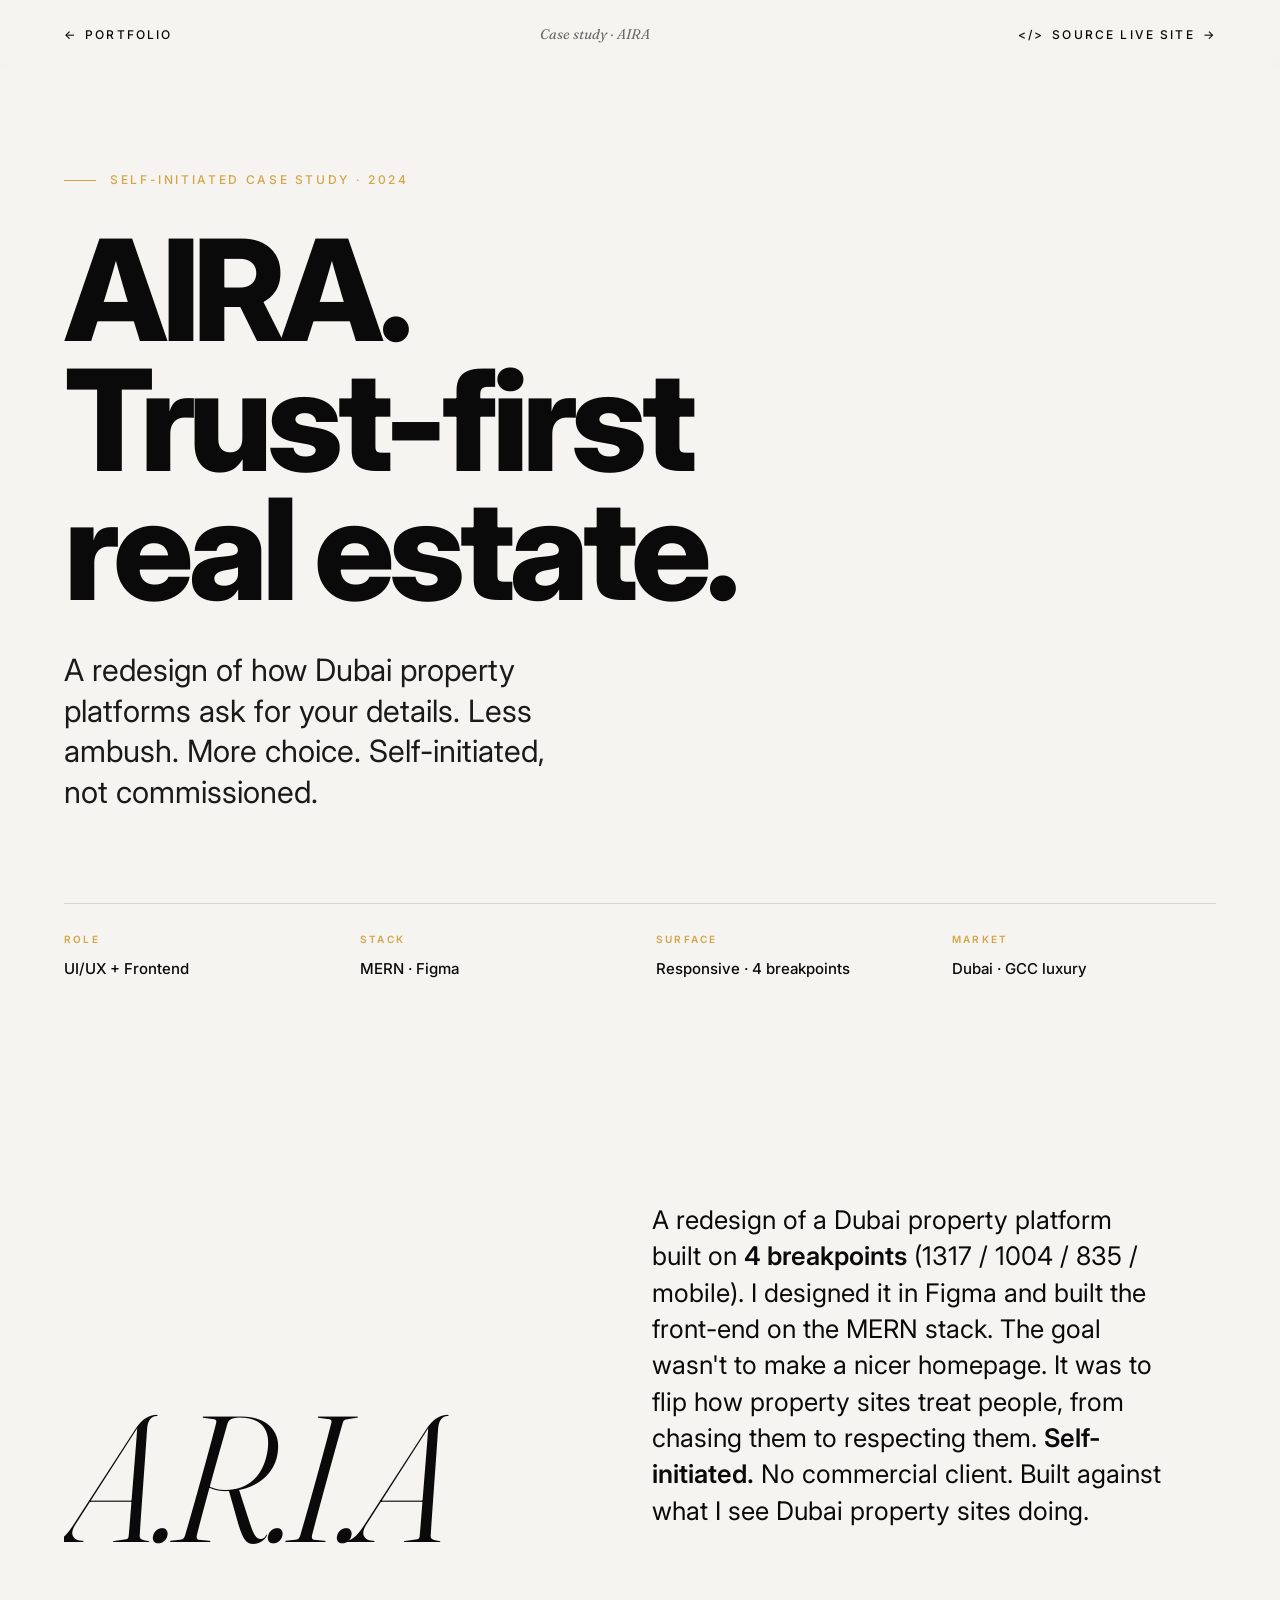
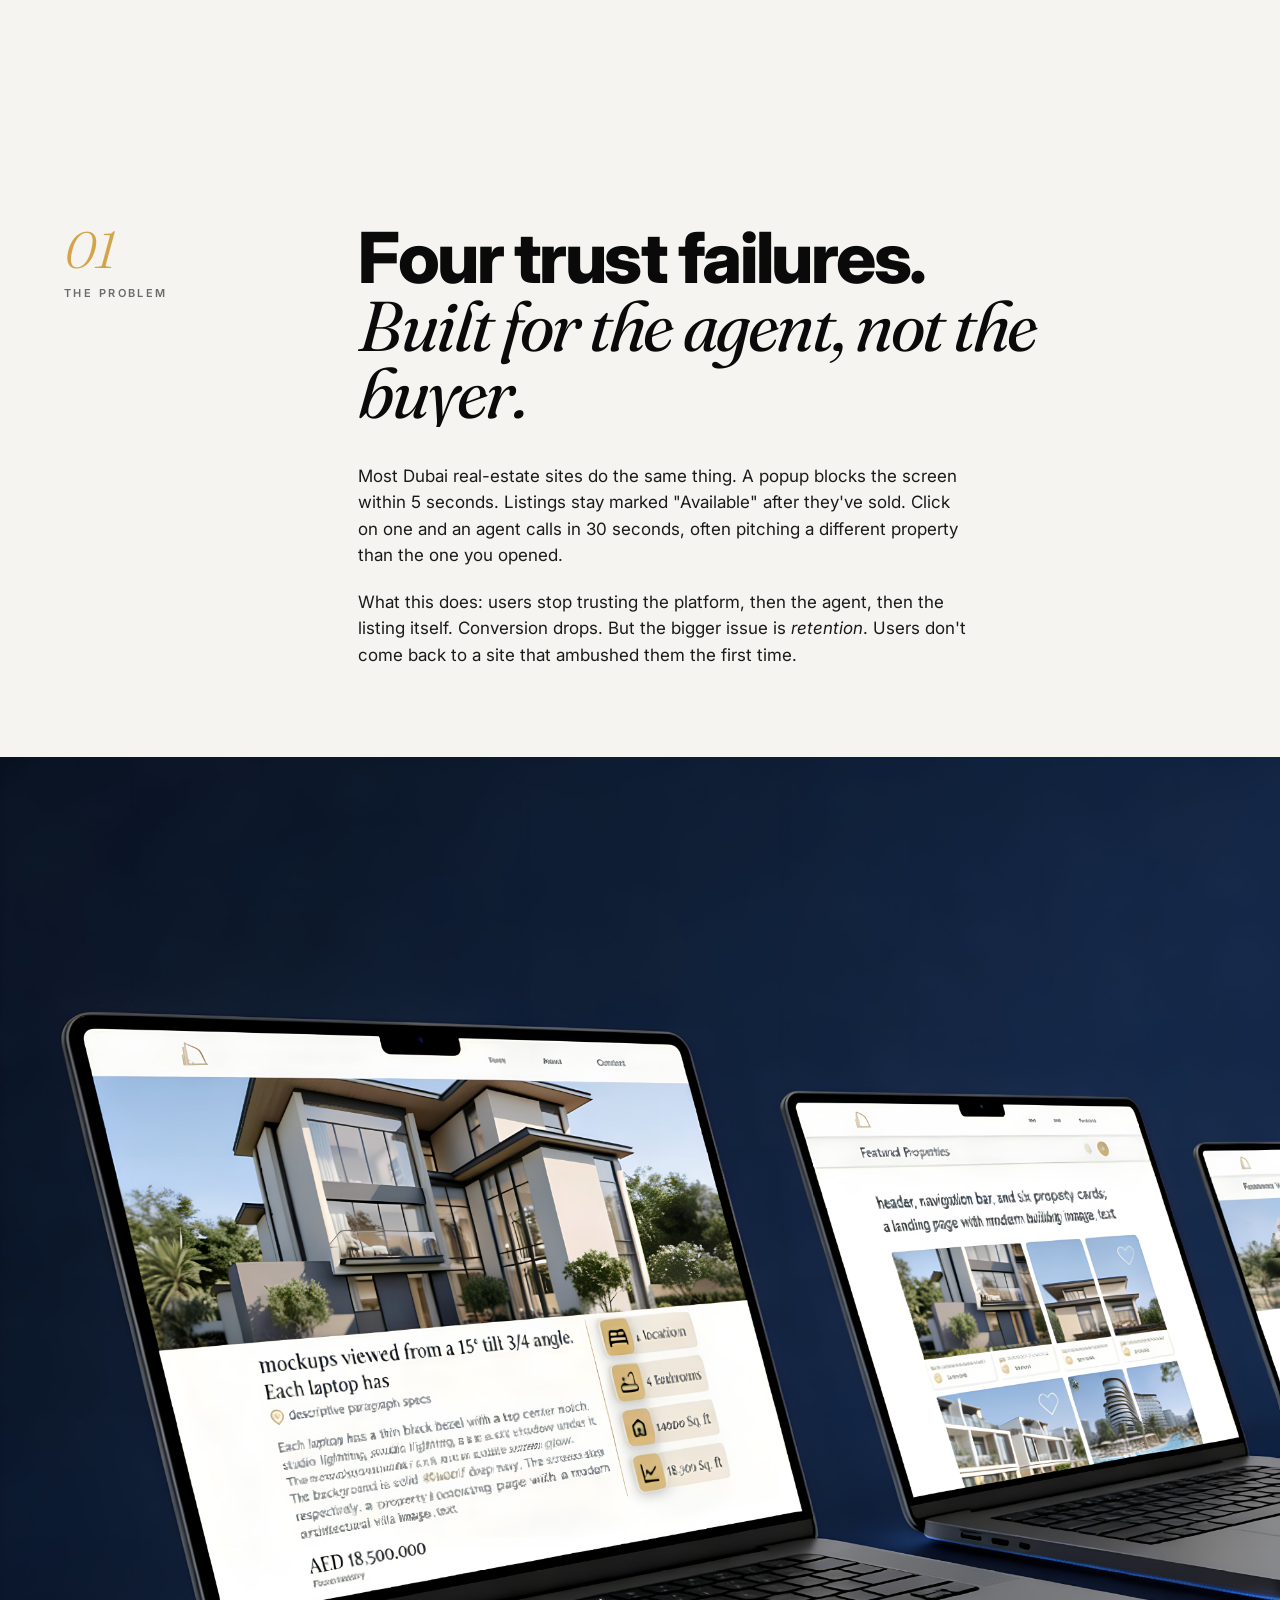
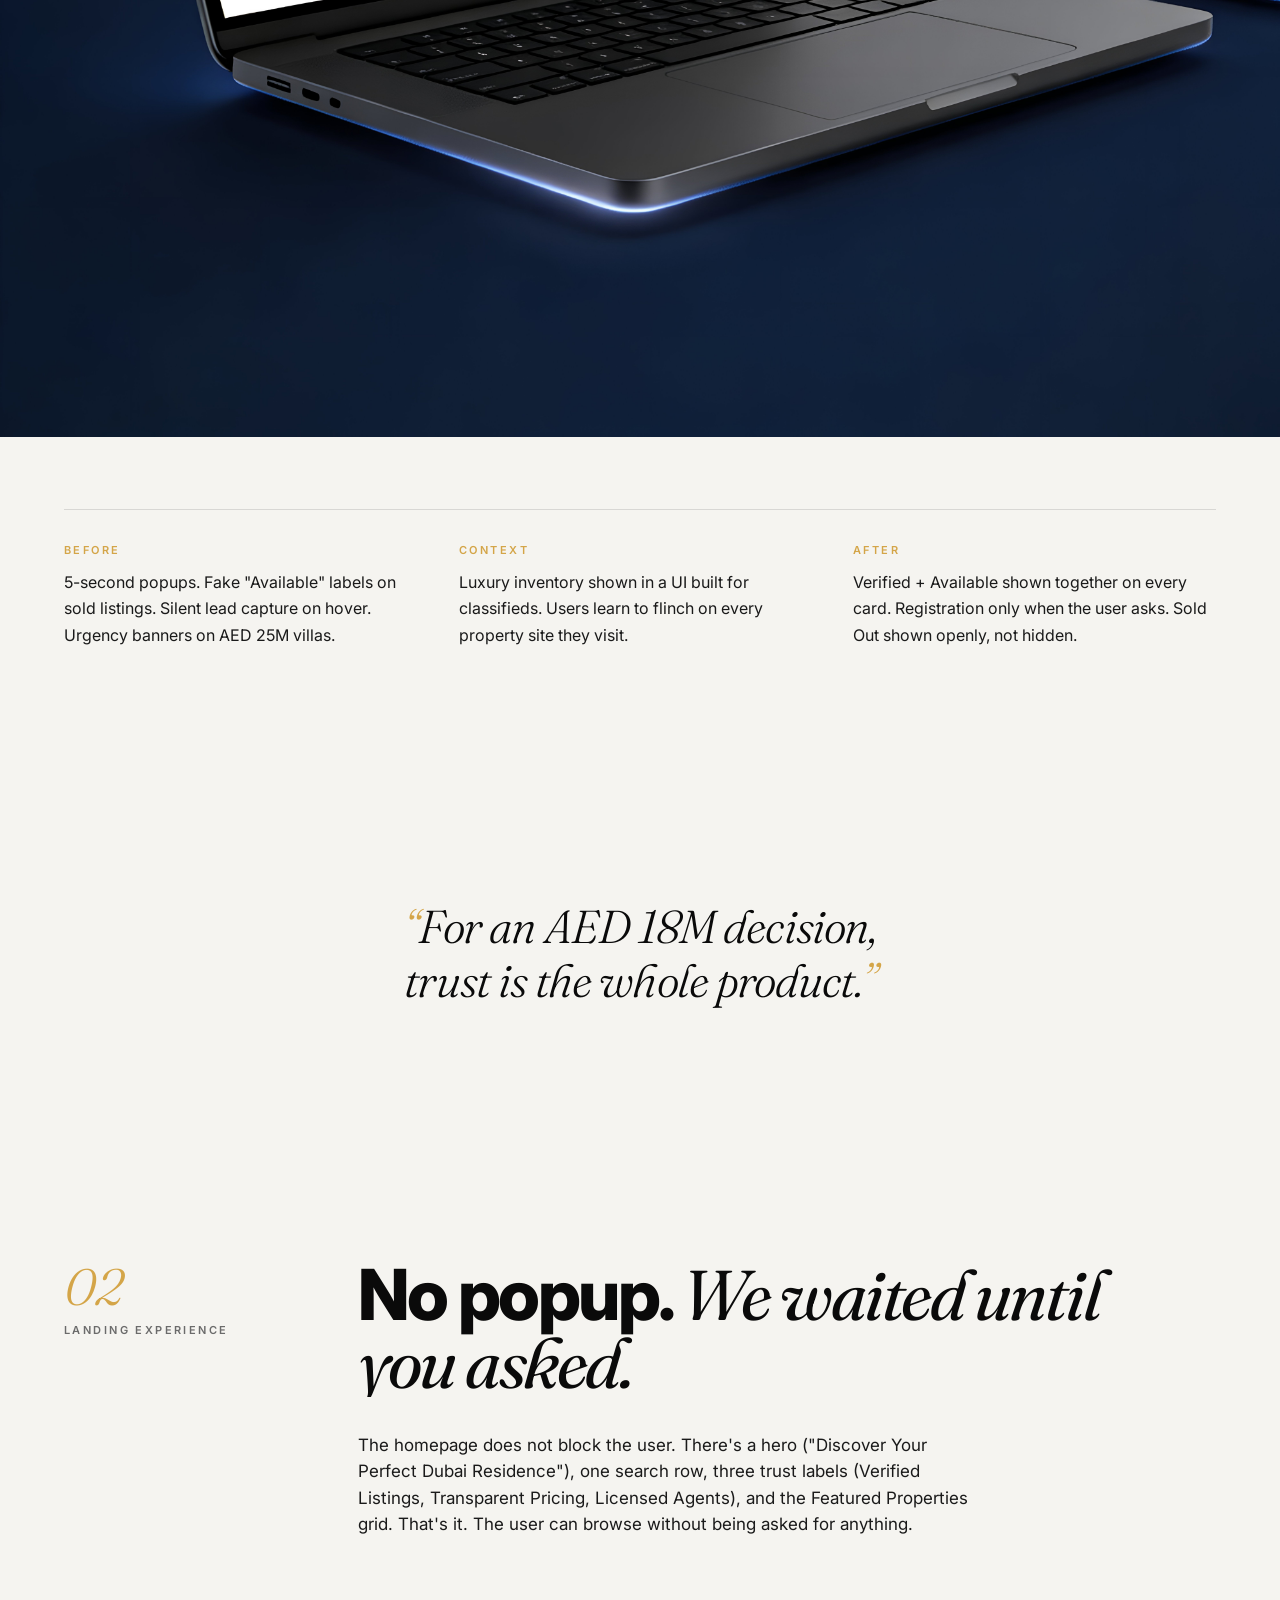
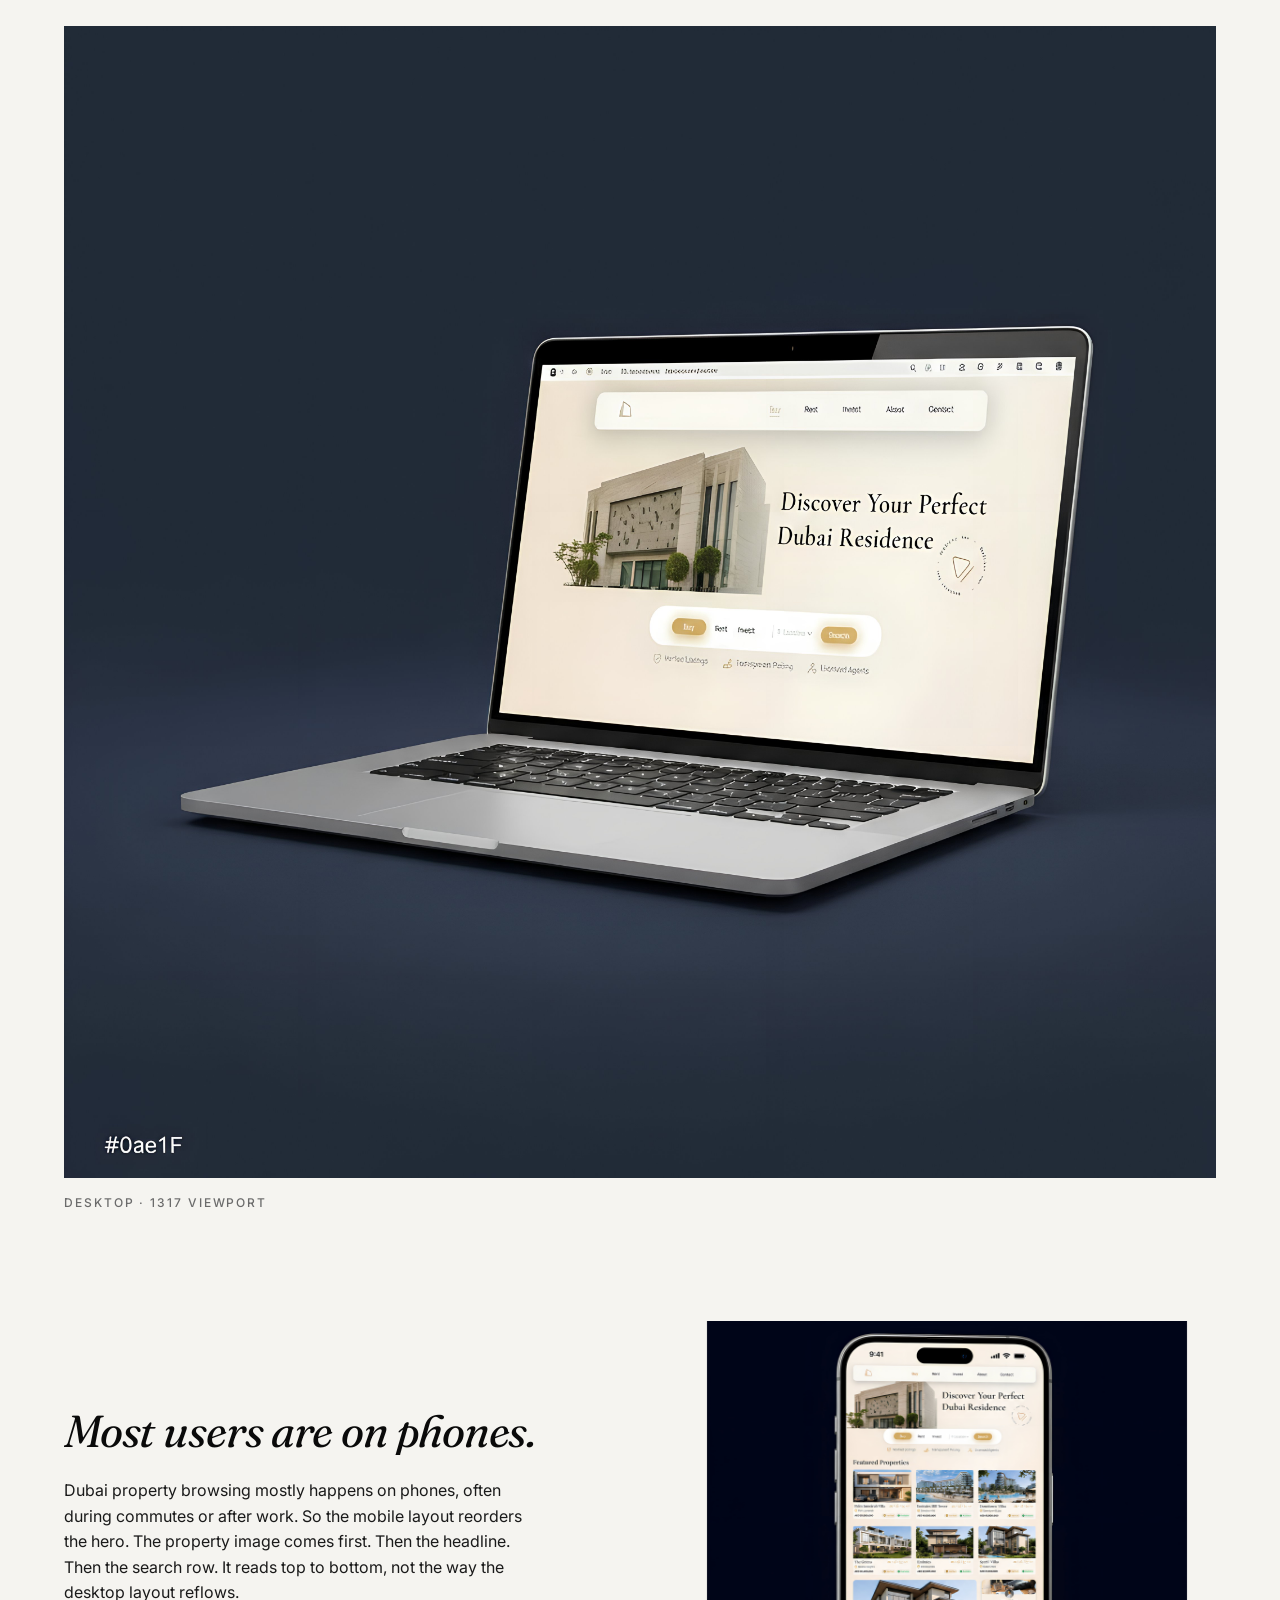
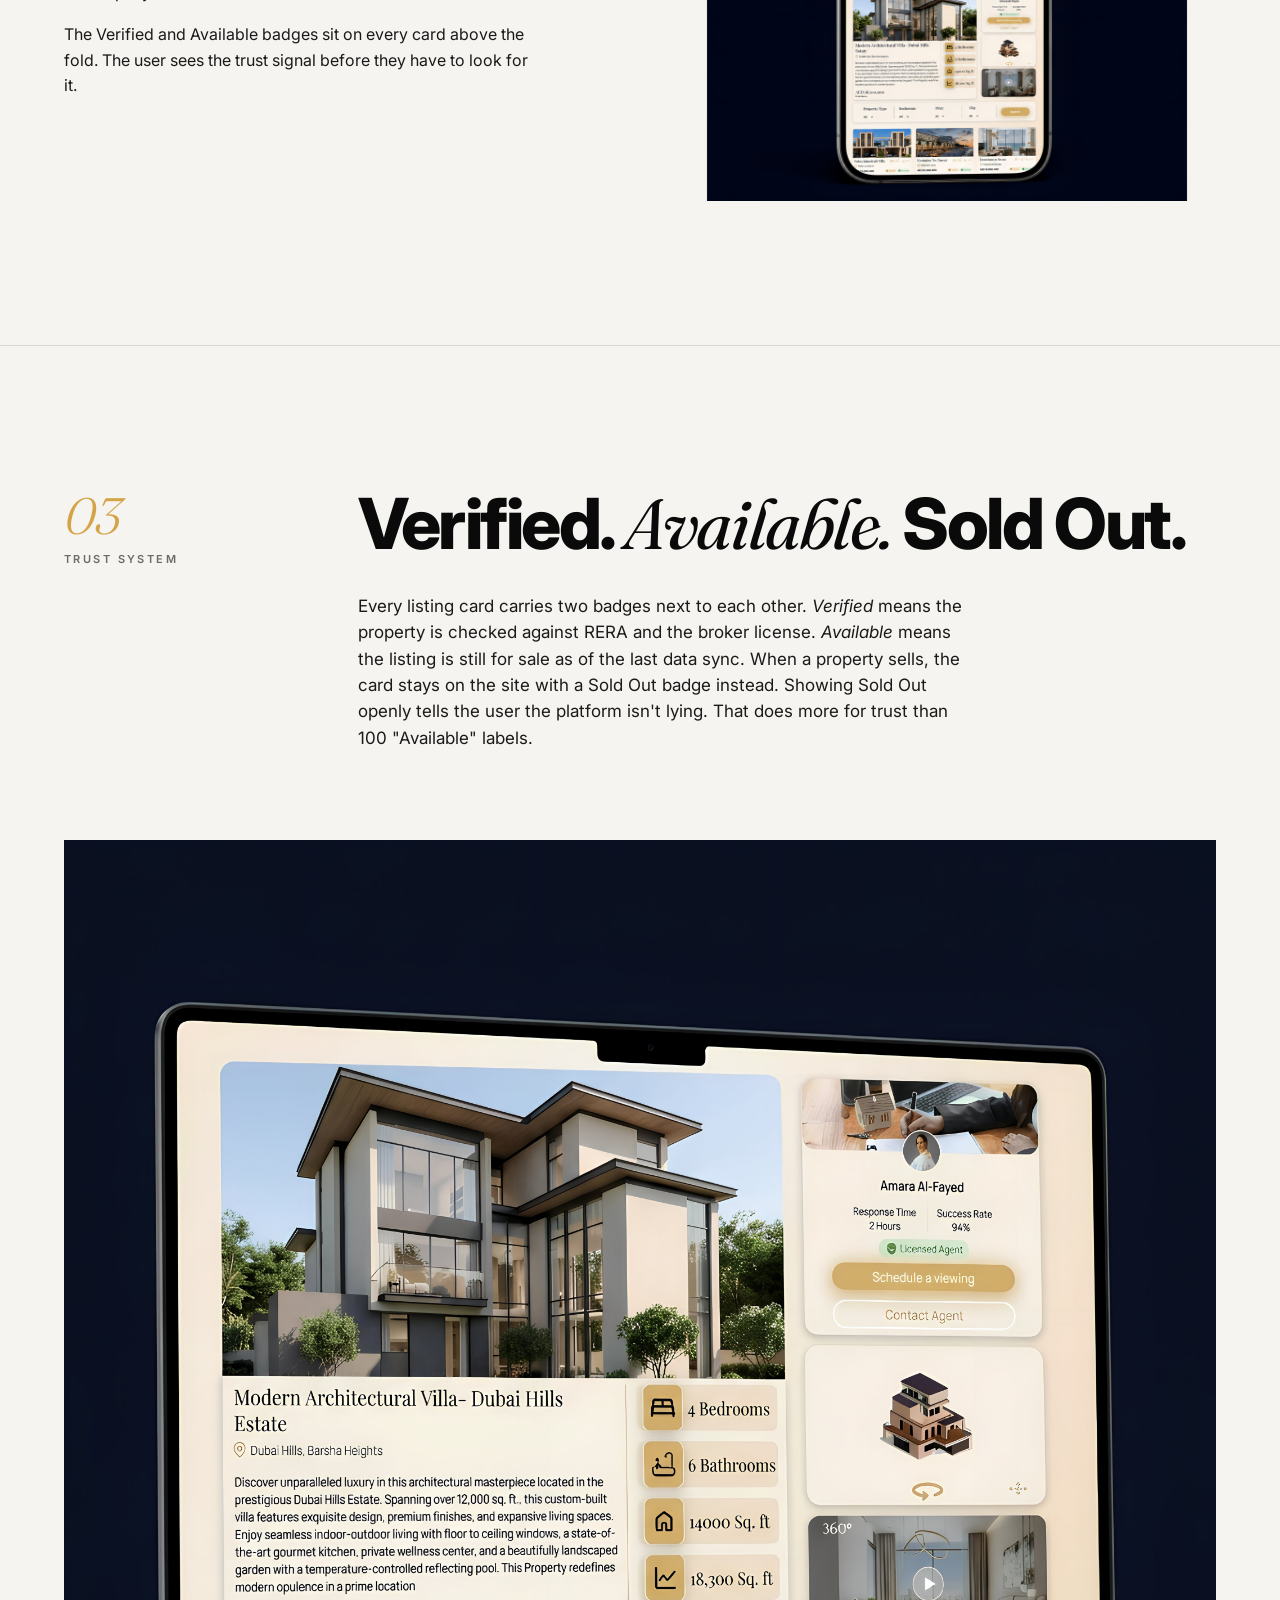
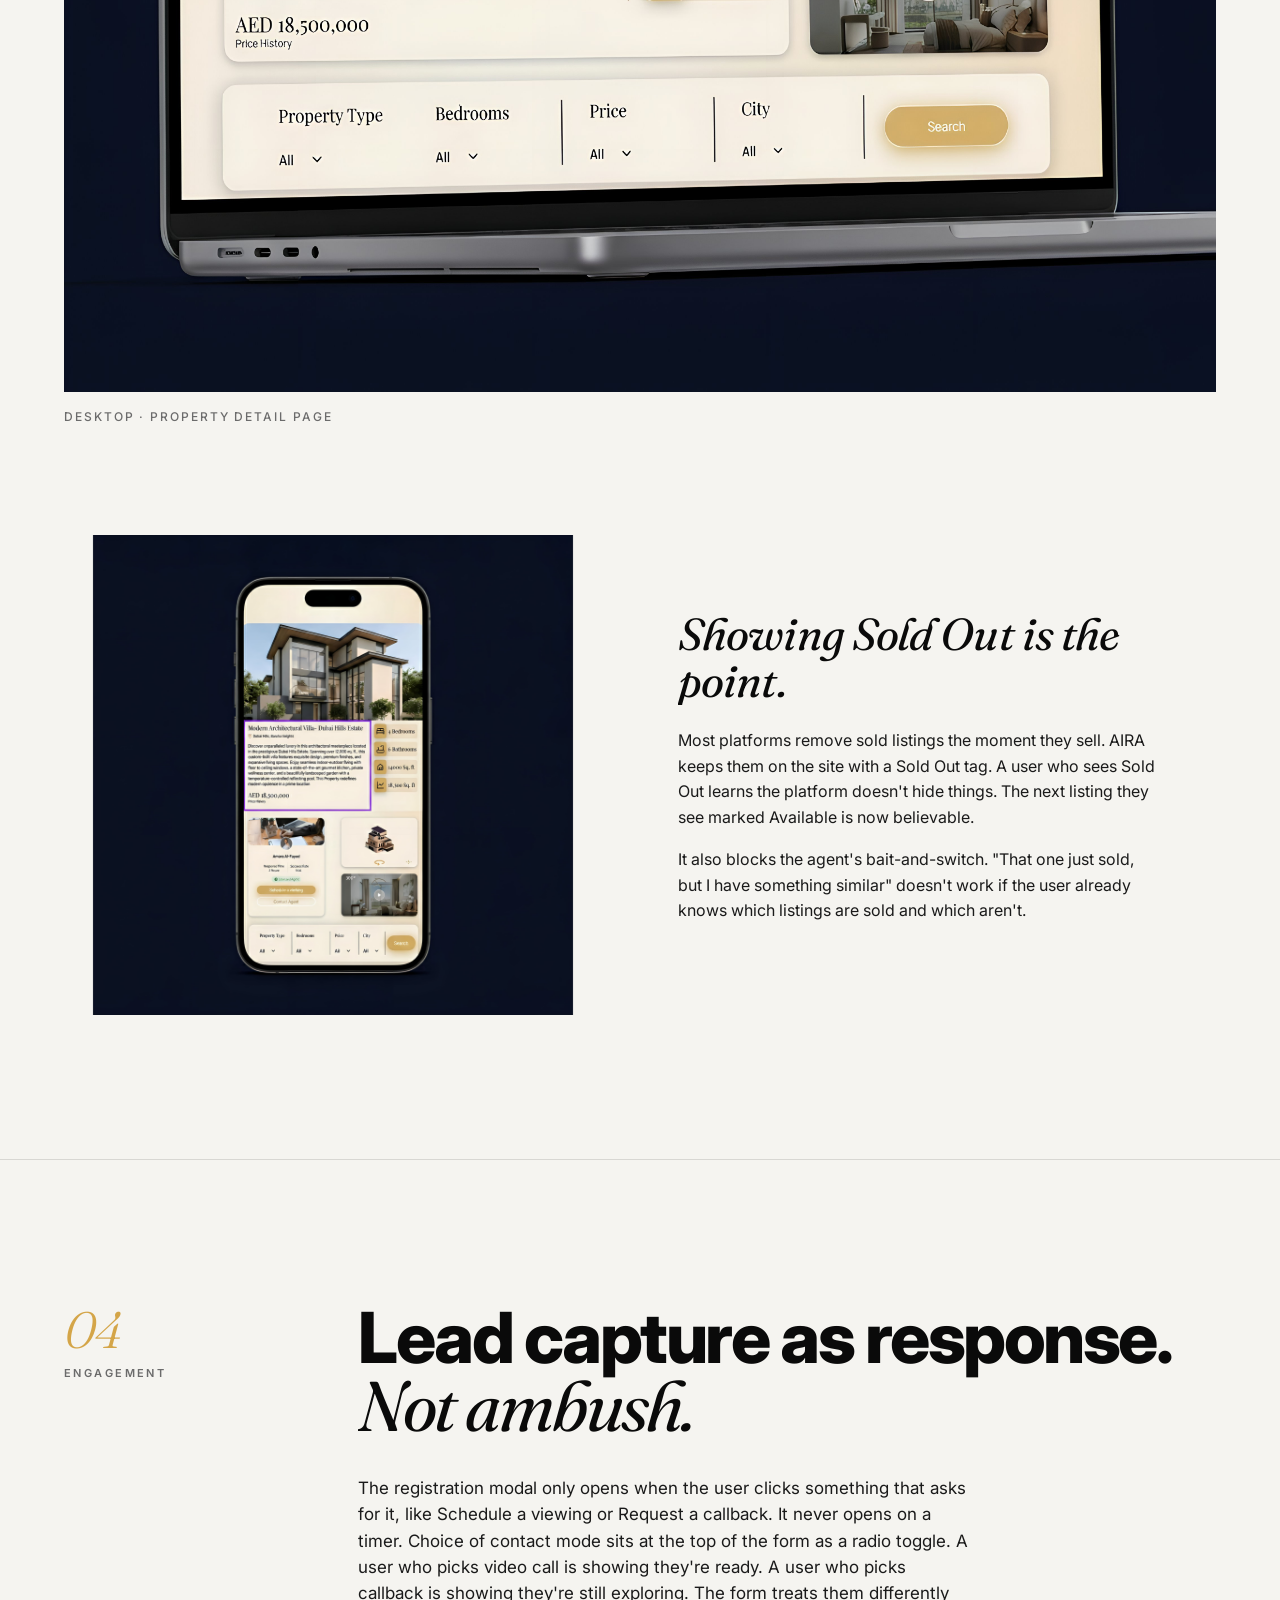
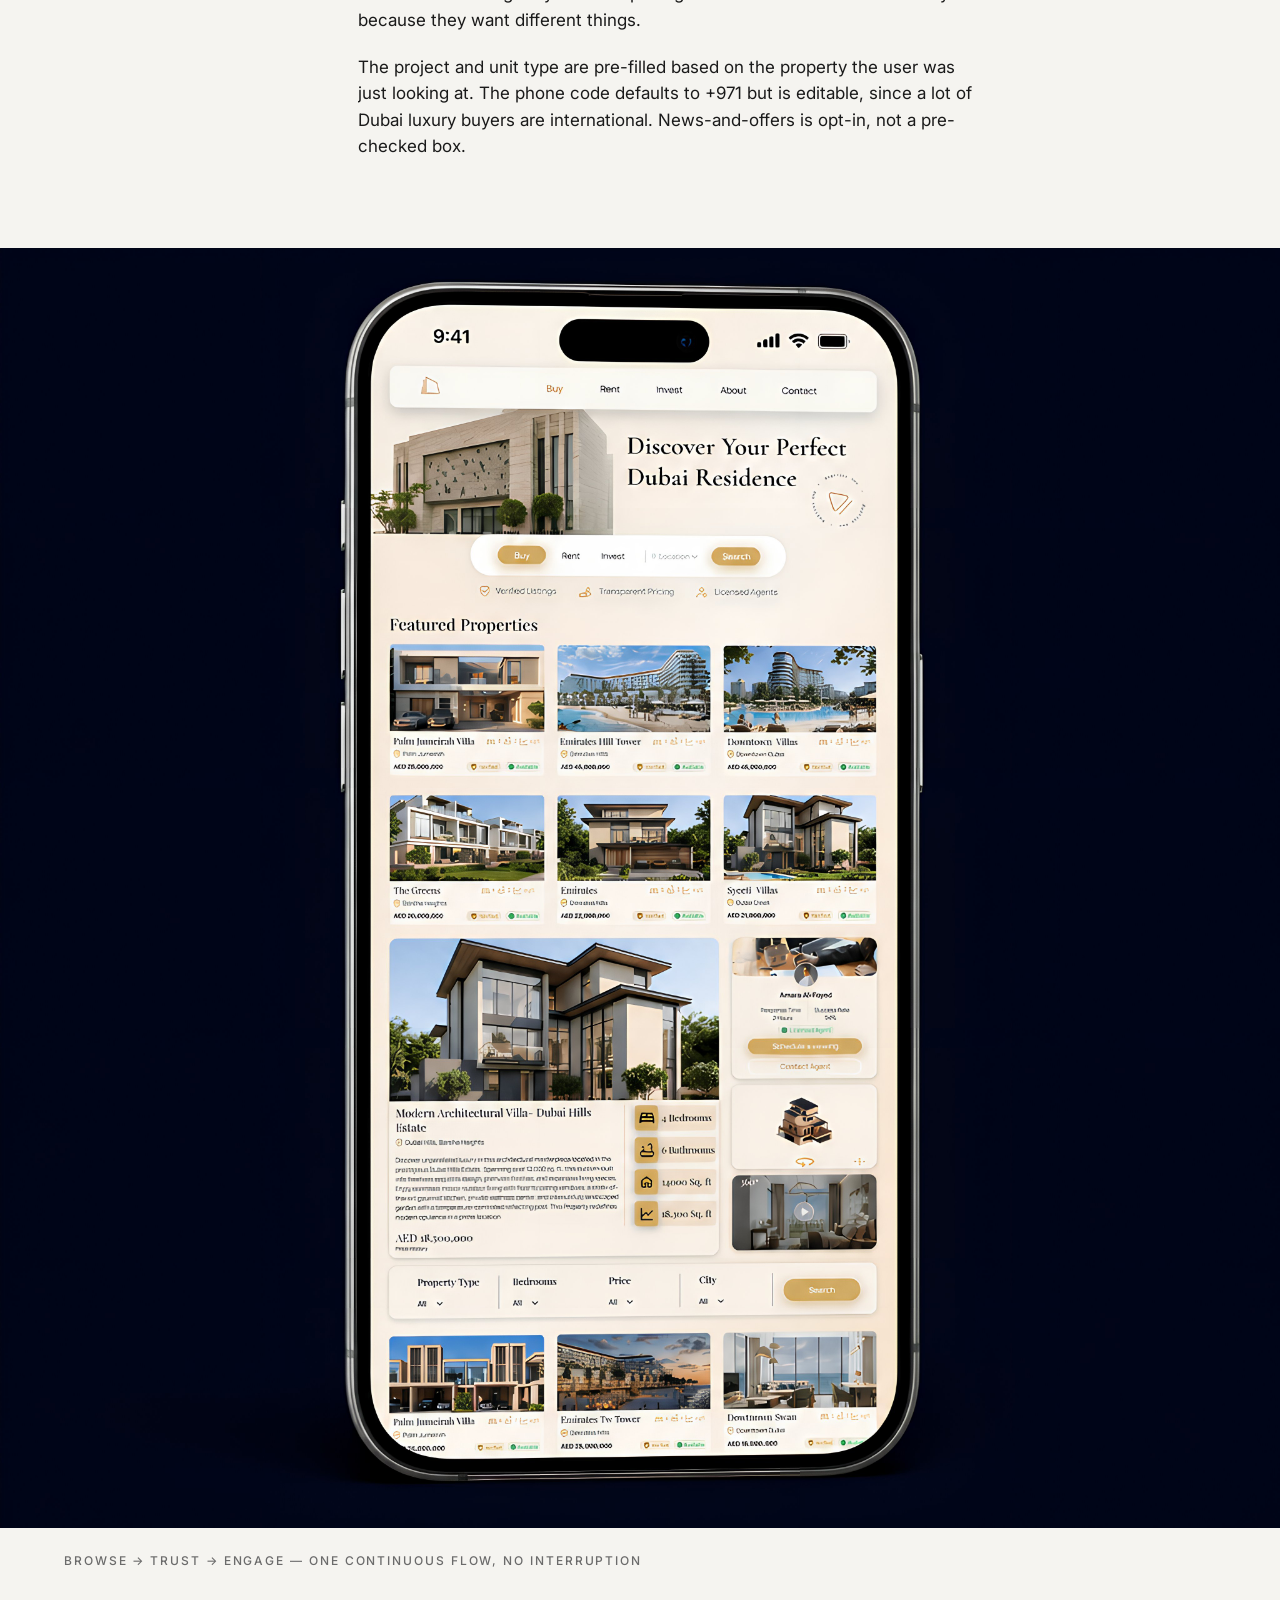
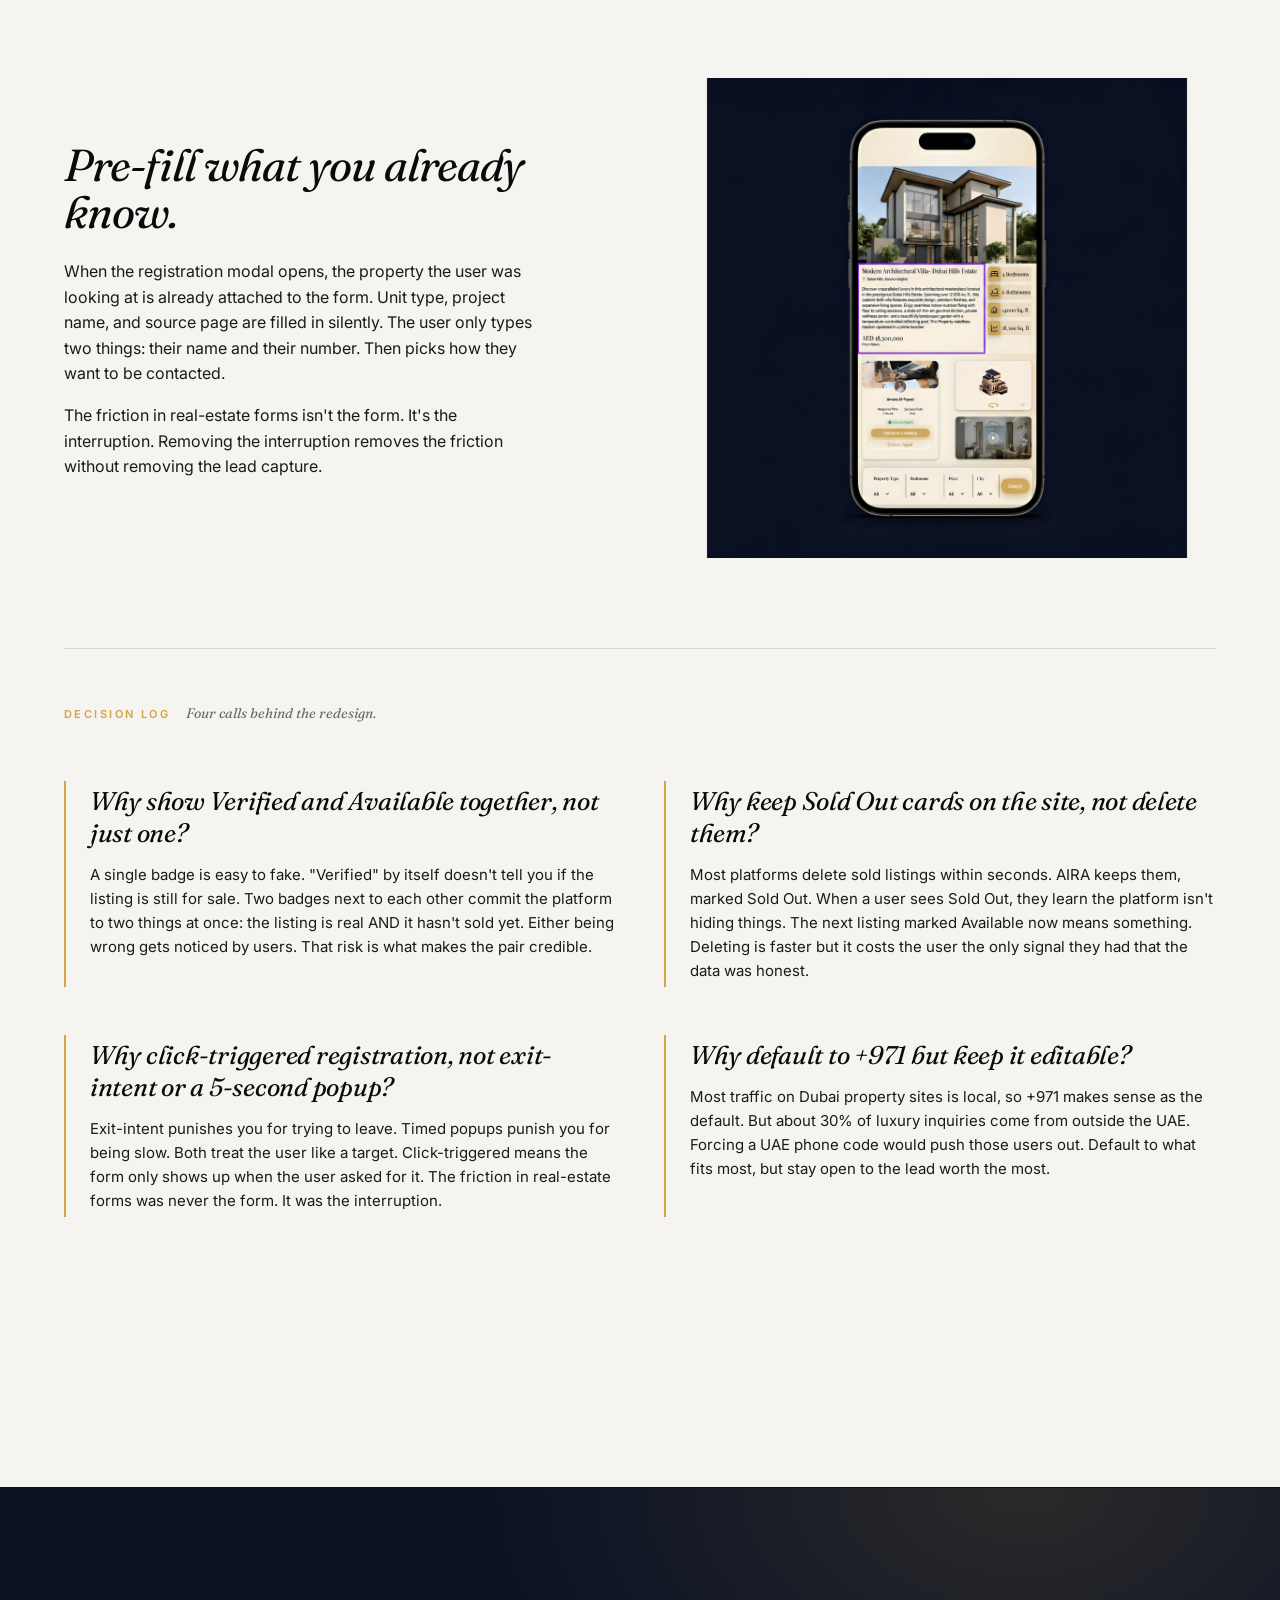
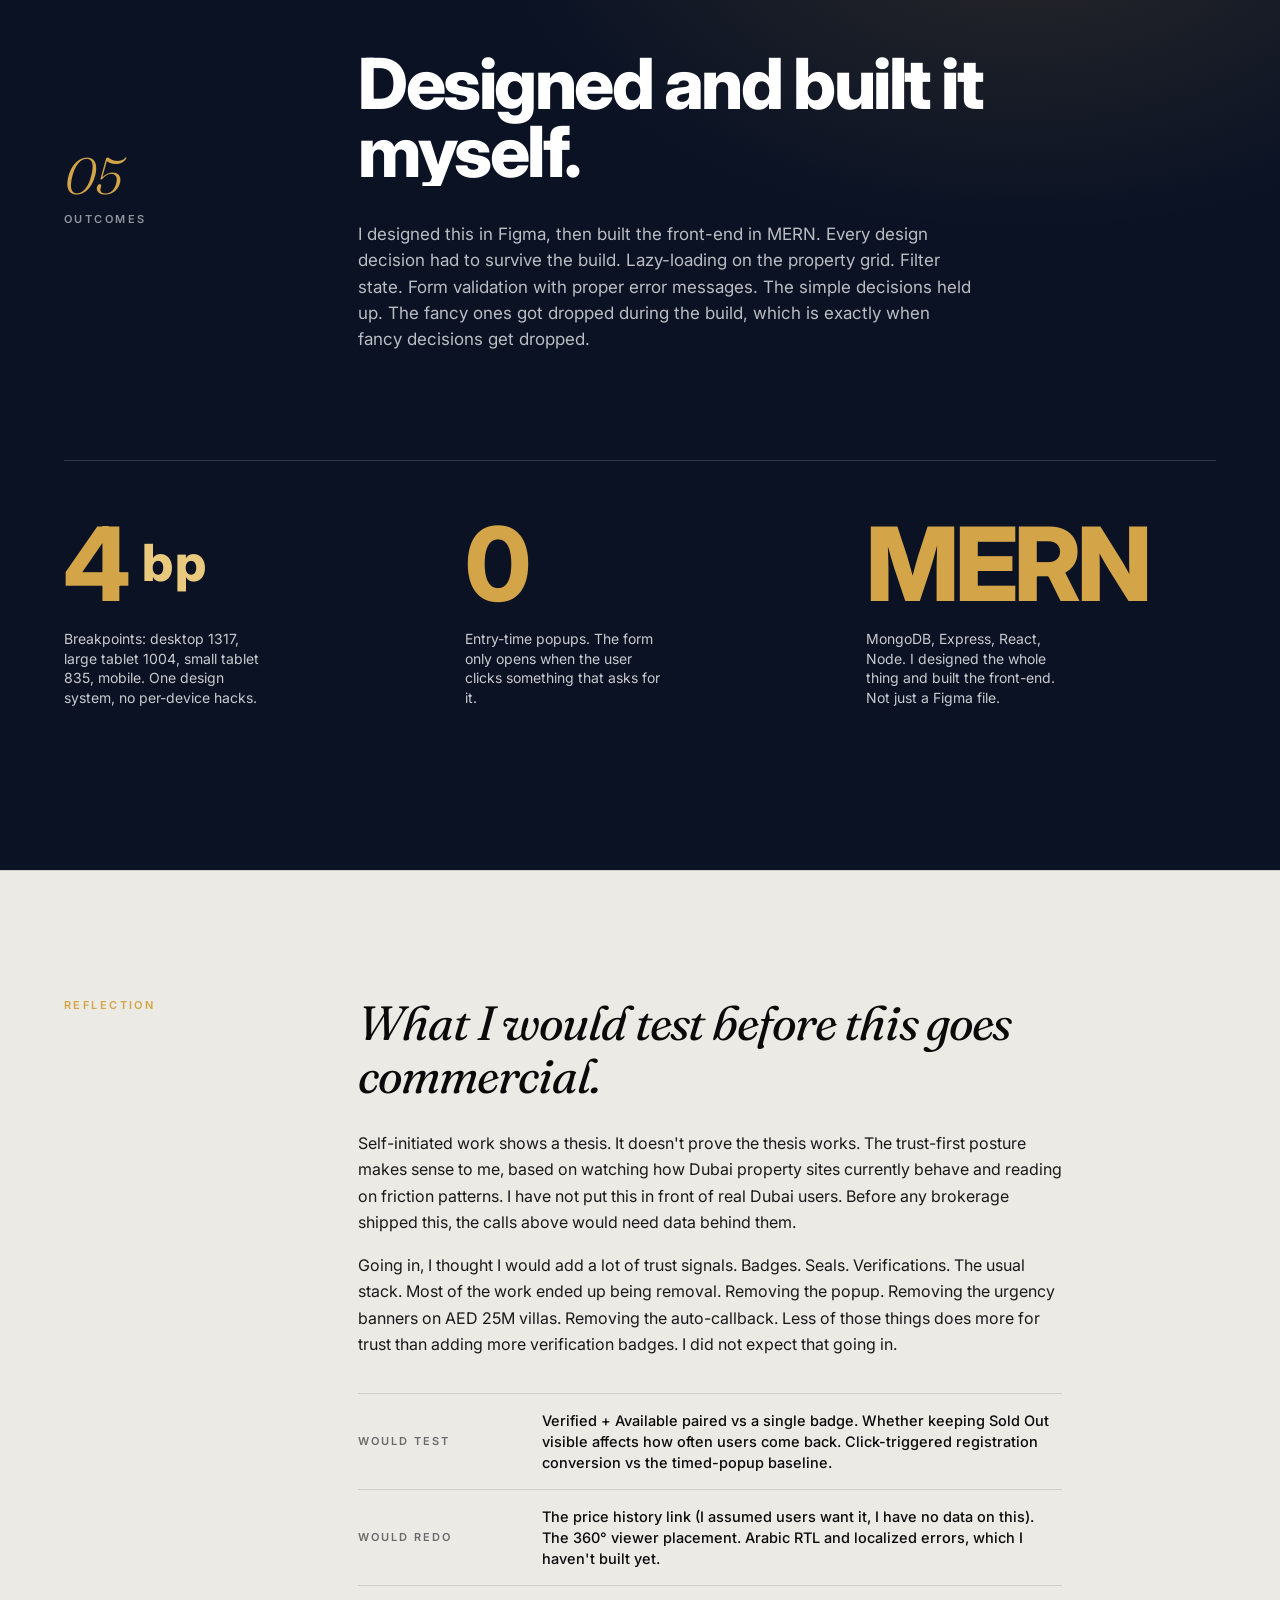
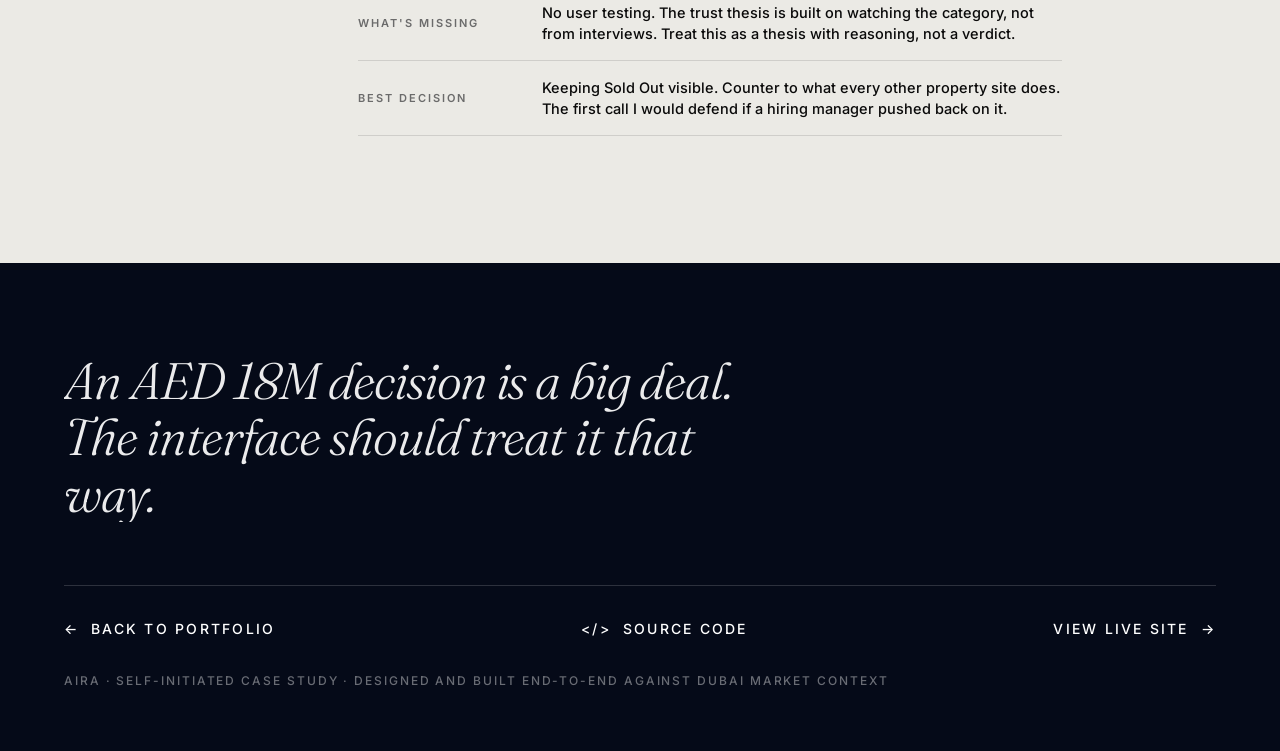
<file: portfolio-fe/project-aira.html>
<!DOCTYPE html>
<html lang="en">
<head>
<meta charset="UTF-8">
<meta name="viewport" content="width=device-width, initial-scale=1, viewport-fit=cover">
<meta name="description" content="Case study: AIRA — a trust-first real estate platform for Dubai, replacing aggressive lead capture with user-controlled engagement.">
<title>AIRA · Case Study — Jenish Karki</title>

<link rel="preconnect" href="https://fonts.googleapis.com">
<link rel="preconnect" href="https://fonts.gstatic.com" crossorigin>
<link href="https://fonts.googleapis.com/css2?family=Inter:wght@300;400;500;600;700;800;900&family=Fraunces:opsz,wght@9..144,300;9..144,400;9..144,500;9..144,700;9..144,800&display=swap" rel="stylesheet">

<style>
/* ============================================================
   AIRA CASE STUDY — scoped under .bkvm-page
   Typography: editorial magazine. Layout: Porsche-style stagger.
   (Shares the BKVM case-study chassis for visual consistency.)
   ============================================================ */

.bkvm-page,
.bkvm-page * {
  box-sizing: border-box;
}

.bkvm-page {
  --bg: #f5f4f0;
  --bg-2: #ebeae5;
  --bg-dark: #0a1224;
  --bg-dark-2: #050a18;
  --ink: #0a0a0a;
  --ink-2: #1a1a1a;
  --ink-mute: #6b6b6b;
  --ink-faint: #9a9a9a;
  --rule: rgba(10, 10, 10, 0.12);
  --rule-strong: rgba(10, 10, 10, 0.32);
  --gold: #d4a548;
  --gold-soft: #e8c97e;
  --navy: #1a3050;
  --red: #c2362b;
  --green: #1f7a3d;
  --serif: 'Fraunces', 'Times New Roman', serif;
  --sans: 'Inter', -apple-system, BlinkMacSystemFont, 'Segoe UI', sans-serif;
  --ease: cubic-bezier(0.4, 0, 0.2, 1);
  --ease-out: cubic-bezier(0.22, 1, 0.36, 1);

  margin: 0;
  background: var(--bg);
  color: var(--ink);
  font-family: var(--sans);
  font-size: 17px;
  line-height: 1.55;
  -webkit-font-smoothing: antialiased;
  -moz-osx-font-smoothing: grayscale;
  text-rendering: optimizeLegibility;
  overflow-x: hidden;
}

html { scroll-behavior: smooth; }

/* Selection */
.bkvm-page ::selection { background: var(--gold); color: var(--ink); }

/* ===== Top nav (fixed) ===== */
.bkvm-nav {
  position: fixed;
  inset: 0 0 auto 0;
  z-index: 100;
  display: flex;
  justify-content: space-between;
  align-items: center;
  padding: 24px max(5vw, 32px);
  background: linear-gradient(180deg, rgba(245, 244, 240, 0.96), rgba(245, 244, 240, 0));
  backdrop-filter: saturate(140%) blur(8px);
  -webkit-backdrop-filter: saturate(140%) blur(8px);
  font-size: 12px;
  letter-spacing: 0.18em;
  text-transform: uppercase;
  font-weight: 500;
  transition: padding 0.4s var(--ease);
}
.bkvm-nav a {
  color: var(--ink);
  text-decoration: none;
  position: relative;
  display: inline-flex;
  align-items: center;
  gap: 8px;
  transition: opacity 0.2s var(--ease);
}
.bkvm-nav a:hover { opacity: 0.5; }
.bkvm-nav .center {
  font-family: var(--serif);
  font-style: italic;
  font-weight: 400;
  text-transform: none;
  letter-spacing: 0;
  font-size: 14px;
  color: var(--ink-mute);
}
@media (max-width: 720px) {
  .bkvm-nav { padding: 16px 20px; font-size: 10px; }
  .bkvm-nav .center { display: none; }
}

/* ===== HERO ===== */
.hero {
  min-height: 100svh;
  padding: clamp(120px, 18vh, 200px) max(5vw, 32px) clamp(48px, 8vh, 96px);
  display: flex;
  flex-direction: column;
  justify-content: space-between;
  position: relative;
}

.hero .eyebrow {
  font-size: 12px;
  letter-spacing: 0.22em;
  text-transform: uppercase;
  font-weight: 500;
  color: var(--gold);
  margin-bottom: clamp(28px, 4vh, 56px);
  display: inline-flex;
  align-items: center;
  gap: 14px;
}
.hero .eyebrow::before {
  content: '';
  width: 32px;
  height: 1px;
  background: var(--gold);
  display: inline-block;
}

.hero h1 {
  font-size: clamp(56px, 11vw, 168px);
  line-height: 0.92;
  letter-spacing: -0.045em;
  font-weight: 800;
  margin: 0 0 clamp(28px, 4vh, 48px);
  max-width: 14ch;
  font-feature-settings: 'ss01';
}

.hero .lede {
  font-size: clamp(20px, 2.4vw, 32px);
  line-height: 1.32;
  font-weight: 400;
  color: var(--ink-2);
  max-width: 28ch;
  margin: 0;
}
.hero .lede em {
  font-family: var(--serif);
  font-style: italic;
  font-weight: 400;
  color: var(--ink);
}

.hero-meta {
  display: grid;
  grid-template-columns: repeat(4, 1fr);
  gap: 32px;
  border-top: 1px solid var(--rule);
  padding-top: 28px;
  margin-top: clamp(64px, 10vh, 120px);
}
.hero-meta .cell .label {
  display: block;
  font-size: 10px;
  letter-spacing: 0.22em;
  text-transform: uppercase;
  color: var(--gold);
  font-weight: 600;
  margin-bottom: 10px;
}
.hero-meta .cell .value {
  display: block;
  font-size: 15px;
  font-weight: 500;
  color: var(--ink);
  line-height: 1.4;
}
@media (max-width: 720px) {
  .hero-meta { grid-template-columns: repeat(2, 1fr); gap: 20px; }
}

/* ===== Intro lede block (post-hero, like Porsche f03) ===== */
.intro-block {
  padding: clamp(80px, 14vh, 180px) max(5vw, 32px) clamp(80px, 14vh, 180px);
  display: grid;
  grid-template-columns: repeat(12, 1fr);
  gap: 24px;
}
.intro-block .body {
  grid-column: 7 / -1;
  font-size: clamp(20px, 2vw, 28px);
  line-height: 1.42;
  font-weight: 400;
  color: var(--ink);
  max-width: 32ch;
}
.intro-block .body strong {
  font-weight: 600;
}
.intro-block .marker {
  grid-column: 1 / 7;
  align-self: end;
  font-family: var(--serif);
  font-weight: 300;
  font-size: clamp(80px, 14vw, 220px);
  line-height: 0.85;
  color: var(--ink);
  letter-spacing: -0.04em;
  font-style: italic;
}
@media (max-width: 900px) {
  .intro-block .body { grid-column: 1 / -1; font-size: 22px; }
  .intro-block .marker { display: none; }
}

/* ===== Section base ===== */
.section {
  padding: clamp(96px, 16vh, 200px) max(5vw, 32px);
  position: relative;
}
.section + .section {
  border-top: 1px solid var(--rule);
}

.section-head {
  display: grid;
  grid-template-columns: repeat(12, 1fr);
  gap: 24px;
  margin-bottom: clamp(56px, 8vh, 112px);
}
.section-meta {
  grid-column: 1 / 4;
  display: flex;
  flex-direction: column;
  gap: 10px;
  position: sticky;
  top: 100px;
  align-self: start;
}
.section-meta .num {
  font-family: var(--serif);
  font-style: italic;
  font-weight: 300;
  font-size: clamp(36px, 4vw, 64px);
  line-height: 1;
  color: var(--gold);
  letter-spacing: -0.02em;
}
.section-meta .label {
  font-size: 11px;
  letter-spacing: 0.22em;
  text-transform: uppercase;
  font-weight: 600;
  color: var(--ink-mute);
}

.section-title {
  grid-column: 4 / -1;
}
.section-title h2 {
  font-size: clamp(36px, 5.5vw, 84px);
  line-height: 0.96;
  letter-spacing: -0.035em;
  font-weight: 800;
  margin: 0 0 clamp(28px, 4vh, 40px);
  max-width: 18ch;
}
.section-title h2 em {
  font-family: var(--serif);
  font-style: italic;
  font-weight: 400;
}
.section-title .body {
  font-size: clamp(17px, 1.3vw, 20px);
  line-height: 1.55;
  color: var(--ink-2);
  max-width: 56ch;
}
.section-title .body + .body { margin-top: 1.2em; }

@media (max-width: 900px) {
  .section-head { gap: 16px; }
  .section-meta { grid-column: 1 / -1; flex-direction: row; align-items: baseline; gap: 16px; position: static; margin-bottom: 12px; }
  .section-meta .num { font-size: 28px; }
  .section-title { grid-column: 1 / -1; }
}

/* ===== Image figures ===== */
.figure {
  margin: 0;
  position: relative;
}
.figure img {
  display: block;
  width: 100%;
  height: auto;
}
.figure figcaption {
  margin-top: 16px;
  font-size: 12px;
  letter-spacing: 0.16em;
  text-transform: uppercase;
  color: var(--ink-mute);
  font-weight: 500;
}

/* Full-bleed (page-wide) image */
.figure.full {
  margin-left: calc(-1 * max(5vw, 32px));
  margin-right: calc(-1 * max(5vw, 32px));
}

/* Wide hero image (slightly inset) */
.figure.wide {
  max-width: 1400px;
  margin-left: auto;
  margin-right: auto;
}

/* Card image (offset / inset) */
.figure.card img {
  border-radius: 4px;
  box-shadow: 0 24px 64px -32px rgba(0, 0, 0, 0.18);
}

/* ===== Two-column "split" — text + phone mockup ===== */
.split {
  display: grid;
  grid-template-columns: repeat(12, 1fr);
  gap: clamp(40px, 6vw, 96px);
  align-items: center;
  margin-top: clamp(80px, 12vh, 160px);
}
.split.--reverse > .split-text { grid-column: 7 / -1; order: 2; }
.split.--reverse > .split-image { grid-column: 1 / 7; order: 1; }
.split-text { grid-column: 1 / 7; }
.split-text h3 {
  font-family: var(--serif);
  font-weight: 400;
  font-style: italic;
  font-size: clamp(28px, 3.5vw, 52px);
  line-height: 1.05;
  letter-spacing: -0.02em;
  margin: 0 0 24px;
  max-width: 18ch;
}
.split-text .body {
  font-size: clamp(16px, 1.2vw, 19px);
  line-height: 1.6;
  color: var(--ink-2);
  max-width: 48ch;
}
.split-text .body + .body { margin-top: 1em; }
.split-image { grid-column: 7 / -1; }
.split-image img {
  display: block;
  width: 100%;
  max-width: 480px;
  margin: 0 auto;
  height: auto;
}

@media (max-width: 900px) {
  .split { grid-template-columns: 1fr; gap: 48px; }
  .split-text, .split-image,
  .split.--reverse > .split-text, .split.--reverse > .split-image { grid-column: 1 / -1; order: unset; }
  .split-image img { max-width: 360px; }
}

/* ===== Pull-quote / accent ===== */
.pull {
  font-family: var(--serif);
  font-weight: 300;
  font-style: italic;
  font-size: clamp(28px, 3.6vw, 56px);
  line-height: 1.18;
  letter-spacing: -0.02em;
  color: var(--ink);
  max-width: 22ch;
  margin: clamp(80px, 12vh, 160px) auto;
  text-align: center;
  padding: 0 max(5vw, 24px);
}
.pull::before, .pull::after { color: var(--gold); }
.pull::before { content: '“'; }
.pull::after  { content: '”'; }

/* ===== Outcomes / stats ===== */
.outcomes {
  background: var(--bg-dark);
  color: #fff;
  padding: clamp(120px, 18vh, 220px) max(5vw, 32px);
  margin-top: clamp(96px, 14vh, 160px);
  position: relative;
  overflow: hidden;
}
.outcomes::before {
  content: '';
  position: absolute;
  inset: 0;
  background: radial-gradient(60% 50% at 80% 0%, rgba(212, 165, 72, 0.16), transparent 70%);
  pointer-events: none;
}
.outcomes .section-head { margin-bottom: clamp(64px, 10vh, 128px); }
.outcomes .section-meta .num { color: var(--gold); }
.outcomes .section-meta .label { color: rgba(255, 255, 255, 0.55); }
.outcomes .section-title h2 { color: #fff; }
.outcomes .section-title .body { color: rgba(255, 255, 255, 0.72); }

.stats {
  display: grid;
  grid-template-columns: repeat(3, 1fr);
  gap: clamp(32px, 4vw, 80px);
  border-top: 1px solid rgba(255, 255, 255, 0.16);
  padding-top: clamp(48px, 6vh, 80px);
  position: relative;
  z-index: 1;
}
.stat .num {
  display: block;
  font-size: clamp(56px, 8vw, 128px);
  line-height: 0.96;
  letter-spacing: -0.04em;
  font-weight: 800;
  color: var(--gold);
  margin-bottom: 16px;
  font-feature-settings: 'tnum' on, 'lnum' on;
}
.stat .label {
  display: block;
  font-size: 14px;
  line-height: 1.4;
  color: rgba(255, 255, 255, 0.78);
  max-width: 22ch;
}
@media (max-width: 720px) {
  .stats { grid-template-columns: 1fr; gap: 40px; }
}

/* ===== Footer / next ===== */
.bkvm-footer {
  background: var(--bg-dark-2);
  color: #fff;
  padding: clamp(64px, 10vh, 120px) max(5vw, 32px) 48px;
}
.bkvm-footer .row {
  display: flex;
  justify-content: space-between;
  align-items: center;
  gap: 32px;
  flex-wrap: wrap;
  border-top: 1px solid rgba(255, 255, 255, 0.16);
  padding-top: 32px;
}
.bkvm-footer a {
  color: #fff;
  text-decoration: none;
  font-size: 14px;
  letter-spacing: 0.16em;
  text-transform: uppercase;
  font-weight: 500;
  display: inline-flex;
  align-items: center;
  gap: 12px;
  transition: opacity 0.2s var(--ease);
}
.bkvm-footer a:hover { opacity: 0.6; }
.bkvm-footer .lede {
  font-family: var(--serif);
  font-weight: 300;
  font-style: italic;
  font-size: clamp(28px, 4vw, 56px);
  line-height: 1.1;
  letter-spacing: -0.02em;
  margin: 0 0 64px;
  max-width: 22ch;
  color: rgba(255, 255, 255, 0.92);
}
.bkvm-footer .credit {
  font-size: 12px;
  letter-spacing: 0.16em;
  text-transform: uppercase;
  color: rgba(255, 255, 255, 0.4);
  font-weight: 500;
}

/* ===== Scroll reveal animations =====
   Hidden state ONLY applies when JS adds .js-anim to <html>.
   If JS fails for any reason, all content stays visible. */
.js-anim [data-anim] {
  opacity: 0;
  transition: opacity 1s var(--ease-out), transform 1s var(--ease-out);
  will-change: opacity, transform;
}
.js-anim [data-anim="up"]     { transform: translate3d(0, 48px, 0); }
.js-anim [data-anim="left"]   { transform: translate3d(40px, 0, 0); }
.js-anim [data-anim="fade"]   { transform: none; }
.js-anim [data-anim="reveal"] {
  opacity: 0;
  transform: translate3d(0, 40px, 0);
  transition: opacity 1.2s var(--ease-out), transform 1.2s var(--ease-out);
}
.js-anim [data-anim].in {
  opacity: 1;
  transform: none;
  clip-path: inset(0 0 0 0);
}
.js-anim [data-anim][data-delay="1"].in { transition-delay: 0.12s; }
.js-anim [data-anim][data-delay="2"].in { transition-delay: 0.24s; }
.js-anim [data-anim][data-delay="3"].in { transition-delay: 0.36s; }

@media (prefers-reduced-motion: reduce) {
  .js-anim [data-anim] {
    opacity: 1 !important;
    transform: none !important;
    clip-path: none !important;
    transition: none !important;
  }
  html { scroll-behavior: auto; }
}

/* ===== Numbered list (used in problem section) ===== */
.facts {
  display: grid;
  grid-template-columns: repeat(3, 1fr);
  gap: 32px;
  margin-top: clamp(56px, 8vh, 96px);
  padding-top: 32px;
  border-top: 1px solid var(--rule);
}
.fact .key {
  display: block;
  font-size: 11px;
  letter-spacing: 0.22em;
  text-transform: uppercase;
  font-weight: 600;
  color: var(--gold);
  margin-bottom: 10px;
}
.fact .val {
  font-size: 16px;
  line-height: 1.5;
  color: var(--ink-2);
}
@media (max-width: 900px) { .facts { grid-template-columns: 1fr; gap: 24px; } }

/* ===== Decision log — annotated UX rationale callouts =====
   Research-driven: makes design thinking VISIBLE to recruiters
   who scan portfolios for evidence of reasoning, not just craft. */
.decisions {
  display: grid;
  grid-template-columns: repeat(2, 1fr);
  gap: clamp(28px, 4vw, 48px);
  margin-top: clamp(64px, 10vh, 120px);
  padding-top: clamp(40px, 6vh, 64px);
  border-top: 1px solid var(--rule);
}
.decisions-head {
  grid-column: 1 / -1;
  display: flex;
  align-items: baseline;
  gap: 16px;
  margin-bottom: 8px;
}
.decisions-head .key {
  font-size: 11px;
  letter-spacing: 0.22em;
  text-transform: uppercase;
  font-weight: 600;
  color: var(--gold);
}
.decisions-head .lede {
  font-size: 14px;
  color: var(--ink-mute);
  font-style: italic;
  font-family: var(--serif);
}
.decision {
  border-left: 2px solid var(--gold);
  padding: 4px 0 4px 24px;
}
.decision .q {
  font-family: var(--serif);
  font-style: italic;
  font-weight: 400;
  font-size: clamp(20px, 2vw, 26px);
  line-height: 1.25;
  color: var(--ink);
  margin: 0 0 14px;
  letter-spacing: -0.01em;
}
.decision .a {
  font-size: 15px;
  line-height: 1.6;
  color: var(--ink-2);
  margin: 0;
}
.decision .a strong { color: var(--ink); font-weight: 600; }
.decision .a em { font-family: var(--serif); font-style: italic; font-weight: 400; color: var(--ink); }
@media (max-width: 720px) {
  .decisions { grid-template-columns: 1fr; gap: 28px; }
  .decision { padding-left: 18px; }
  .decisions-head { flex-direction: column; gap: 4px; }
}

/* ===== Reflection — what I learned / what I'd test next =====
   Research-driven: junior portfolios that include reflection
   sections (per Aakriti Chugh model) signal growth mindset
   and honest self-assessment. Recruiters value this strongly. */
.reflection {
  padding: clamp(96px, 14vh, 180px) max(5vw, 32px);
  background: var(--bg-2);
  border-top: 1px solid var(--rule);
  display: grid;
  grid-template-columns: repeat(12, 1fr);
  gap: 24px;
}
.reflection .meta {
  grid-column: 1 / 4;
  font-size: 11px;
  letter-spacing: 0.22em;
  text-transform: uppercase;
  font-weight: 600;
  color: var(--gold);
  position: sticky;
  top: 100px;
  align-self: start;
}
.reflection .body {
  grid-column: 4 / -1;
  max-width: 64ch;
}
.reflection h3 {
  font-family: var(--serif);
  font-weight: 400;
  font-style: italic;
  font-size: clamp(28px, 4vw, 48px);
  line-height: 1.1;
  letter-spacing: -0.02em;
  margin: 0 0 28px;
  max-width: 22ch;
  color: var(--ink);
}
.reflection p {
  font-size: clamp(16px, 1.2vw, 19px);
  line-height: 1.65;
  color: var(--ink-2);
  margin: 0 0 1em;
}
.reflection p em { font-family: var(--serif); font-style: italic; }
.reflection p strong { color: var(--ink); font-weight: 600; }
.reflection ul {
  list-style: none;
  padding: 0;
  margin: 36px 0 0;
}
.reflection ul li {
  display: grid;
  grid-template-columns: 160px 1fr;
  gap: 24px;
  padding: 16px 0;
  border-top: 1px solid var(--rule);
  font-size: 14.5px;
}
.reflection ul li:last-child { border-bottom: 1px solid var(--rule); }
.reflection ul li .k {
  font-size: 11px;
  letter-spacing: 0.18em;
  text-transform: uppercase;
  font-weight: 600;
  color: var(--ink-mute);
  align-self: center;
}
.reflection ul li .v {
  color: var(--ink);
  font-weight: 500;
  line-height: 1.45;
}
@media (max-width: 900px) {
  .reflection { grid-template-columns: 1fr; }
  .reflection .meta { grid-column: 1; position: static; margin-bottom: 16px; }
  .reflection .body { grid-column: 1; }
  .reflection ul li { grid-template-columns: 1fr; gap: 4px; }
  .reflection ul li .k { font-size: 10px; }
}
</style>
</head>

<body class="bkvm-page">

<!-- ===== TOP NAV ===== -->
<nav class="bkvm-nav" aria-label="Case study navigation">
  <a href="index.html#projects" aria-label="Back to portfolio">
    <span aria-hidden="true">←</span> Portfolio
  </a>
  <span class="center">Case study · AIRA</span>
  <span class="nav-right">
    <a href="https://github.com/Jenish0000/aira-real-estate" target="_blank" rel="noopener noreferrer" aria-label="View source code on GitHub">
      <span aria-hidden="true">&lt;/&gt;</span> Source
    </a>
    <a href="https://aira-real-estate.vercel.app/" target="_blank" rel="noopener noreferrer" aria-label="Open live site in new tab">
      Live site <span aria-hidden="true">→</span>
    </a>
  </span>
</nav>

<main>

  <!-- ===== HERO ===== -->
  <section class="hero" aria-labelledby="hero-title">
    <div>
      <span class="eyebrow" data-anim="up">Self-initiated case study · 2024</span>
      <h1 id="hero-title" data-anim="up" data-delay="1">AIRA.<br>Trust-first<br>real estate.</h1>
      <p class="lede" data-anim="up" data-delay="2">A redesign of how Dubai property platforms ask for your details. Less ambush. More choice. Self-initiated, not commissioned.</p>
    </div>

    <div class="hero-meta" data-anim="fade" data-delay="3">
      <div class="cell"><span class="label">Role</span><span class="value">UI/UX + Frontend</span></div>
      <div class="cell"><span class="label">Stack</span><span class="value">MERN · Figma</span></div>
      <div class="cell"><span class="label">Surface</span><span class="value">Responsive · 4 breakpoints</span></div>
      <div class="cell"><span class="label">Market</span><span class="value">Dubai · GCC luxury</span></div>
    </div>
  </section>

  <!-- ===== INTRO LEDE ===== -->
  <section class="intro-block" aria-label="Project overview">
    <div class="marker" data-anim="up" aria-hidden="true">A.R.I.A</div>
    <p class="body" data-anim="up" data-delay="1">
      A redesign of a Dubai property platform built on <strong>4 breakpoints</strong> (1317 / 1004 / 835 / mobile). I designed it in Figma and built the front-end on the MERN stack. The goal wasn't to make a nicer homepage. It was to flip how property sites treat people, from chasing them to respecting them. <strong>Self-initiated.</strong> No commercial client. Built against what I see Dubai property sites doing.
    </p>
  </section>

  <!-- ===== 01 · THE PROBLEM ===== -->
  <section class="section" aria-labelledby="sec-01">
    <header class="section-head">
      <div class="section-meta">
        <span class="num" data-anim="up">01</span>
        <span class="label" data-anim="up" data-delay="1">The Problem</span>
      </div>
      <div class="section-title">
        <h2 id="sec-01" data-anim="up">Four trust failures.<br><em>Built for the agent, not the buyer.</em></h2>
        <p class="body" data-anim="up" data-delay="1">
          Most Dubai real-estate sites do the same thing. A popup blocks the screen within 5 seconds. Listings stay marked "Available" after they've sold. Click on one and an agent calls in 30 seconds, often pitching a different property than the one you opened.
        </p>
        <p class="body" data-anim="up" data-delay="2">
          What this does: users stop trusting the platform, then the agent, then the listing itself. Conversion drops. But the bigger issue is <em>retention</em>. Users don't come back to a site that ambushed them the first time.
        </p>
      </div>
    </header>

    <figure class="figure full" data-anim="reveal">
      <img src="./assets/aira/01-system-stacked.png" alt="Responsive system shown across two laptop breakpoints — the property platform engineered as one design system, not patched per device." loading="lazy">
    </figure>

    <div class="facts">
      <div class="fact" data-anim="up"><span class="key">Before</span><span class="val">5-second popups. Fake "Available" labels on sold listings. Silent lead capture on hover. Urgency banners on AED 25M villas.</span></div>
      <div class="fact" data-anim="up" data-delay="1"><span class="key">Context</span><span class="val">Luxury inventory shown in a UI built for classifieds. Users learn to flinch on every property site they visit.</span></div>
      <div class="fact" data-anim="up" data-delay="2"><span class="key">After</span><span class="val">Verified + Available shown together on every card. Registration only when the user asks. Sold Out shown openly, not hidden.</span></div>
    </div>
  </section>

  <!-- ===== Pull quote ===== -->
  <p class="pull" data-anim="up">For an AED 18M decision, trust is the whole product.</p>

  <!-- ===== 02 · LANDING ===== -->
  <section class="section" aria-labelledby="sec-02">
    <header class="section-head">
      <div class="section-meta">
        <span class="num" data-anim="up">02</span>
        <span class="label" data-anim="up" data-delay="1">Landing Experience</span>
      </div>
      <div class="section-title">
        <h2 id="sec-02" data-anim="up">No popup. <em>We waited until you asked.</em></h2>
        <p class="body" data-anim="up" data-delay="1">
          The homepage does not block the user. There's a hero ("Discover Your Perfect Dubai Residence"), one search row, three trust labels (Verified Listings, Transparent Pricing, Licensed Agents), and the Featured Properties grid. That's it. The user can browse without being asked for anything.
        </p>
      </div>
    </header>

    <figure class="figure wide" data-anim="reveal">
      <img src="./assets/aira/03-desktop-homepage.png" alt="Desktop homepage — clean entry, no popup, hero image and serif headline with verification micro-signals below the fold." loading="lazy">
      <figcaption>Desktop · 1317 viewport</figcaption>
    </figure>

    <div class="split">
      <div class="split-text">
        <h3 data-anim="up">Most users are on phones.</h3>
        <p class="body" data-anim="up" data-delay="1">
          Dubai property browsing mostly happens on phones, often during commutes or after work. So the mobile layout reorders the hero. The property image comes first. Then the headline. Then the search row. It reads top to bottom, not the way the desktop layout reflows.
        </p>
        <p class="body" data-anim="up" data-delay="2">
          The Verified and Available badges sit on every card above the fold. The user sees the trust signal before they have to look for it.
        </p>
      </div>
      <figure class="figure split-image" data-anim="up" data-delay="1">
        <img src="./assets/aira/05-phone-homepage.png" alt="Mobile homepage with vertically reordered hero and Featured Properties grid showing trust badges on every card." loading="lazy">
      </figure>
    </div>
  </section>

  <!-- ===== 03 · TRUST SYSTEM ===== -->
  <section class="section" aria-labelledby="sec-03">
    <header class="section-head">
      <div class="section-meta">
        <span class="num" data-anim="up">03</span>
        <span class="label" data-anim="up" data-delay="1">Trust System</span>
      </div>
      <div class="section-title">
        <h2 id="sec-03" data-anim="up">Verified. <em>Available.</em> Sold Out.</h2>
        <p class="body" data-anim="up" data-delay="1">
          Every listing card carries two badges next to each other. <em>Verified</em> means the property is checked against RERA and the broker license. <em>Available</em> means the listing is still for sale as of the last data sync. When a property sells, the card stays on the site with a Sold Out badge instead. Showing Sold Out openly tells the user the platform isn't lying. That does more for trust than 100 "Available" labels.
        </p>
      </div>
    </header>

    <figure class="figure wide" data-anim="reveal">
      <img src="./assets/aira/02-desktop-trust.png" alt="Desktop property detail page with Verified + Available badge pairing, price history link, 360° interior viewer, and licensed agent panel." loading="lazy">
      <figcaption>Desktop · property detail page</figcaption>
    </figure>

    <div class="split --reverse">
      <div class="split-text">
        <h3 data-anim="up">Showing Sold Out is the point.</h3>
        <p class="body" data-anim="up" data-delay="1">
          Most platforms remove sold listings the moment they sell. AIRA keeps them on the site with a Sold Out tag. A user who sees Sold Out learns the platform doesn't hide things. The next listing they see marked Available is now believable.
        </p>
        <p class="body" data-anim="up" data-delay="2">
          It also blocks the agent's bait-and-switch. "That one just sold, but I have something similar" doesn't work if the user already knows which listings are sold and which aren't.
        </p>
      </div>
      <figure class="figure split-image" data-anim="up" data-delay="1">
        <img src="./assets/aira/06-phone-trust.png" alt="Mobile property detail with the verified-pricing block highlighted — title, location, description, price, and price history link grouped as one trust unit." loading="lazy">
      </figure>
    </div>
  </section>

  <!-- ===== 04 · ENGAGEMENT ===== -->
  <section class="section" aria-labelledby="sec-04">
    <header class="section-head">
      <div class="section-meta">
        <span class="num" data-anim="up">04</span>
        <span class="label" data-anim="up" data-delay="1">Engagement</span>
      </div>
      <div class="section-title">
        <h2 id="sec-04" data-anim="up">Lead capture as response.<br><em>Not ambush.</em></h2>
        <p class="body" data-anim="up" data-delay="1">
          The registration modal only opens when the user clicks something that asks for it, like Schedule a viewing or Request a callback. It never opens on a timer. Choice of contact mode sits at the top of the form as a radio toggle. A user who picks video call is showing they're ready. A user who picks callback is showing they're still exploring. The form treats them differently because they want different things.
        </p>
        <p class="body" data-anim="up" data-delay="2">
          The project and unit type are pre-filled based on the property the user was just looking at. The phone code defaults to +971 but is editable, since a lot of Dubai luxury buyers are international. News-and-offers is opt-in, not a pre-checked box.
        </p>
      </div>
    </header>

    <figure class="figure full" data-anim="reveal">
      <img src="./assets/aira/04-mobile-full.png" alt="Full mobile flow — homepage hero, Featured Properties grid, property detail with agent card and Schedule a viewing CTA, filter row at the foot." loading="lazy">
      <figcaption style="padding: 0 max(5vw, 32px); margin-top: 24px;">Browse → Trust → Engage — one continuous flow, no interruption</figcaption>
    </figure>

    <div class="split">
      <div class="split-text">
        <h3 data-anim="up">Pre-fill what you already know.</h3>
        <p class="body" data-anim="up" data-delay="1">
          When the registration modal opens, the property the user was looking at is already attached to the form. Unit type, project name, and source page are filled in silently. The user only types two things: their name and their number. Then picks how they want to be contacted.
        </p>
        <p class="body" data-anim="up" data-delay="2">
          The friction in real-estate forms isn't the form. It's the interruption. Removing the interruption removes the friction without removing the lead capture.
        </p>
      </div>
      <figure class="figure split-image" data-anim="up" data-delay="1">
        <img src="./assets/aira/07-phone-engagement.png" alt="Mobile property detail with Schedule a viewing and Contact Agent CTAs, licensed agent card showing response time and success rate." loading="lazy">
      </figure>
    </div>

    <!-- ===== Decision log ===== -->
    <div class="decisions">
      <div class="decisions-head">
        <span class="key">Decision log</span>
        <span class="lede">Four calls behind the redesign.</span>
      </div>

      <div class="decision" data-anim="up">
        <p class="q">Why show Verified and Available together, not just one?</p>
        <p class="a">A single badge is easy to fake. "Verified" by itself doesn't tell you if the listing is still for sale. Two badges next to each other commit the platform to two things at once: the listing is real AND it hasn't sold yet. Either being wrong gets noticed by users. That risk is what makes the pair credible.</p>
      </div>

      <div class="decision" data-anim="up" data-delay="1">
        <p class="q">Why keep Sold Out cards on the site, not delete them?</p>
        <p class="a">Most platforms delete sold listings within seconds. AIRA keeps them, marked Sold Out. When a user sees Sold Out, they learn the platform isn't hiding things. The next listing marked Available now means something. Deleting is faster but it costs the user the only signal they had that the data was honest.</p>
      </div>

      <div class="decision" data-anim="up" data-delay="2">
        <p class="q">Why click-triggered registration, not exit-intent or a 5-second popup?</p>
        <p class="a">Exit-intent punishes you for trying to leave. Timed popups punish you for being slow. Both treat the user like a target. Click-triggered means the form only shows up when the user asked for it. The friction in real-estate forms was never the form. It was the interruption.</p>
      </div>

      <div class="decision" data-anim="up" data-delay="3">
        <p class="q">Why default to +971 but keep it editable?</p>
        <p class="a">Most traffic on Dubai property sites is local, so +971 makes sense as the default. But about 30% of luxury inquiries come from outside the UAE. Forcing a UAE phone code would push those users out. Default to what fits most, but stay open to the lead worth the most.</p>
      </div>
    </div>
  </section>

  <!-- ===== 05 · OUTCOMES ===== -->
  <section class="section outcomes" aria-labelledby="sec-05">
    <header class="section-head">
      <div class="section-meta">
        <span class="num" data-anim="up">05</span>
        <span class="label" data-anim="up" data-delay="1">Outcomes</span>
      </div>
      <div class="section-title">
        <h2 id="sec-05" data-anim="up">Designed and built it myself.</h2>
        <p class="body" data-anim="up" data-delay="1">
          I designed this in Figma, then built the front-end in MERN. Every design decision had to survive the build. Lazy-loading on the property grid. Filter state. Form validation with proper error messages. The simple decisions held up. The fancy ones got dropped during the build, which is exactly when fancy decisions get dropped.
        </p>
      </div>
    </header>

    <div class="stats">
      <div class="stat" data-anim="up">
        <span class="num">4<span style="color: var(--gold-soft); font-size: 0.5em; vertical-align: 0.4em; letter-spacing: 0.04em;"> bp</span></span>
        <span class="label">Breakpoints: desktop 1317, large tablet 1004, small tablet 835, mobile. One design system, no per-device hacks.</span>
      </div>
      <div class="stat" data-anim="up" data-delay="1">
        <span class="num">0</span>
        <span class="label">Entry-time popups. The form only opens when the user clicks something that asks for it.</span>
      </div>
      <div class="stat" data-anim="up" data-delay="2">
        <span class="num">MERN</span>
        <span class="label">MongoDB, Express, React, Node. I designed the whole thing and built the front-end. Not just a Figma file.</span>
      </div>
    </div>
  </section>

</main>

<!-- ===== REFLECTION — research-aligned: junior portfolios that show
     reasoning + self-assessment outperform polished ones without it. ===== -->
<section class="reflection" aria-labelledby="reflect-aria">
  <span class="meta" data-anim="up">Reflection</span>
  <div class="body">
    <h3 id="reflect-aria" data-anim="up">What I would test before this goes commercial.</h3>
    <p data-anim="up" data-delay="1">
      Self-initiated work shows a thesis. It doesn't prove the thesis works. The trust-first posture makes sense to me, based on watching how Dubai property sites currently behave and reading on friction patterns. I have not put this in front of real Dubai users. Before any brokerage shipped this, the calls above would need data behind them.
    </p>
    <p data-anim="up" data-delay="2">
      Going in, I thought I would add a lot of trust signals. Badges. Seals. Verifications. The usual stack. Most of the work ended up being removal. Removing the popup. Removing the urgency banners on AED 25M villas. Removing the auto-callback. Less of those things does more for trust than adding more verification badges. I did not expect that going in.
    </p>

    <ul data-anim="up" data-delay="3">
      <li><span class="k">Would test</span><span class="v">Verified + Available paired vs a single badge. Whether keeping Sold Out visible affects how often users come back. Click-triggered registration conversion vs the timed-popup baseline.</span></li>
      <li><span class="k">Would redo</span><span class="v">The price history link (I assumed users want it, I have no data on this). The 360° viewer placement. Arabic RTL and localized errors, which I haven't built yet.</span></li>
      <li><span class="k">What's missing</span><span class="v">No user testing. The trust thesis is built on watching the category, not from interviews. Treat this as a thesis with reasoning, not a verdict.</span></li>
      <li><span class="k">Best decision</span><span class="v">Keeping Sold Out visible. Counter to what every other property site does. The first call I would defend if a hiring manager pushed back on it.</span></li>
    </ul>
  </div>
</section>

<!-- ===== FOOTER ===== -->
<footer class="bkvm-footer">
  <p class="lede" data-anim="up">An AED 18M decision is a big deal. The interface should treat it that way.</p>
 <div class="row">
    <a href="index.html#projects"><span aria-hidden="true">←</span> Back to portfolio</a>
    <a href="https://github.com/Jenish0000/aira-real-estate" target="_blank" rel="noopener noreferrer"><span aria-hidden="true">&lt;/&gt;</span> Source code</a>
    <a href="https://aira-real-estate.vercel.app/" target="_blank" rel="noopener noreferrer">View live site <span aria-hidden="true">→</span></a>
  </div>
  <p class="credit" style="margin-top: 32px;">AIRA · Self-initiated case study · Designed and built end-to-end against Dubai market context</p>
</footer>

<script>
  // ===== Scroll reveal (IntersectionObserver) =====
  (function () {
    // Mark JS as active so the hidden CSS state engages
    document.documentElement.classList.add('js-anim');

    const els = document.querySelectorAll('[data-anim]');
    if (!('IntersectionObserver' in window) || !els.length) {
      els.forEach((el) => el.classList.add('in'));
      return;
    }
    const io = new IntersectionObserver(
      (entries) => {
        entries.forEach((entry) => {
          if (entry.isIntersecting) {
            entry.target.classList.add('in');
            io.unobserve(entry.target);
          }
        });
      },
      { threshold: 0.12, rootMargin: '0px 0px -8% 0px' }
    );
    els.forEach((el) => io.observe(el));

    // Failsafe: anything still hidden after 2.5s gets shown anyway
    setTimeout(() => {
      document.querySelectorAll('[data-anim]:not(.in)').forEach((el) => el.classList.add('in'));
    }, 2500);
  })();

  // ===== Nav: condense on scroll =====
  (function () {
    const nav = document.querySelector('.bkvm-nav');
    if (!nav) return;
    let last = 0;
    const onScroll = () => {
      const y = window.scrollY;
      if (y > 80 && y > last) {
        nav.style.transform = 'translateY(-100%)';
      } else {
        nav.style.transform = 'translateY(0)';
      }
      nav.style.transition = 'transform 0.4s cubic-bezier(0.4,0,0.2,1)';
      last = y;
    };
    window.addEventListener('scroll', onScroll, { passive: true });
  })();
</script>

</body>
</html>
</file>
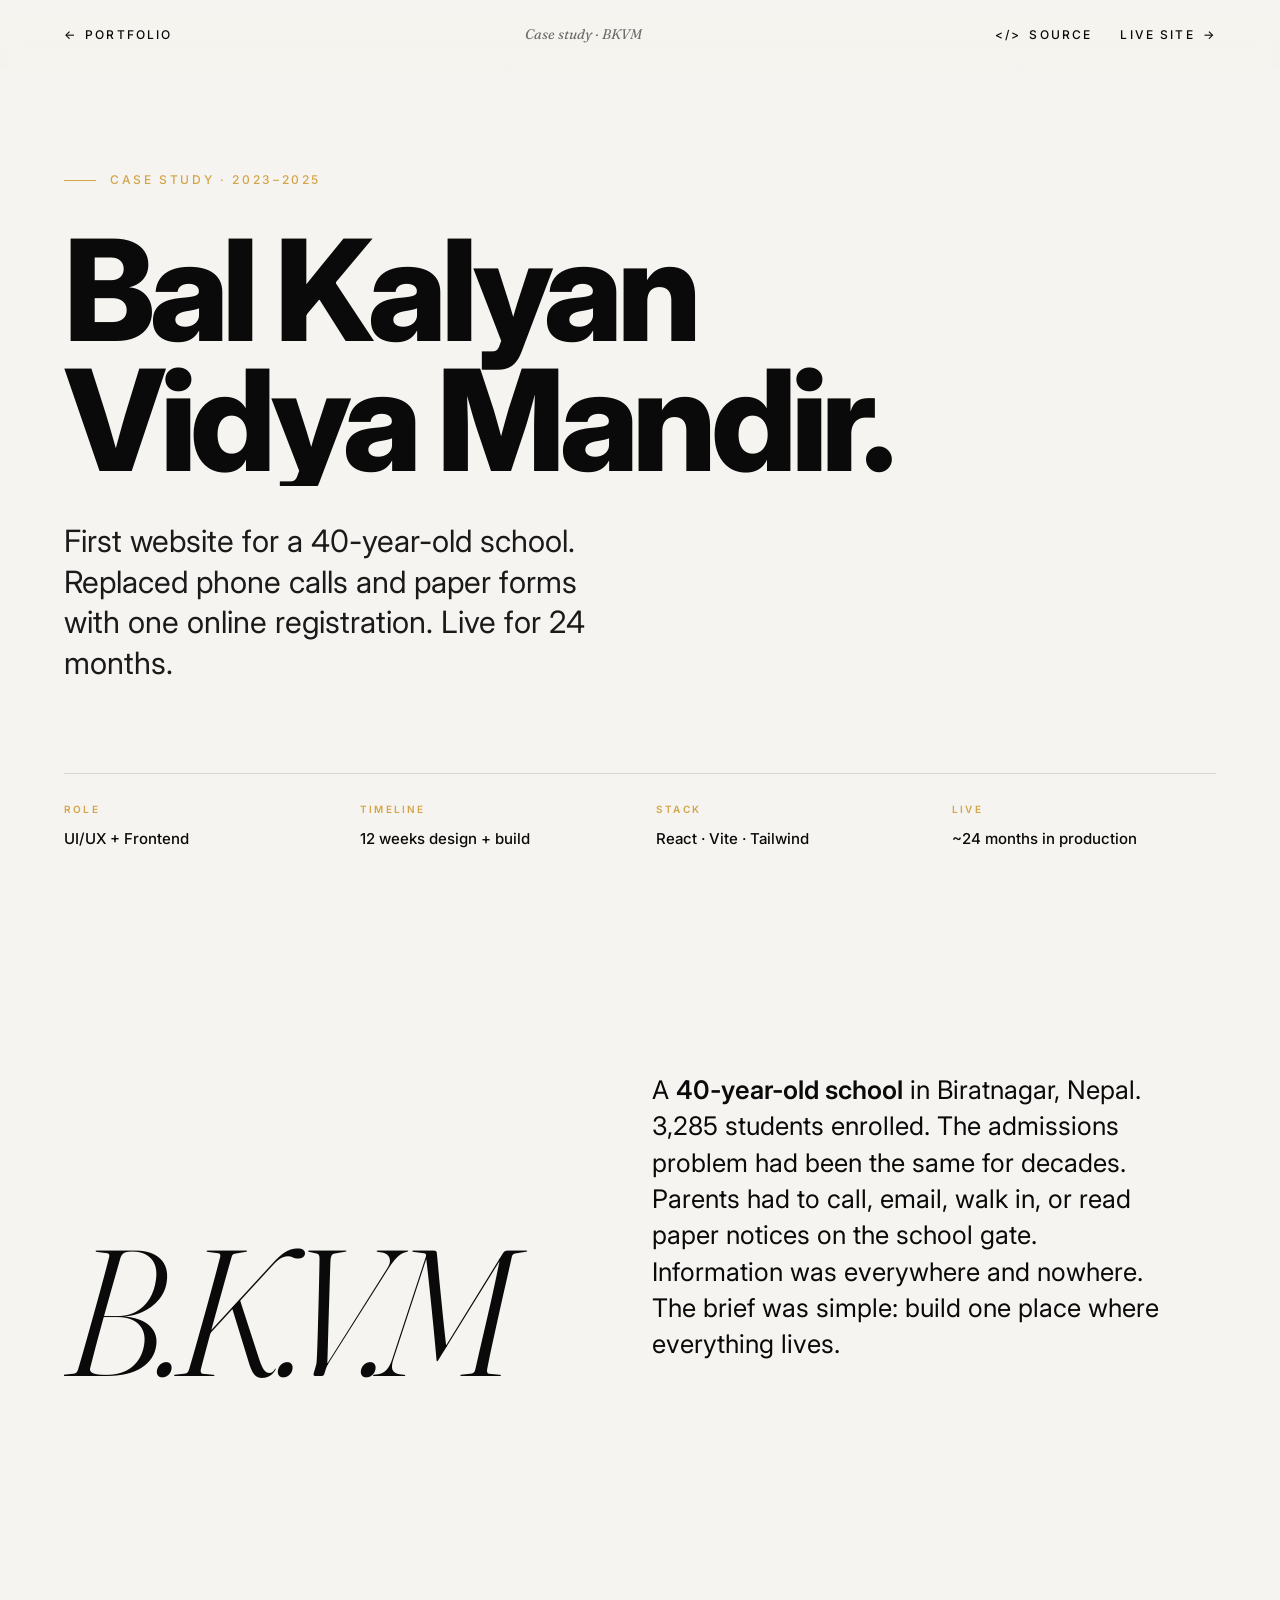
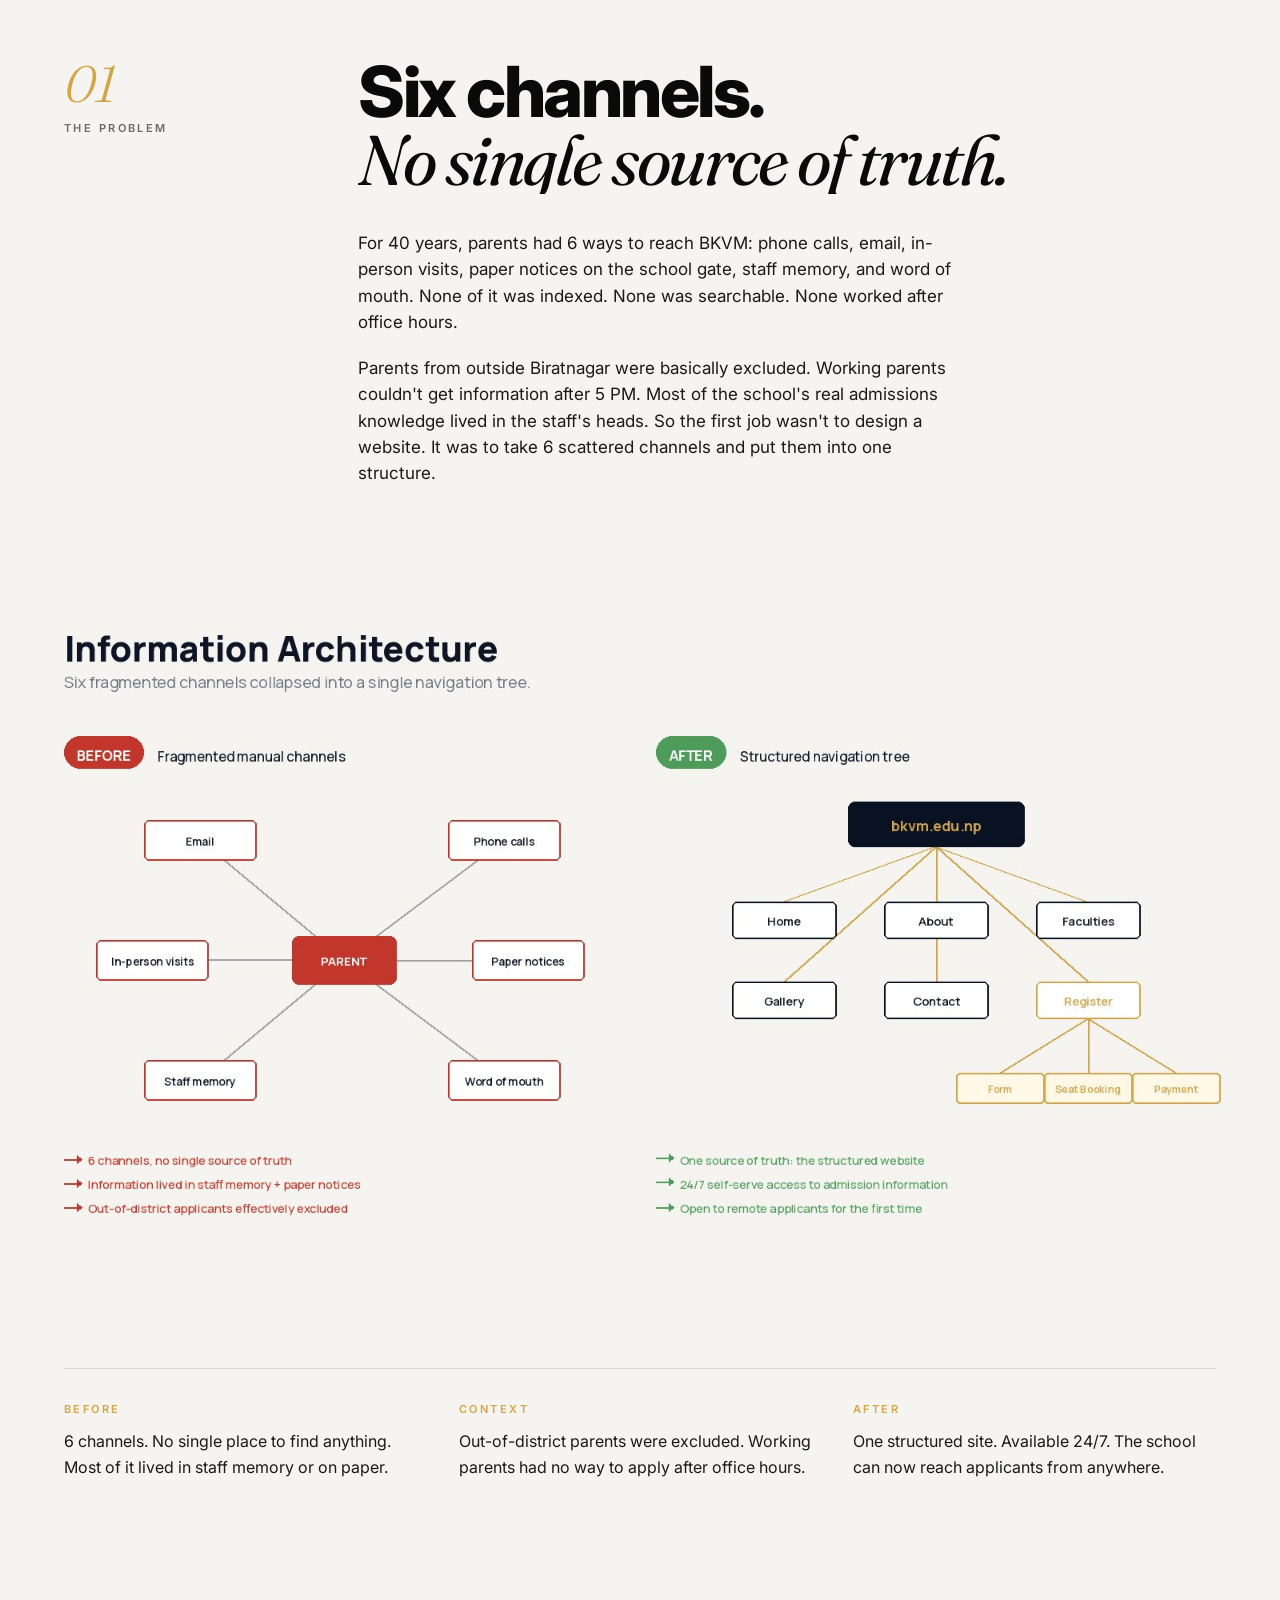
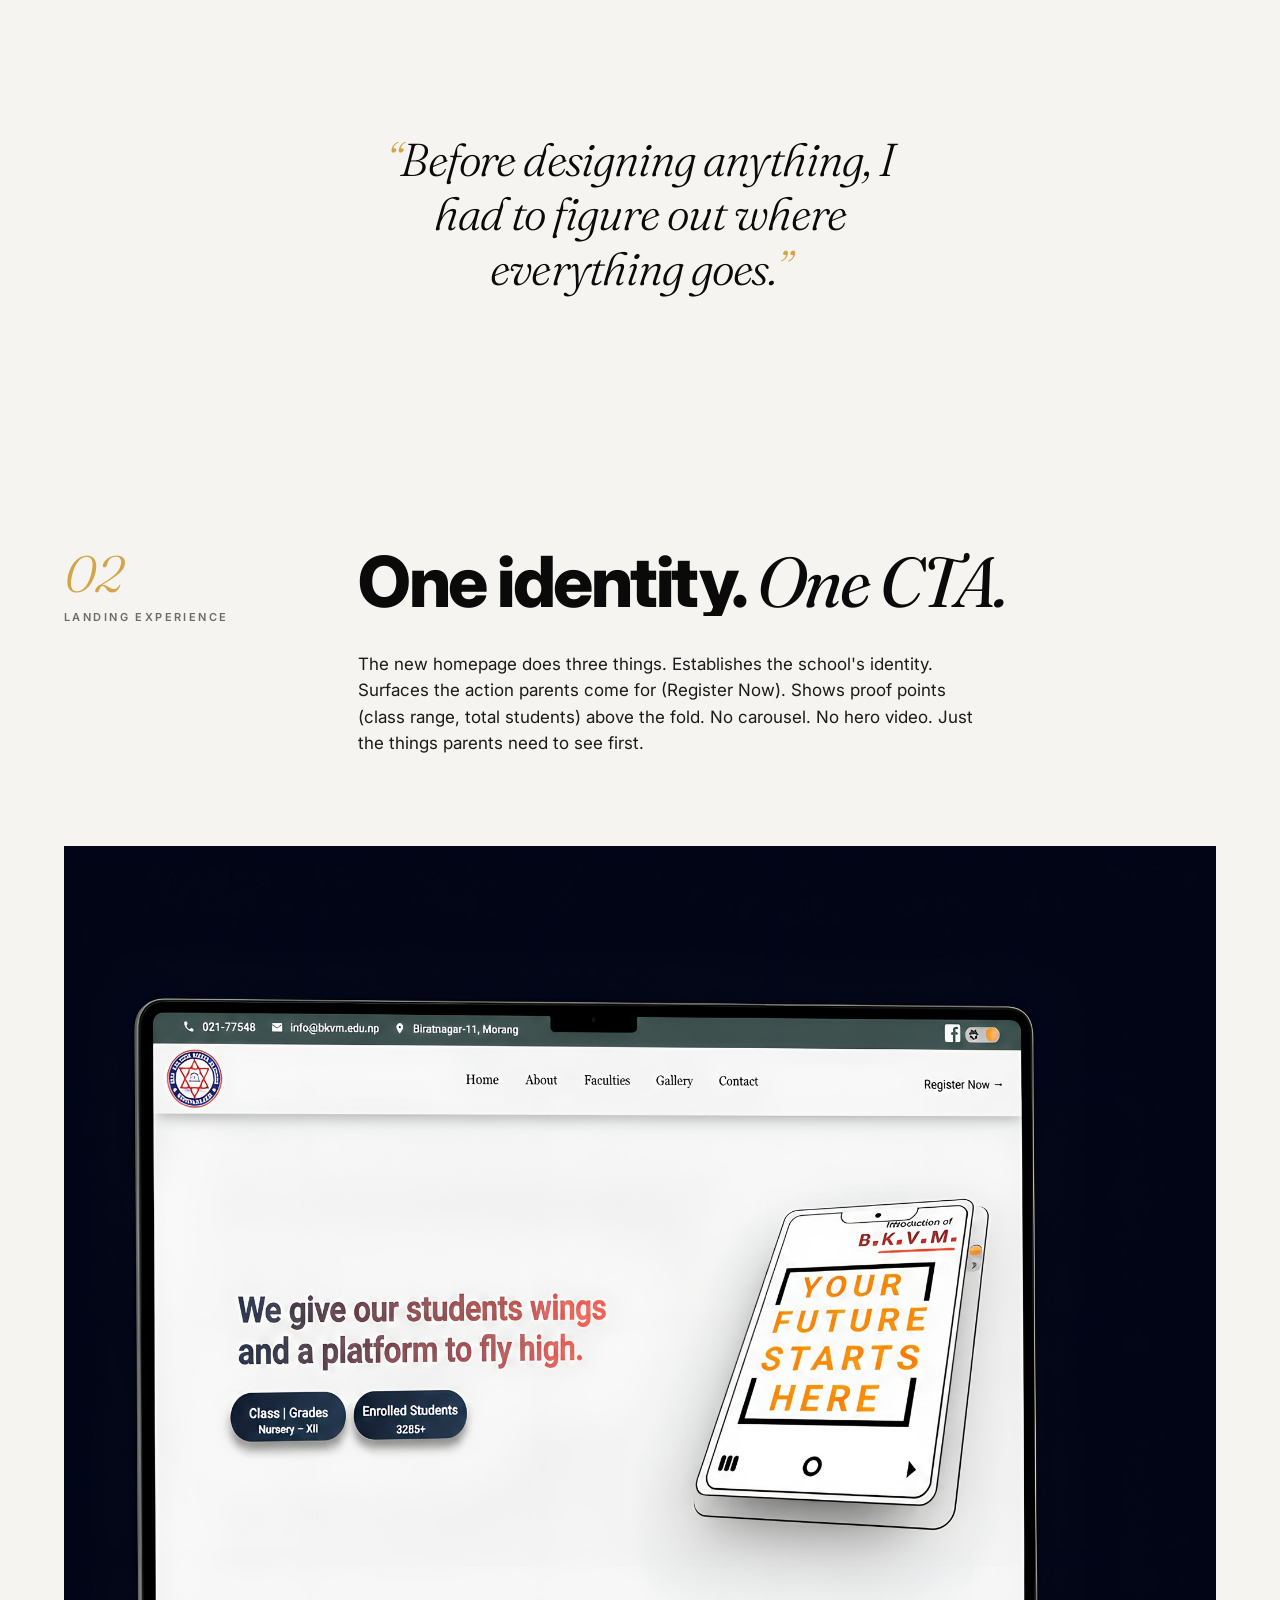
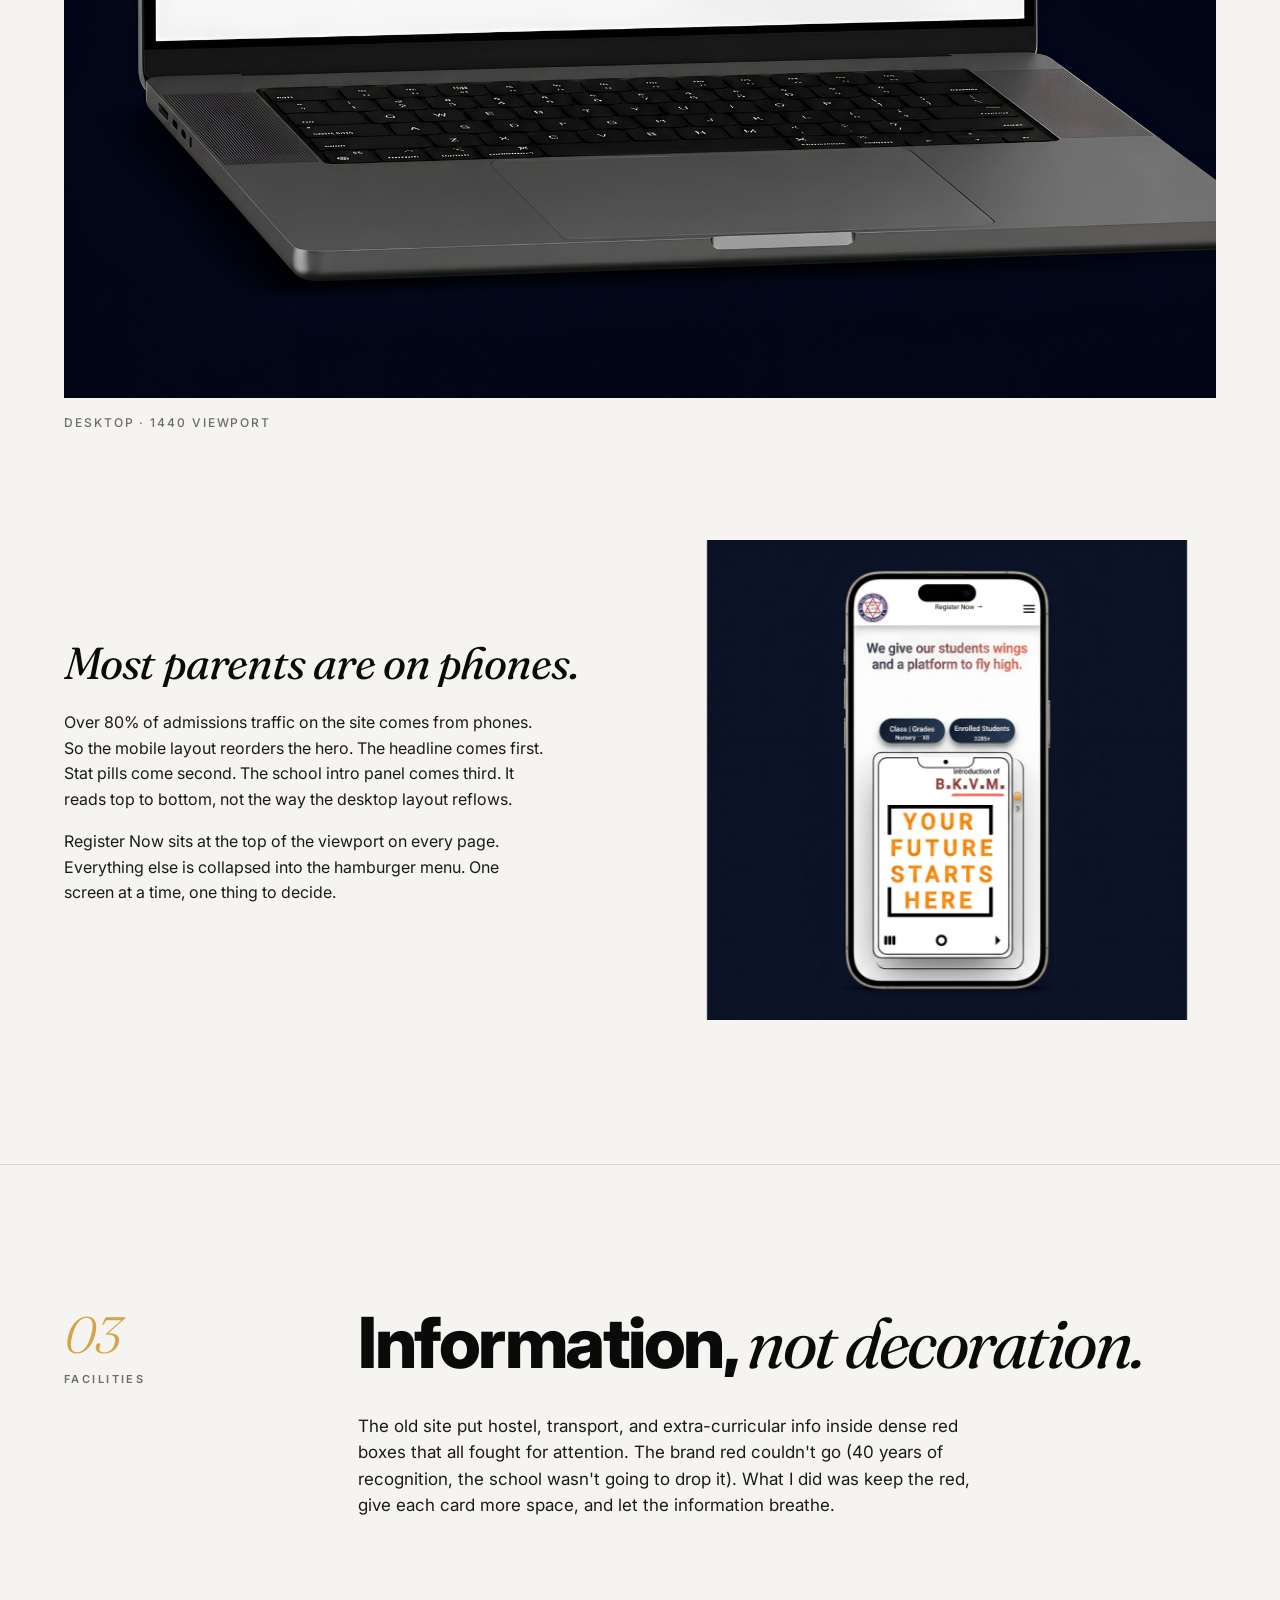
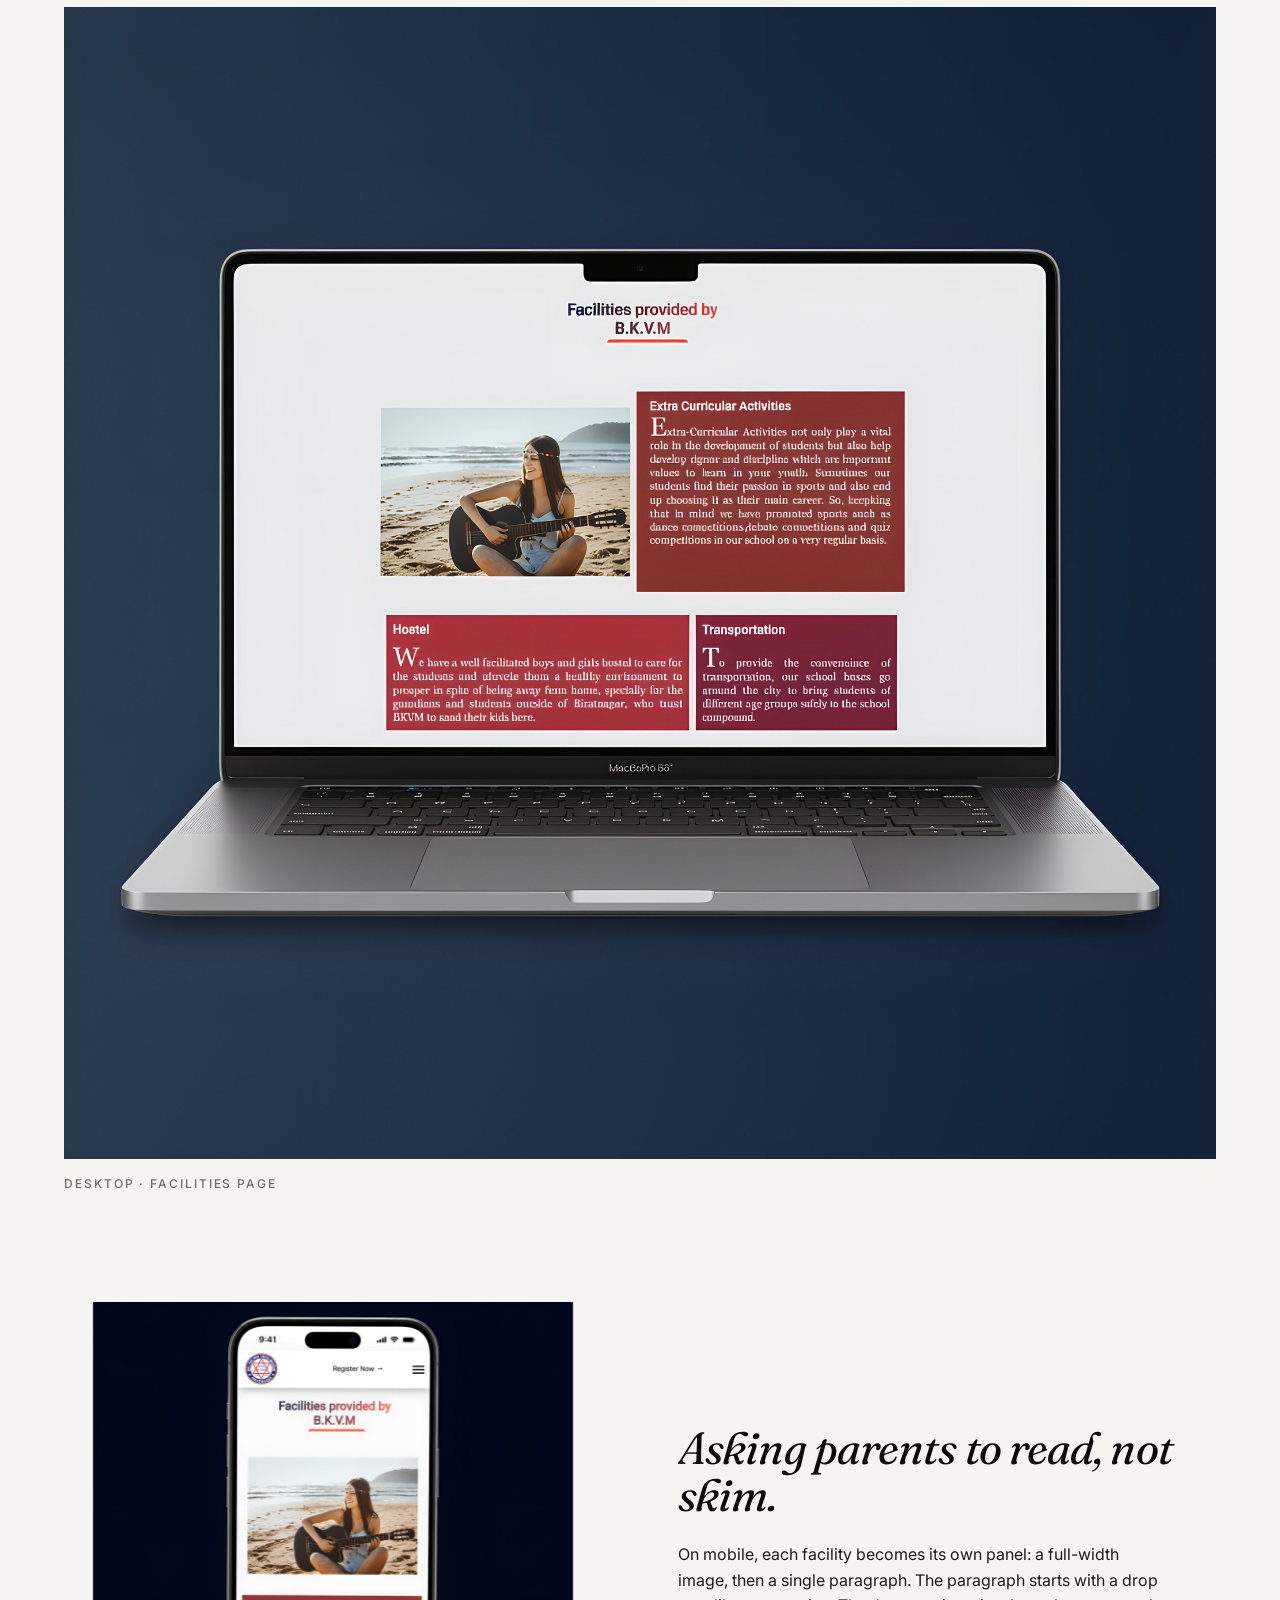
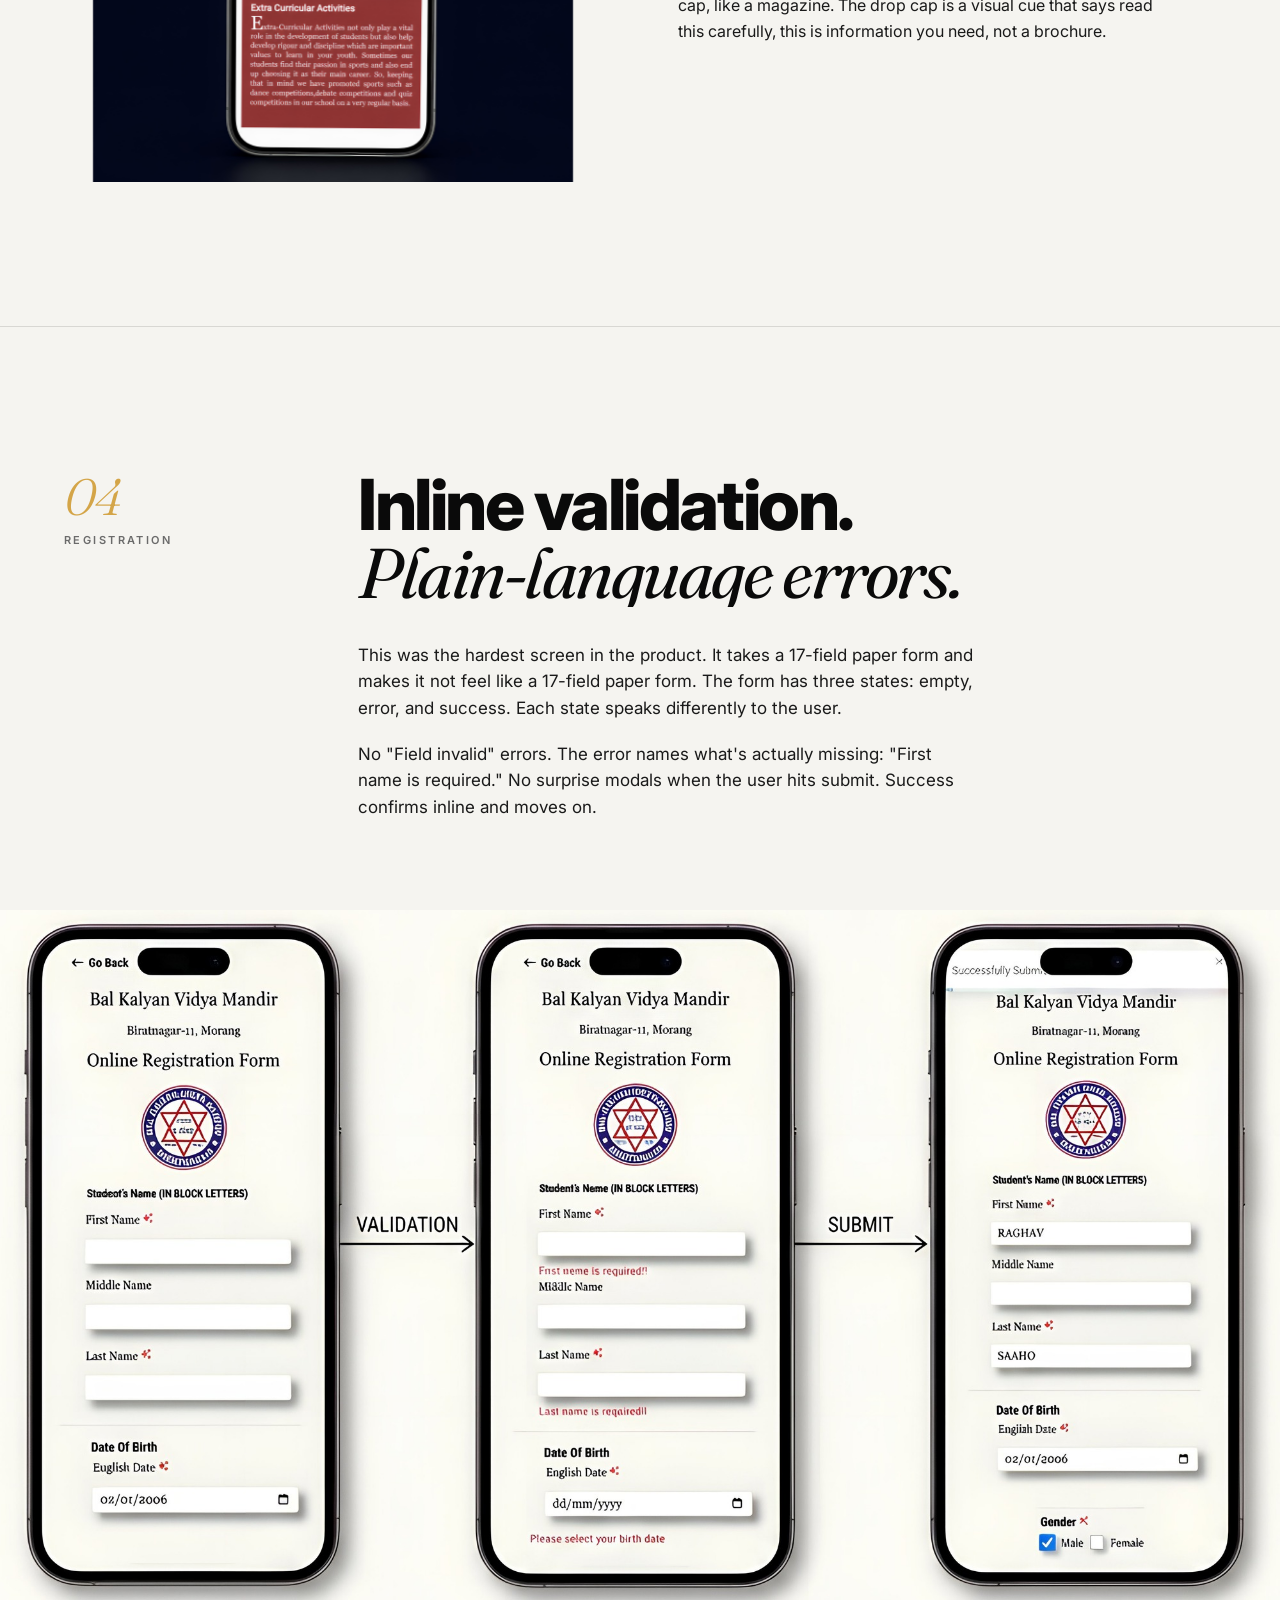
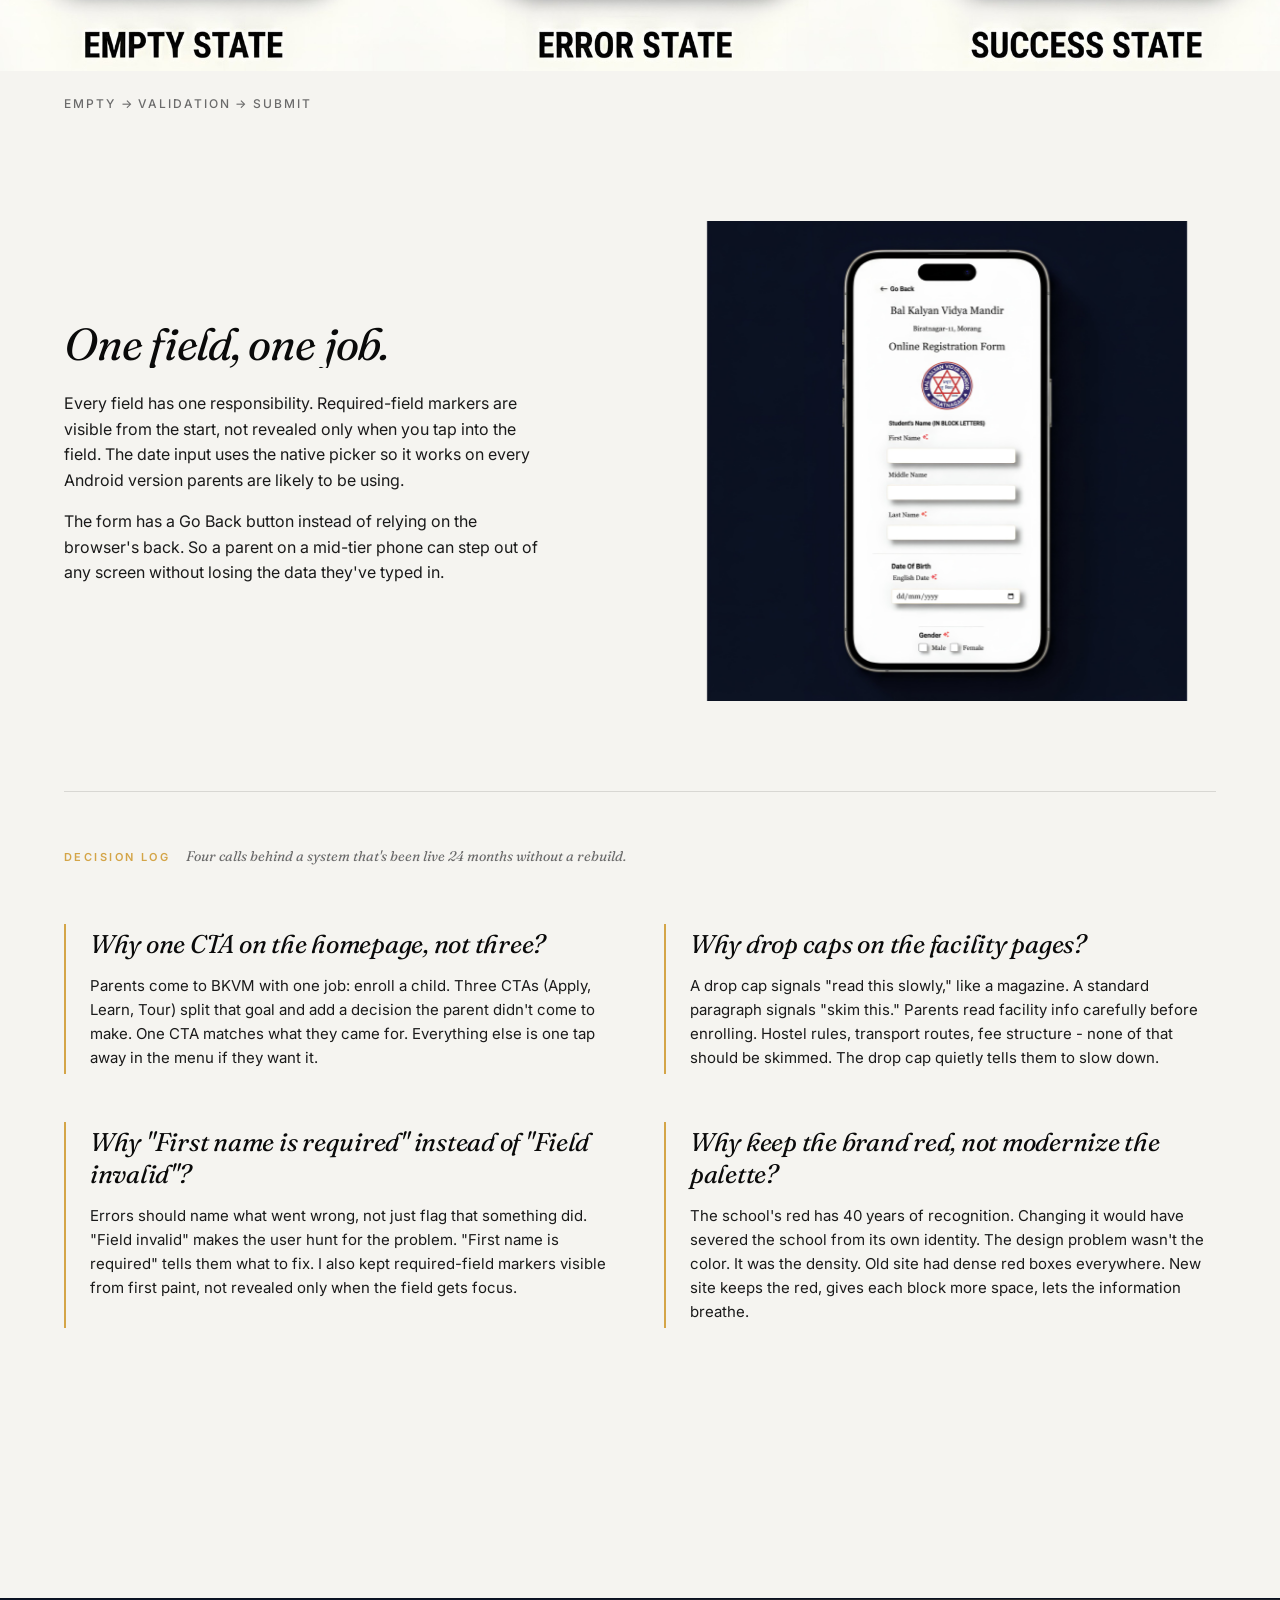
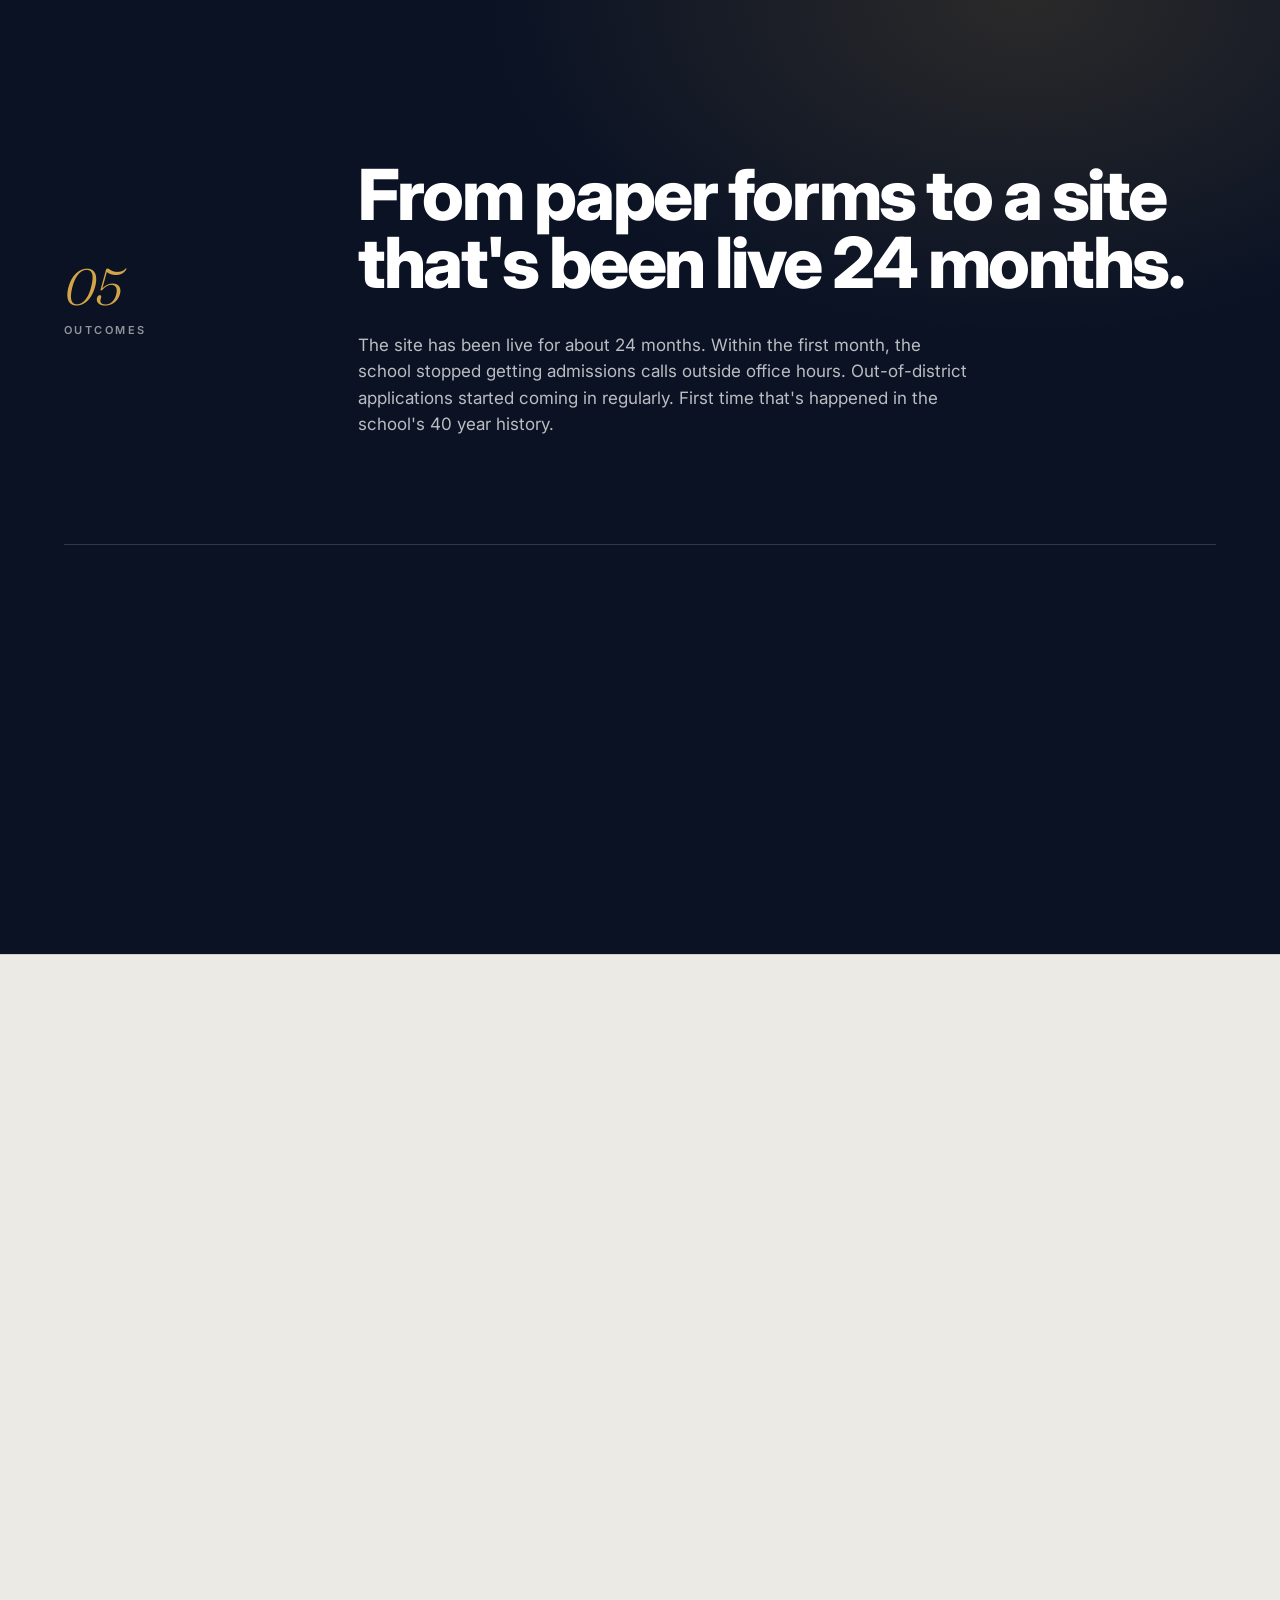
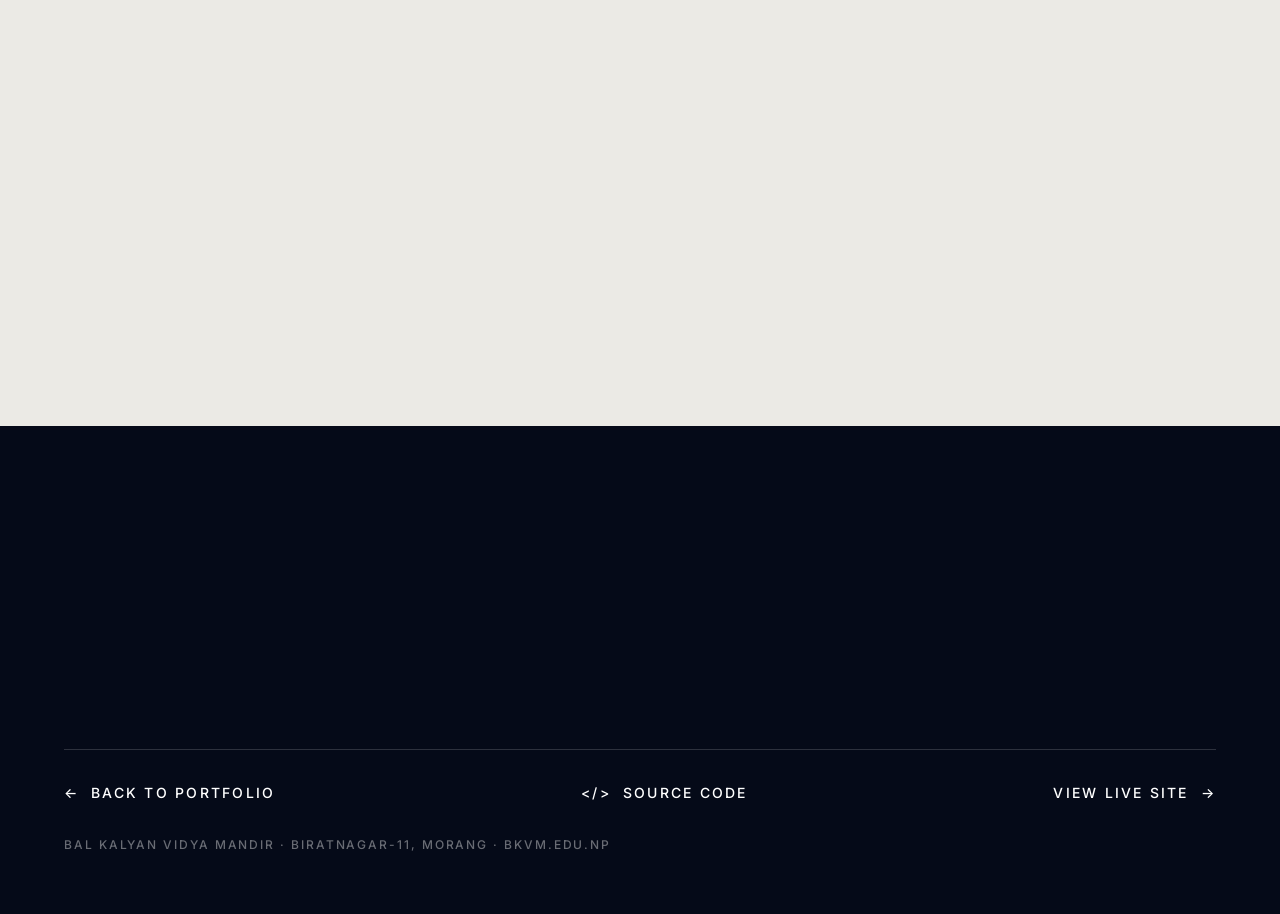
<file: portfolio-fe/project-bkvm.html>
<!DOCTYPE html>
<html lang="en">
<head>
<meta charset="UTF-8">
<meta name="viewport" content="width=device-width, initial-scale=1, viewport-fit=cover">
<meta name="description" content="Case study: replacing 40 years of manual admissions at Bal Kalyan Vidya Mandir with a structured digital system.">
<title>Bal Kalyan Vidya Mandir · Case Study — Jenish Karki</title>

<link rel="preconnect" href="https://fonts.googleapis.com">
<link rel="preconnect" href="https://fonts.gstatic.com" crossorigin>
<link href="https://fonts.googleapis.com/css2?family=Inter:wght@300;400;500;600;700;800;900&family=Fraunces:opsz,wght@9..144,300;9..144,400;9..144,500;9..144,700;9..144,800&display=swap" rel="stylesheet">

<style>
/* ============================================================
   BKVM CASE STUDY — scoped under .bkvm-page
   Typography: editorial magazine. Layout: Porsche-style stagger.
   ============================================================ */

.bkvm-page,
.bkvm-page * {
  box-sizing: border-box;
}

.bkvm-page {
  --bg: #f5f4f0;
  --bg-2: #ebeae5;
  --bg-dark: #0a1224;
  --bg-dark-2: #050a18;
  --ink: #0a0a0a;
  --ink-2: #1a1a1a;
  --ink-mute: #6b6b6b;
  --ink-faint: #9a9a9a;
  --rule: rgba(10, 10, 10, 0.12);
  --rule-strong: rgba(10, 10, 10, 0.32);
  --gold: #d4a548;
  --gold-soft: #e8c97e;
  --navy: #1a3050;
  --red: #c2362b;
  --green: #1f7a3d;
  --serif: 'Fraunces', 'Times New Roman', serif;
  --sans: 'Inter', -apple-system, BlinkMacSystemFont, 'Segoe UI', sans-serif;
  --ease: cubic-bezier(0.4, 0, 0.2, 1);
  --ease-out: cubic-bezier(0.22, 1, 0.36, 1);

  margin: 0;
  background: var(--bg);
  color: var(--ink);
  font-family: var(--sans);
  font-size: 17px;
  line-height: 1.55;
  -webkit-font-smoothing: antialiased;
  -moz-osx-font-smoothing: grayscale;
  text-rendering: optimizeLegibility;
  overflow-x: hidden;
}

html { scroll-behavior: smooth; }

/* Selection */
.bkvm-page ::selection { background: var(--gold); color: var(--ink); }

/* ===== Top nav (fixed) ===== */
.bkvm-nav {
  position: fixed;
  inset: 0 0 auto 0;
  z-index: 100;
  display: flex;
  justify-content: space-between;
  align-items: center;
  padding: 24px max(5vw, 32px);
  background: linear-gradient(180deg, rgba(245, 244, 240, 0.96), rgba(245, 244, 240, 0));
  backdrop-filter: saturate(140%) blur(8px);
  -webkit-backdrop-filter: saturate(140%) blur(8px);
  font-size: 12px;
  letter-spacing: 0.18em;
  text-transform: uppercase;
  font-weight: 500;
  transition: padding 0.4s var(--ease);
}
.bkvm-nav a {
  color: var(--ink);
  text-decoration: none;
  position: relative;
  display: inline-flex;
  align-items: center;
  gap: 8px;
  transition: opacity 0.2s var(--ease);
}
.bkvm-nav a:hover { opacity: 0.5; }
.bkvm-nav .center {
  font-family: var(--serif);
  font-style: italic;
  font-weight: 400;
  text-transform: none;
  letter-spacing: 0;
  font-size: 14px;
  color: var(--ink-mute);
}
.bkvm-nav .nav-right {
  display: inline-flex;
  gap: 28px;
  align-items: center;
}
@media (max-width: 720px) {
  .bkvm-nav { padding: 16px 20px; font-size: 10px; }
  .bkvm-nav .center { display: none; }
  .bkvm-nav .nav-right { gap: 16px; }
}

/* ===== HERO ===== */
.hero {
  min-height: 100svh;
  padding: clamp(120px, 18vh, 200px) max(5vw, 32px) clamp(48px, 8vh, 96px);
  display: flex;
  flex-direction: column;
  justify-content: space-between;
  position: relative;
}

.hero .eyebrow {
  font-size: 12px;
  letter-spacing: 0.22em;
  text-transform: uppercase;
  font-weight: 500;
  color: var(--gold);
  margin-bottom: clamp(28px, 4vh, 56px);
  display: inline-flex;
  align-items: center;
  gap: 14px;
}
.hero .eyebrow::before {
  content: '';
  width: 32px;
  height: 1px;
  background: var(--gold);
  display: inline-block;
}

.hero h1 {
  font-size: clamp(56px, 11vw, 168px);
  line-height: 0.92;
  letter-spacing: -0.045em;
  font-weight: 800;
  margin: 0 0 clamp(28px, 4vh, 48px);
  max-width: 14ch;
  font-feature-settings: 'ss01';
}

.hero .lede {
  font-size: clamp(20px, 2.4vw, 32px);
  line-height: 1.32;
  font-weight: 400;
  color: var(--ink-2);
  max-width: 28ch;
  margin: 0;
}
.hero .lede em {
  font-family: var(--serif);
  font-style: italic;
  font-weight: 400;
  color: var(--ink);
}

.hero-meta {
  display: grid;
  grid-template-columns: repeat(4, 1fr);
  gap: 32px;
  border-top: 1px solid var(--rule);
  padding-top: 28px;
  margin-top: clamp(64px, 10vh, 120px);
}
.hero-meta .cell .label {
  display: block;
  font-size: 10px;
  letter-spacing: 0.22em;
  text-transform: uppercase;
  color: var(--gold);
  font-weight: 600;
  margin-bottom: 10px;
}
.hero-meta .cell .value {
  display: block;
  font-size: 15px;
  font-weight: 500;
  color: var(--ink);
  line-height: 1.4;
}
@media (max-width: 720px) {
  .hero-meta { grid-template-columns: repeat(2, 1fr); gap: 20px; }
}

/* ===== Intro lede block (post-hero, like Porsche f03) ===== */
.intro-block {
  padding: clamp(80px, 14vh, 180px) max(5vw, 32px) clamp(80px, 14vh, 180px);
  display: grid;
  grid-template-columns: repeat(12, 1fr);
  gap: 24px;
}
.intro-block .body {
  grid-column: 7 / -1;
  font-size: clamp(20px, 2vw, 28px);
  line-height: 1.42;
  font-weight: 400;
  color: var(--ink);
  max-width: 32ch;
}
.intro-block .body strong {
  font-weight: 600;
}
.intro-block .marker {
  grid-column: 1 / 7;
  align-self: end;
  font-family: var(--serif);
  font-weight: 300;
  font-size: clamp(80px, 14vw, 220px);
  line-height: 0.85;
  color: var(--ink);
  letter-spacing: -0.04em;
  font-style: italic;
}
@media (max-width: 900px) {
  .intro-block .body { grid-column: 1 / -1; font-size: 22px; }
  .intro-block .marker { display: none; }
}

/* ===== Section base ===== */
.section {
  padding: clamp(96px, 16vh, 200px) max(5vw, 32px);
  position: relative;
}
.section + .section {
  border-top: 1px solid var(--rule);
}

.section-head {
  display: grid;
  grid-template-columns: repeat(12, 1fr);
  gap: 24px;
  margin-bottom: clamp(56px, 8vh, 112px);
}
.section-meta {
  grid-column: 1 / 4;
  display: flex;
  flex-direction: column;
  gap: 10px;
  position: sticky;
  top: 100px;
  align-self: start;
}
.section-meta .num {
  font-family: var(--serif);
  font-style: italic;
  font-weight: 300;
  font-size: clamp(36px, 4vw, 64px);
  line-height: 1;
  color: var(--gold);
  letter-spacing: -0.02em;
}
.section-meta .label {
  font-size: 11px;
  letter-spacing: 0.22em;
  text-transform: uppercase;
  font-weight: 600;
  color: var(--ink-mute);
}

.section-title {
  grid-column: 4 / -1;
}
.section-title h2 {
  font-size: clamp(36px, 5.5vw, 84px);
  line-height: 0.96;
  letter-spacing: -0.035em;
  font-weight: 800;
  margin: 0 0 clamp(28px, 4vh, 40px);
  max-width: 18ch;
}
.section-title h2 em {
  font-family: var(--serif);
  font-style: italic;
  font-weight: 400;
}
.section-title .body {
  font-size: clamp(17px, 1.3vw, 20px);
  line-height: 1.55;
  color: var(--ink-2);
  max-width: 56ch;
}
.section-title .body + .body { margin-top: 1.2em; }

@media (max-width: 900px) {
  .section-head { gap: 16px; }
  .section-meta { grid-column: 1 / -1; flex-direction: row; align-items: baseline; gap: 16px; position: static; margin-bottom: 12px; }
  .section-meta .num { font-size: 28px; }
  .section-title { grid-column: 1 / -1; }
}

/* ===== Image figures ===== */
.figure {
  margin: 0;
  position: relative;
}
.figure img {
  display: block;
  width: 100%;
  height: auto;
}
.figure figcaption {
  margin-top: 16px;
  font-size: 12px;
  letter-spacing: 0.16em;
  text-transform: uppercase;
  color: var(--ink-mute);
  font-weight: 500;
}

/* Full-bleed (page-wide) image */
.figure.full {
  margin-left: calc(-1 * max(5vw, 32px));
  margin-right: calc(-1 * max(5vw, 32px));
}

/* Wide hero image (slightly inset) */
.figure.wide {
  max-width: 1400px;
  margin-left: auto;
  margin-right: auto;
}

/* Card image (offset / inset) */
.figure.card img {
  border-radius: 4px;
  box-shadow: 0 24px 64px -32px rgba(0, 0, 0, 0.18);
}

/* ===== Two-column "split" — text + phone mockup ===== */
.split {
  display: grid;
  grid-template-columns: repeat(12, 1fr);
  gap: clamp(40px, 6vw, 96px);
  align-items: center;
  margin-top: clamp(80px, 12vh, 160px);
}
.split.--reverse > .split-text { grid-column: 7 / -1; order: 2; }
.split.--reverse > .split-image { grid-column: 1 / 7; order: 1; }
.split-text { grid-column: 1 / 7; }
.split-text h3 {
  font-family: var(--serif);
  font-weight: 400;
  font-style: italic;
  font-size: clamp(28px, 3.5vw, 52px);
  line-height: 1.05;
  letter-spacing: -0.02em;
  margin: 0 0 24px;
  max-width: 18ch;
}
.split-text .body {
  font-size: clamp(16px, 1.2vw, 19px);
  line-height: 1.6;
  color: var(--ink-2);
  max-width: 48ch;
}
.split-text .body + .body { margin-top: 1em; }
.split-image { grid-column: 7 / -1; }
.split-image img {
  display: block;
  width: 100%;
  max-width: 480px;
  margin: 0 auto;
  height: auto;
}

@media (max-width: 900px) {
  .split { grid-template-columns: 1fr; gap: 48px; }
  .split-text, .split-image,
  .split.--reverse > .split-text, .split.--reverse > .split-image { grid-column: 1 / -1; order: unset; }
  .split-image img { max-width: 360px; }
}

/* ===== Pull-quote / accent ===== */
.pull {
  font-family: var(--serif);
  font-weight: 300;
  font-style: italic;
  font-size: clamp(28px, 3.6vw, 56px);
  line-height: 1.18;
  letter-spacing: -0.02em;
  color: var(--ink);
  max-width: 22ch;
  margin: clamp(80px, 12vh, 160px) auto;
  text-align: center;
  padding: 0 max(5vw, 24px);
}
.pull::before, .pull::after { color: var(--gold); }
.pull::before { content: '“'; }
.pull::after  { content: '”'; }

/* ===== Outcomes / stats ===== */
.outcomes {
  background: var(--bg-dark);
  color: #fff;
  padding: clamp(120px, 18vh, 220px) max(5vw, 32px);
  margin-top: clamp(96px, 14vh, 160px);
  position: relative;
  overflow: hidden;
}
.outcomes::before {
  content: '';
  position: absolute;
  inset: 0;
  background: radial-gradient(60% 50% at 80% 0%, rgba(212, 165, 72, 0.16), transparent 70%);
  pointer-events: none;
}
.outcomes .section-head { margin-bottom: clamp(64px, 10vh, 128px); }
.outcomes .section-meta .num { color: var(--gold); }
.outcomes .section-meta .label { color: rgba(255, 255, 255, 0.55); }
.outcomes .section-title h2 { color: #fff; }
.outcomes .section-title .body { color: rgba(255, 255, 255, 0.72); }

.stats {
  display: grid;
  grid-template-columns: repeat(3, 1fr);
  gap: clamp(32px, 4vw, 80px);
  border-top: 1px solid rgba(255, 255, 255, 0.16);
  padding-top: clamp(48px, 6vh, 80px);
  position: relative;
  z-index: 1;
}
.stat .num {
  display: block;
  font-size: clamp(56px, 8vw, 128px);
  line-height: 0.96;
  letter-spacing: -0.04em;
  font-weight: 800;
  color: var(--gold);
  margin-bottom: 16px;
  font-feature-settings: 'tnum' on, 'lnum' on;
}
.stat .label {
  display: block;
  font-size: 14px;
  line-height: 1.4;
  color: rgba(255, 255, 255, 0.78);
  max-width: 22ch;
}
@media (max-width: 720px) {
  .stats { grid-template-columns: 1fr; gap: 40px; }
}

/* ===== Footer / next ===== */
.bkvm-footer {
  background: var(--bg-dark-2);
  color: #fff;
  padding: clamp(64px, 10vh, 120px) max(5vw, 32px) 48px;
}
.bkvm-footer .row {
  display: flex;
  justify-content: space-between;
  align-items: center;
  gap: 32px;
  flex-wrap: wrap;
  border-top: 1px solid rgba(255, 255, 255, 0.16);
  padding-top: 32px;
}
.bkvm-footer a {
  color: #fff;
  text-decoration: none;
  font-size: 14px;
  letter-spacing: 0.16em;
  text-transform: uppercase;
  font-weight: 500;
  display: inline-flex;
  align-items: center;
  gap: 12px;
  transition: opacity 0.2s var(--ease);
}
.bkvm-footer a:hover { opacity: 0.6; }
.bkvm-footer .lede {
  font-family: var(--serif);
  font-weight: 300;
  font-style: italic;
  font-size: clamp(28px, 4vw, 56px);
  line-height: 1.1;
  letter-spacing: -0.02em;
  margin: 0 0 64px;
  max-width: 22ch;
  color: rgba(255, 255, 255, 0.92);
}
.bkvm-footer .credit {
  font-size: 12px;
  letter-spacing: 0.16em;
  text-transform: uppercase;
  color: rgba(255, 255, 255, 0.4);
  font-weight: 500;
}

/* ===== Scroll reveal animations ===== */
[data-anim] {
  opacity: 0;
  transition: opacity 1s var(--ease-out), transform 1s var(--ease-out);
  will-change: opacity, transform;
}
[data-anim="up"]    { transform: translate3d(0, 48px, 0); }
[data-anim="left"]  { transform: translate3d(40px, 0, 0); }
[data-anim="fade"]  { transform: none; }
[data-anim="reveal"] {
  opacity: 0;
  transform: translate3d(0, 40px, 0);
  transition: opacity 1.2s var(--ease-out), transform 1.2s var(--ease-out);
}
[data-anim].in {
  opacity: 1;
  transform: none;
  clip-path: inset(0 0 0 0);
}
[data-anim][data-delay="1"].in { transition-delay: 0.12s; }
[data-anim][data-delay="2"].in { transition-delay: 0.24s; }
[data-anim][data-delay="3"].in { transition-delay: 0.36s; }

@media (prefers-reduced-motion: reduce) {
  [data-anim] {
    opacity: 1 !important;
    transform: none !important;
    clip-path: none !important;
    transition: none !important;
  }
  html { scroll-behavior: auto; }
}

/* ===== Numbered list (used in problem section) ===== */
.facts {
  display: grid;
  grid-template-columns: repeat(3, 1fr);
  gap: 32px;
  margin-top: clamp(56px, 8vh, 96px);
  padding-top: 32px;
  border-top: 1px solid var(--rule);
}
.fact .key {
  display: block;
  font-size: 11px;
  letter-spacing: 0.22em;
  text-transform: uppercase;
  font-weight: 600;
  color: var(--gold);
  margin-bottom: 10px;
}
.fact .val {
  font-size: 16px;
  line-height: 1.5;
  color: var(--ink-2);
}
@media (max-width: 900px) { .facts { grid-template-columns: 1fr; gap: 24px; } }

/* ===== Decision log — annotated UX rationale callouts =====
   Research-driven: makes design thinking VISIBLE to recruiters
   who scan portfolios for evidence of reasoning, not just craft. */
.decisions {
  display: grid;
  grid-template-columns: repeat(2, 1fr);
  gap: clamp(28px, 4vw, 48px);
  margin-top: clamp(64px, 10vh, 120px);
  padding-top: clamp(40px, 6vh, 64px);
  border-top: 1px solid var(--rule);
}
.decisions-head {
  grid-column: 1 / -1;
  display: flex;
  align-items: baseline;
  gap: 16px;
  margin-bottom: 8px;
}
.decisions-head .key {
  font-size: 11px;
  letter-spacing: 0.22em;
  text-transform: uppercase;
  font-weight: 600;
  color: var(--gold);
}
.decisions-head .lede {
  font-size: 14px;
  color: var(--ink-mute);
  font-style: italic;
  font-family: var(--serif);
}
.decision {
  border-left: 2px solid var(--gold);
  padding: 4px 0 4px 24px;
}
.decision .q {
  font-family: var(--serif);
  font-style: italic;
  font-weight: 400;
  font-size: clamp(20px, 2vw, 26px);
  line-height: 1.25;
  color: var(--ink);
  margin: 0 0 14px;
  letter-spacing: -0.01em;
}
.decision .a {
  font-size: 15px;
  line-height: 1.6;
  color: var(--ink-2);
  margin: 0;
}
.decision .a strong { color: var(--ink); font-weight: 600; }
.decision .a em { font-family: var(--serif); font-style: italic; font-weight: 400; color: var(--ink); }
@media (max-width: 720px) {
  .decisions { grid-template-columns: 1fr; gap: 28px; }
  .decision { padding-left: 18px; }
  .decisions-head { flex-direction: column; gap: 4px; }
}

/* ===== Reflection — what I learned / what I'd test next =====
   Research-driven: junior portfolios that include reflection
   sections (per Aakriti Chugh model) signal growth mindset
   and honest self-assessment. Recruiters value this strongly. */
.reflection {
  padding: clamp(96px, 14vh, 180px) max(5vw, 32px);
  background: var(--bg-2);
  border-top: 1px solid var(--rule);
  display: grid;
  grid-template-columns: repeat(12, 1fr);
  gap: 24px;
}
.reflection .meta {
  grid-column: 1 / 4;
  font-size: 11px;
  letter-spacing: 0.22em;
  text-transform: uppercase;
  font-weight: 600;
  color: var(--gold);
  position: sticky;
  top: 100px;
  align-self: start;
}
.reflection .body {
  grid-column: 4 / -1;
  max-width: 64ch;
}
.reflection h3 {
  font-family: var(--serif);
  font-weight: 400;
  font-style: italic;
  font-size: clamp(28px, 4vw, 48px);
  line-height: 1.1;
  letter-spacing: -0.02em;
  margin: 0 0 28px;
  max-width: 22ch;
  color: var(--ink);
}
.reflection p {
  font-size: clamp(16px, 1.2vw, 19px);
  line-height: 1.65;
  color: var(--ink-2);
  margin: 0 0 1em;
}
.reflection p em { font-family: var(--serif); font-style: italic; }
.reflection p strong { color: var(--ink); font-weight: 600; }
.reflection ul {
  list-style: none;
  padding: 0;
  margin: 36px 0 0;
}
.reflection ul li {
  display: grid;
  grid-template-columns: 160px 1fr;
  gap: 24px;
  padding: 16px 0;
  border-top: 1px solid var(--rule);
  font-size: 14.5px;
}
.reflection ul li:last-child { border-bottom: 1px solid var(--rule); }
.reflection ul li .k {
  font-size: 11px;
  letter-spacing: 0.18em;
  text-transform: uppercase;
  font-weight: 600;
  color: var(--ink-mute);
  align-self: center;
}
.reflection ul li .v {
  color: var(--ink);
  font-weight: 500;
  line-height: 1.45;
}
@media (max-width: 900px) {
  .reflection { grid-template-columns: 1fr; }
  .reflection .meta { grid-column: 1; position: static; margin-bottom: 16px; }
  .reflection .body { grid-column: 1; }
  .reflection ul li { grid-template-columns: 1fr; gap: 4px; }
  .reflection ul li .k { font-size: 10px; }
}
</style>

</head>

<body class="bkvm-page">

<!-- ===== TOP NAV ===== -->
<nav class="bkvm-nav" aria-label="Case study navigation">
  <a href="index.html#projects" aria-label="Back to portfolio">
    <span aria-hidden="true">←</span> Portfolio
  </a>
  <span class="center">Case study · BKVM</span>
  <span class="nav-right">
    <a href="https://github.com/Jenish0000/college" target="_blank" rel="noopener noreferrer" aria-label="View source code on GitHub">
      <span aria-hidden="true">&lt;/&gt;</span> Source
    </a>
    <a href="https://college-fe.vercel.app" target="_blank" rel="noopener noreferrer" aria-label="Open live site in new tab">
      Live site <span aria-hidden="true">→</span>
    </a>
  </span>
</nav>

<main>

  <!-- ===== HERO ===== -->
  <section class="hero" aria-labelledby="hero-title">
    <div>
      <span class="eyebrow" data-anim="up">Case study · 2023–2025</span>
      <h1 id="hero-title" data-anim="up" data-delay="1">Bal Kalyan<br>Vidya Mandir.</h1>
      <p class="lede" data-anim="up" data-delay="2">First website for a 40-year-old school. Replaced phone calls and paper forms with one online registration. Live for 24 months.</p>
    </div>

    <div class="hero-meta" data-anim="fade" data-delay="3">
      <div class="cell"><span class="label">Role</span><span class="value">UI/UX + Frontend</span></div>
      <div class="cell"><span class="label">Timeline</span><span class="value">12 weeks design + build</span></div>
      <div class="cell"><span class="label">Stack</span><span class="value">React · Vite · Tailwind</span></div>
      <div class="cell"><span class="label">Live</span><span class="value">~24 months in production</span></div>
    </div>
  </section>

  <!-- ===== INTRO LEDE ===== -->
  <section class="intro-block" aria-label="Project overview">
    <div class="marker" data-anim="up" aria-hidden="true">B.K.V.M</div>
    <p class="body" data-anim="up" data-delay="1">
      A <strong>40-year-old school</strong> in Biratnagar, Nepal. 3,285 students enrolled. The admissions problem had been the same for decades. Parents had to call, email, walk in, or read paper notices on the school gate. Information was everywhere and nowhere. The brief was simple: build one place where everything lives.
    </p>
  </section>

  <!-- ===== 01 · THE PROBLEM ===== -->
  <section class="section" aria-labelledby="sec-01">
    <header class="section-head">
      <div class="section-meta">
        <span class="num" data-anim="up">01</span>
        <span class="label" data-anim="up" data-delay="1">The Problem</span>
      </div>
      <div class="section-title">
        <h2 id="sec-01" data-anim="up">Six channels.<br><em>No single source of truth.</em></h2>
        <p class="body" data-anim="up" data-delay="1">
          For 40 years, parents had 6 ways to reach BKVM: phone calls, email, in-person visits, paper notices on the school gate, staff memory, and word of mouth. None of it was indexed. None was searchable. None worked after office hours.
        </p>
        <p class="body" data-anim="up" data-delay="2">
          Parents from outside Biratnagar were basically excluded. Working parents couldn't get information after 5 PM. Most of the school's real admissions knowledge lived in the staff's heads. So the first job wasn't to design a website. It was to take 6 scattered channels and put them into one structure.
        </p>
      </div>
    </header>

    <figure class="figure full" data-anim="reveal">
      <img src="./assets/bkvm/01-ia-diagram.png" alt="Information architecture: six fragmented manual channels collapsed into one structured navigation tree." loading="lazy">
    </figure>

    <div class="facts">
      <div class="fact" data-anim="up"><span class="key">Before</span><span class="val">6 channels. No single place to find anything. Most of it lived in staff memory or on paper.</span></div>
      <div class="fact" data-anim="up" data-delay="1"><span class="key">Context</span><span class="val">Out-of-district parents were excluded. Working parents had no way to apply after office hours.</span></div>
      <div class="fact" data-anim="up" data-delay="2"><span class="key">After</span><span class="val">One structured site. Available 24/7. The school can now reach applicants from anywhere.</span></div>
    </div>
  </section>

  <!-- ===== Pull quote ===== -->
  <p class="pull" data-anim="up">Before designing anything, I had to figure out where everything goes.</p>

  <!-- ===== 02 · LANDING ===== -->
  <section class="section" aria-labelledby="sec-02">
    <header class="section-head">
      <div class="section-meta">
        <span class="num" data-anim="up">02</span>
        <span class="label" data-anim="up" data-delay="1">Landing Experience</span>
      </div>
      <div class="section-title">
        <h2 id="sec-02" data-anim="up">One identity. <em>One CTA.</em></h2>
        <p class="body" data-anim="up" data-delay="1">
          The new homepage does three things. Establishes the school's identity. Surfaces the action parents come for (Register Now). Shows proof points (class range, total students) above the fold. No carousel. No hero video. Just the things parents need to see first.
        </p>
      </div>
    </header>

    <figure class="figure wide" data-anim="reveal">
      <img src="./assets/bkvm/03-desktop-homepage.jpg" alt="Desktop homepage hero with the headline 'We give our students wings and a platform to fly high' and stat pills." loading="lazy">
      <figcaption>Desktop · 1440 viewport</figcaption>
    </figure>

    <div class="split">
      <div class="split-text">
        <h3 data-anim="up">Most parents are on phones.</h3>
        <p class="body" data-anim="up" data-delay="1">
          Over 80% of admissions traffic on the site comes from phones. So the mobile layout reorders the hero. The headline comes first. Stat pills come second. The school intro panel comes third. It reads top to bottom, not the way the desktop layout reflows.
        </p>
        <p class="body" data-anim="up" data-delay="2">
          Register Now sits at the top of the viewport on every page. Everything else is collapsed into the hamburger menu. One screen at a time, one thing to decide.
        </p>
      </div>
      <figure class="figure split-image" data-anim="up" data-delay="1">
        <img src="./assets/bkvm/05-phone-homepage.jpg" alt="Mobile homepage with vertically reordered hero." loading="lazy">
      </figure>
    </div>
  </section>

  <!-- ===== 03 · FACILITIES ===== -->
  <section class="section" aria-labelledby="sec-03">
    <header class="section-head">
      <div class="section-meta">
        <span class="num" data-anim="up">03</span>
        <span class="label" data-anim="up" data-delay="1">Facilities</span>
      </div>
      <div class="section-title">
        <h2 id="sec-03" data-anim="up">Information, <em>not decoration.</em></h2>
        <p class="body" data-anim="up" data-delay="1">
          The old site put hostel, transport, and extra-curricular info inside dense red boxes that all fought for attention. The brand red couldn't go (40 years of recognition, the school wasn't going to drop it). What I did was keep the red, give each card more space, and let the information breathe.
        </p>
      </div>
    </header>

    <figure class="figure wide" data-anim="reveal">
      <img src="./assets/bkvm/02-desktop-facilities.jpg" alt="Desktop facilities page with image card and hostel/transport panels." loading="lazy">
      <figcaption>Desktop · facilities page</figcaption>
    </figure>

    <div class="split --reverse">
      <div class="split-text">
        <h3 data-anim="up">Asking parents to read, not skim.</h3>
        <p class="body" data-anim="up" data-delay="1">
          On mobile, each facility becomes its own panel: a full-width image, then a single paragraph. The paragraph starts with a drop cap, like a magazine. The drop cap is a visual cue that says read this carefully, this is information you need, not a brochure.
        </p>
      </div>
      <figure class="figure split-image" data-anim="up" data-delay="1">
        <img src="./assets/bkvm/07-phone-facilities.jpg" alt="Mobile facilities page with full-width image and drop-cap paragraph." loading="lazy">
      </figure>
    </div>
  </section>

  <!-- ===== 04 · FORM ===== -->
  <section class="section" aria-labelledby="sec-04">
    <header class="section-head">
      <div class="section-meta">
        <span class="num" data-anim="up">04</span>
        <span class="label" data-anim="up" data-delay="1">Registration</span>
      </div>
      <div class="section-title">
        <h2 id="sec-04" data-anim="up">Inline validation.<br><em>Plain-language errors.</em></h2>
        <p class="body" data-anim="up" data-delay="1">
          This was the hardest screen in the product. It takes a 17-field paper form and makes it not feel like a 17-field paper form. The form has three states: empty, error, and success. Each state speaks differently to the user.
        </p>
        <p class="body" data-anim="up" data-delay="2">
          No "Field invalid" errors. The error names what's actually missing: "First name is required." No surprise modals when the user hits submit. Success confirms inline and moves on.
        </p>
      </div>
    </header>

    <figure class="figure full" data-anim="reveal">
      <img src="./assets/bkvm/04-form-states.jpg" alt="Three states of the registration form: empty, validation error, success." loading="lazy">
      <figcaption style="padding: 0 max(5vw, 32px); margin-top: 24px;">Empty → Validation → Submit</figcaption>
    </figure>

    <div class="split">
      <div class="split-text">
        <h3 data-anim="up">One field, one job.</h3>
        <p class="body" data-anim="up" data-delay="1">
          Every field has one responsibility. Required-field markers are visible from the start, not revealed only when you tap into the field. The date input uses the native picker so it works on every Android version parents are likely to be using.
        </p>
        <p class="body" data-anim="up" data-delay="2">
          The form has a Go Back button instead of relying on the browser's back. So a parent on a mid-tier phone can step out of any screen without losing the data they've typed in.
        </p>
      </div>
      <figure class="figure split-image" data-anim="up" data-delay="1">
        <img src="./assets/bkvm/06-phone-registration.jpg" alt="Mobile registration form, empty state with full field set." loading="lazy">
      </figure>
    </div>

    <!-- ===== Decision log ===== -->
    <div class="decisions">
      <div class="decisions-head">
        <span class="key">Decision log</span>
        <span class="lede">Four calls behind a system that's been live 24 months without a rebuild.</span>
      </div>

      <div class="decision" data-anim="up">
        <p class="q">Why one CTA on the homepage, not three?</p>
        <p class="a">Parents come to BKVM with one job: enroll a child. Three CTAs (Apply, Learn, Tour) split that goal and add a decision the parent didn't come to make. One CTA matches what they came for. Everything else is one tap away in the menu if they want it.</p>
      </div>

      <div class="decision" data-anim="up" data-delay="1">
        <p class="q">Why drop caps on the facility pages?</p>
        <p class="a">A drop cap signals "read this slowly," like a magazine. A standard paragraph signals "skim this." Parents read facility info carefully before enrolling. Hostel rules, transport routes, fee structure - none of that should be skimmed. The drop cap quietly tells them to slow down.</p>
      </div>

      <div class="decision" data-anim="up" data-delay="2">
        <p class="q">Why "First name is required" instead of "Field invalid"?</p>
        <p class="a">Errors should name what went wrong, not just flag that something did. "Field invalid" makes the user hunt for the problem. "First name is required" tells them what to fix. I also kept required-field markers visible from first paint, not revealed only when the field gets focus.</p>
      </div>

      <div class="decision" data-anim="up" data-delay="3">
        <p class="q">Why keep the brand red, not modernize the palette?</p>
        <p class="a">The school's red has 40 years of recognition. Changing it would have severed the school from its own identity. The design problem wasn't the color. It was the density. Old site had dense red boxes everywhere. New site keeps the red, gives each block more space, lets the information breathe.</p>
      </div>
    </div>
  </section>

  <!-- ===== 05 · OUTCOMES ===== -->
  <section class="section outcomes" aria-labelledby="sec-05">
    <header class="section-head">
      <div class="section-meta">
        <span class="num" data-anim="up">05</span>
        <span class="label" data-anim="up" data-delay="1">Outcomes</span>
      </div>
      <div class="section-title">
        <h2 id="sec-05" data-anim="up">From paper forms to a site that's been live 24 months.</h2>
        <p class="body" data-anim="up" data-delay="1">
          The site has been live for about 24 months. Within the first month, the school stopped getting admissions calls outside office hours. Out-of-district applications started coming in regularly. First time that's happened in the school's 40 year history.
        </p>
      </div>
    </header>

    <div class="stats">
      <div class="stat" data-anim="up">
        <span class="num">3,285<span style="color: var(--gold-soft);">+</span></span>
        <span class="label">Students currently enrolled. Shown on the homepage as live proof, not a brochure number.</span>
      </div>
      <div class="stat" data-anim="up" data-delay="1">
        <span class="num">24/7</span>
        <span class="label">Self-serve admissions access. Information is no longer trapped behind office hours.</span>
      </div>
      <div class="stat" data-anim="up" data-delay="2">
        <span class="num">~24<span style="color: var(--gold-soft); font-size: 0.5em; vertical-align: 0.4em; letter-spacing: 0.04em;"> mo</span></span>
        <span class="label">Months in production. No rebuild. Day-to-day maintenance is handled by the school's own team.</span>
      </div>
    </div>
  </section>

</main>

<!-- ===== REFLECTION — what 24 months in production has taught,
     and what I'd revisit now with that hindsight. ===== -->
<section class="reflection" aria-labelledby="reflect-bkvm">
  <span class="meta" data-anim="up">Reflection</span>
  <div class="body">
    <h3 id="reflect-bkvm" data-anim="up">24 months in production. What I would revisit.</h3>
    <p data-anim="up" data-delay="1">
      The site has been live for about 2 years. No rebuild. That's the strongest thing I can say about this work, and the most honest measurement I have. Longevity is a real outcome. The school's internal team kept using the form admin without retraining, which I think means the plain-language errors and visible required markers did more for them than I expected when I designed it.
    </p>
    <p data-anim="up" data-delay="2">
      One thing I noticed after the site had been live for a while: parents talked about the CTA differently than I named it. I called it "Register Now." They called it "the apply form" in conversations. That gap between what the system says and what the user actually thinks they're doing is something you can't catch in design. You catch it months later, watching how people actually talk about the product. That's the kind of thing I'd try to test out of the system if I revisited it.
    </p>

    <ul data-anim="up" data-delay="3">
      <li><span class="k">Would test</span><span class="v">CTA wording: "Register Now" vs "Apply for 2025" vs "Start your application." Stat pill prominence on homepage. Whether drop caps work on mobile or just feel weird.</span></li>
      <li><span class="k">Would redo</span><span class="v">Add Nepali language support (primary), with English secondary. Build an admissions dashboard for staff. WhatsApp handoff for parents who still want to talk to a human.</span></li>
      <li><span class="k">What worked</span><span class="v">24/7 access changed the school's reach. Applications from outside Biratnagar became routine. First time in 40 years.</span></li>
      <li><span class="k">Best decision</span><span class="v">Single CTA on the homepage. Held up across 2 years of real traffic. The first call I would defend.</span></li>
    </ul>
  </div>
</section>

<!-- ===== FOOTER ===== -->
<footer class="bkvm-footer">
  <p class="lede" data-anim="up">A school that's been around for 40 years should have a website that lasts.</p>
  <div class="row">
    <a href="index.html#projects"><span aria-hidden="true">←</span> Back to portfolio</a>
    <a href="https://github.com/Jenish0000/college" target="_blank" rel="noopener noreferrer"><span aria-hidden="true">&lt;/&gt;</span> Source code</a>
    <a href="https://college-fe.vercel.app" target="_blank" rel="noopener noreferrer">View live site <span aria-hidden="true">→</span></a>
  </div>
  <p class="credit" style="margin-top: 32px;">Bal Kalyan Vidya Mandir · Biratnagar-11, Morang · bkvm.edu.np</p>
</footer>

<script>
  // ===== Scroll reveal (IntersectionObserver) =====
  (function () {
    const els = document.querySelectorAll('[data-anim]');
    if (!('IntersectionObserver' in window) || !els.length) {
      els.forEach((el) => el.classList.add('in'));
      return;
    }
    const io = new IntersectionObserver(
      (entries) => {
        entries.forEach((entry) => {
          if (entry.isIntersecting) {
            entry.target.classList.add('in');
            io.unobserve(entry.target);
          }
        });
      },
      { threshold: 0.12, rootMargin: '0px 0px -8% 0px' }
    );
    els.forEach((el) => io.observe(el));
  })();

  // ===== Nav: condense on scroll =====
  (function () {
    const nav = document.querySelector('.bkvm-nav');
    if (!nav) return;
    let last = 0;
    const onScroll = () => {
      const y = window.scrollY;
      if (y > 80 && y > last) {
        nav.style.transform = 'translateY(-100%)';
      } else {
        nav.style.transform = 'translateY(0)';
      }
      nav.style.transition = 'transform 0.4s cubic-bezier(0.4,0,0.2,1)';
      last = y;
    };
    window.addEventListener('scroll', onScroll, { passive: true });
  })();
</script>

</body>
</html>
</file>
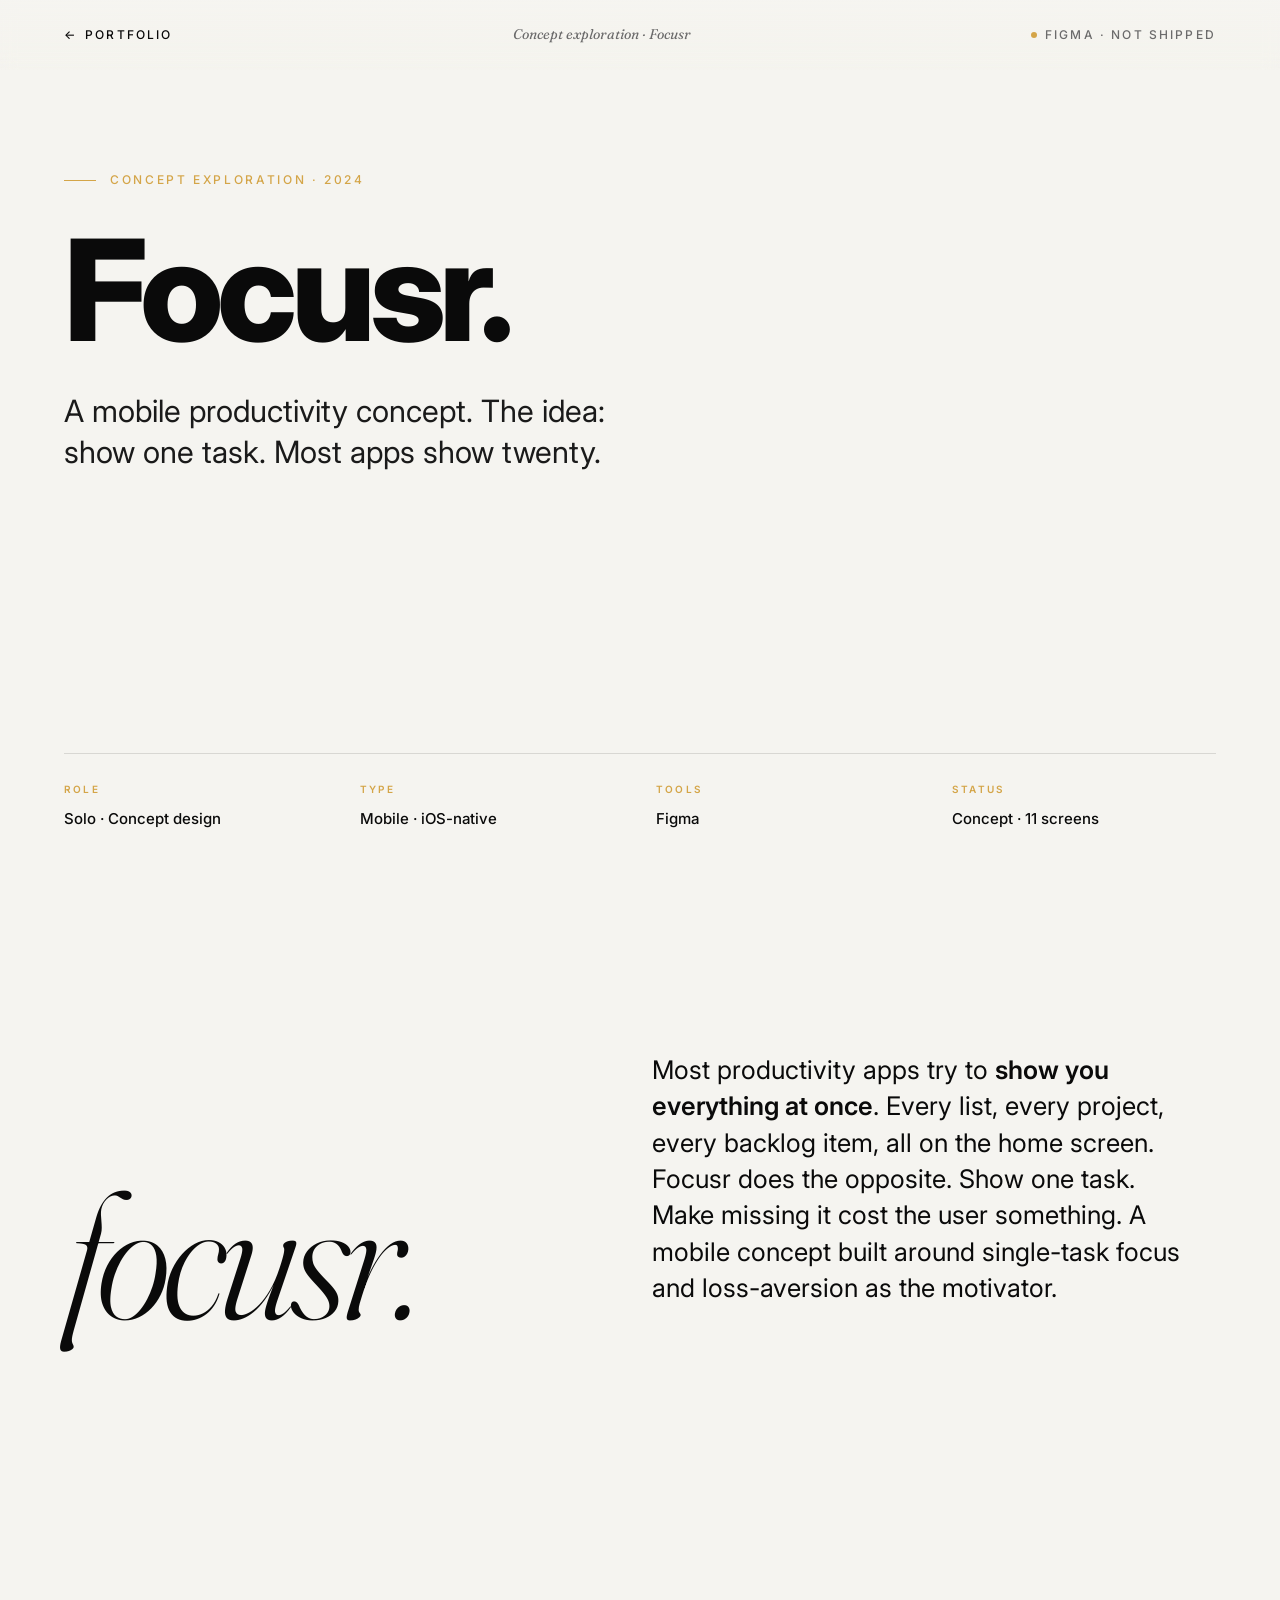
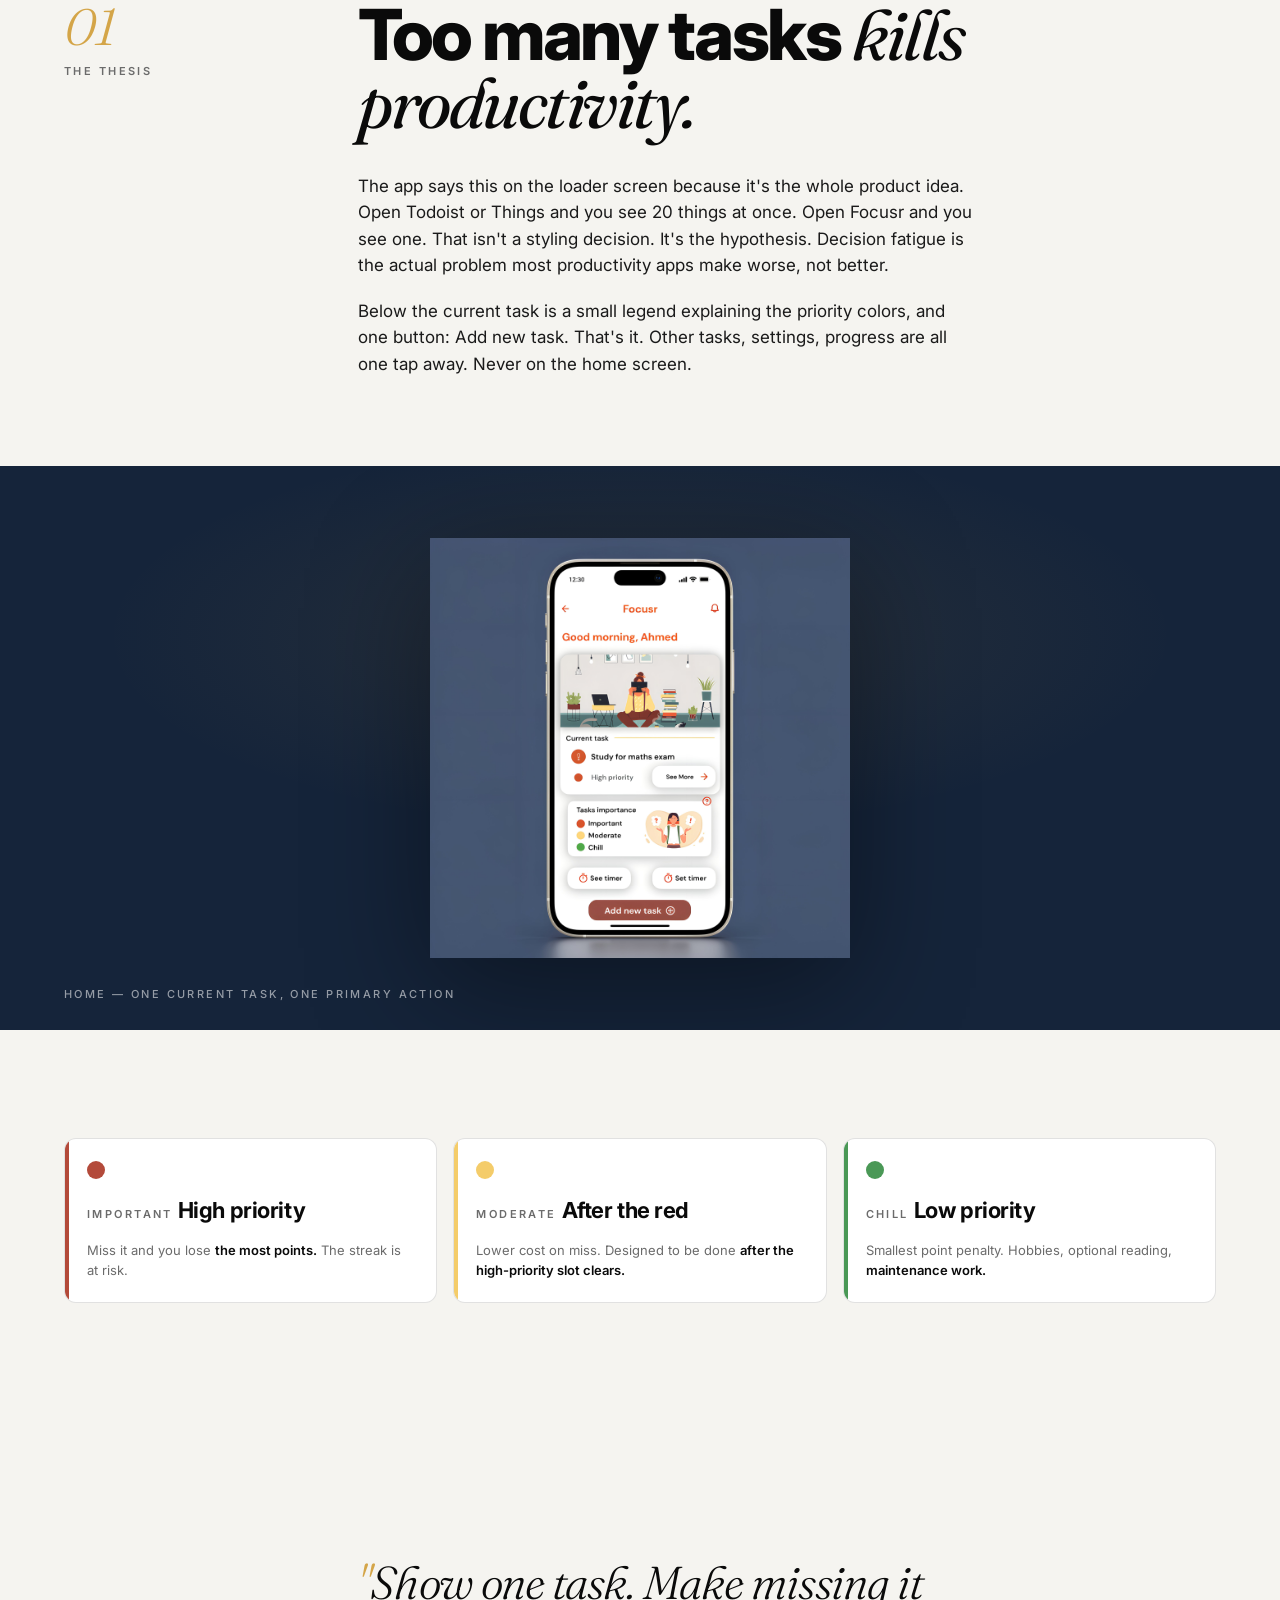
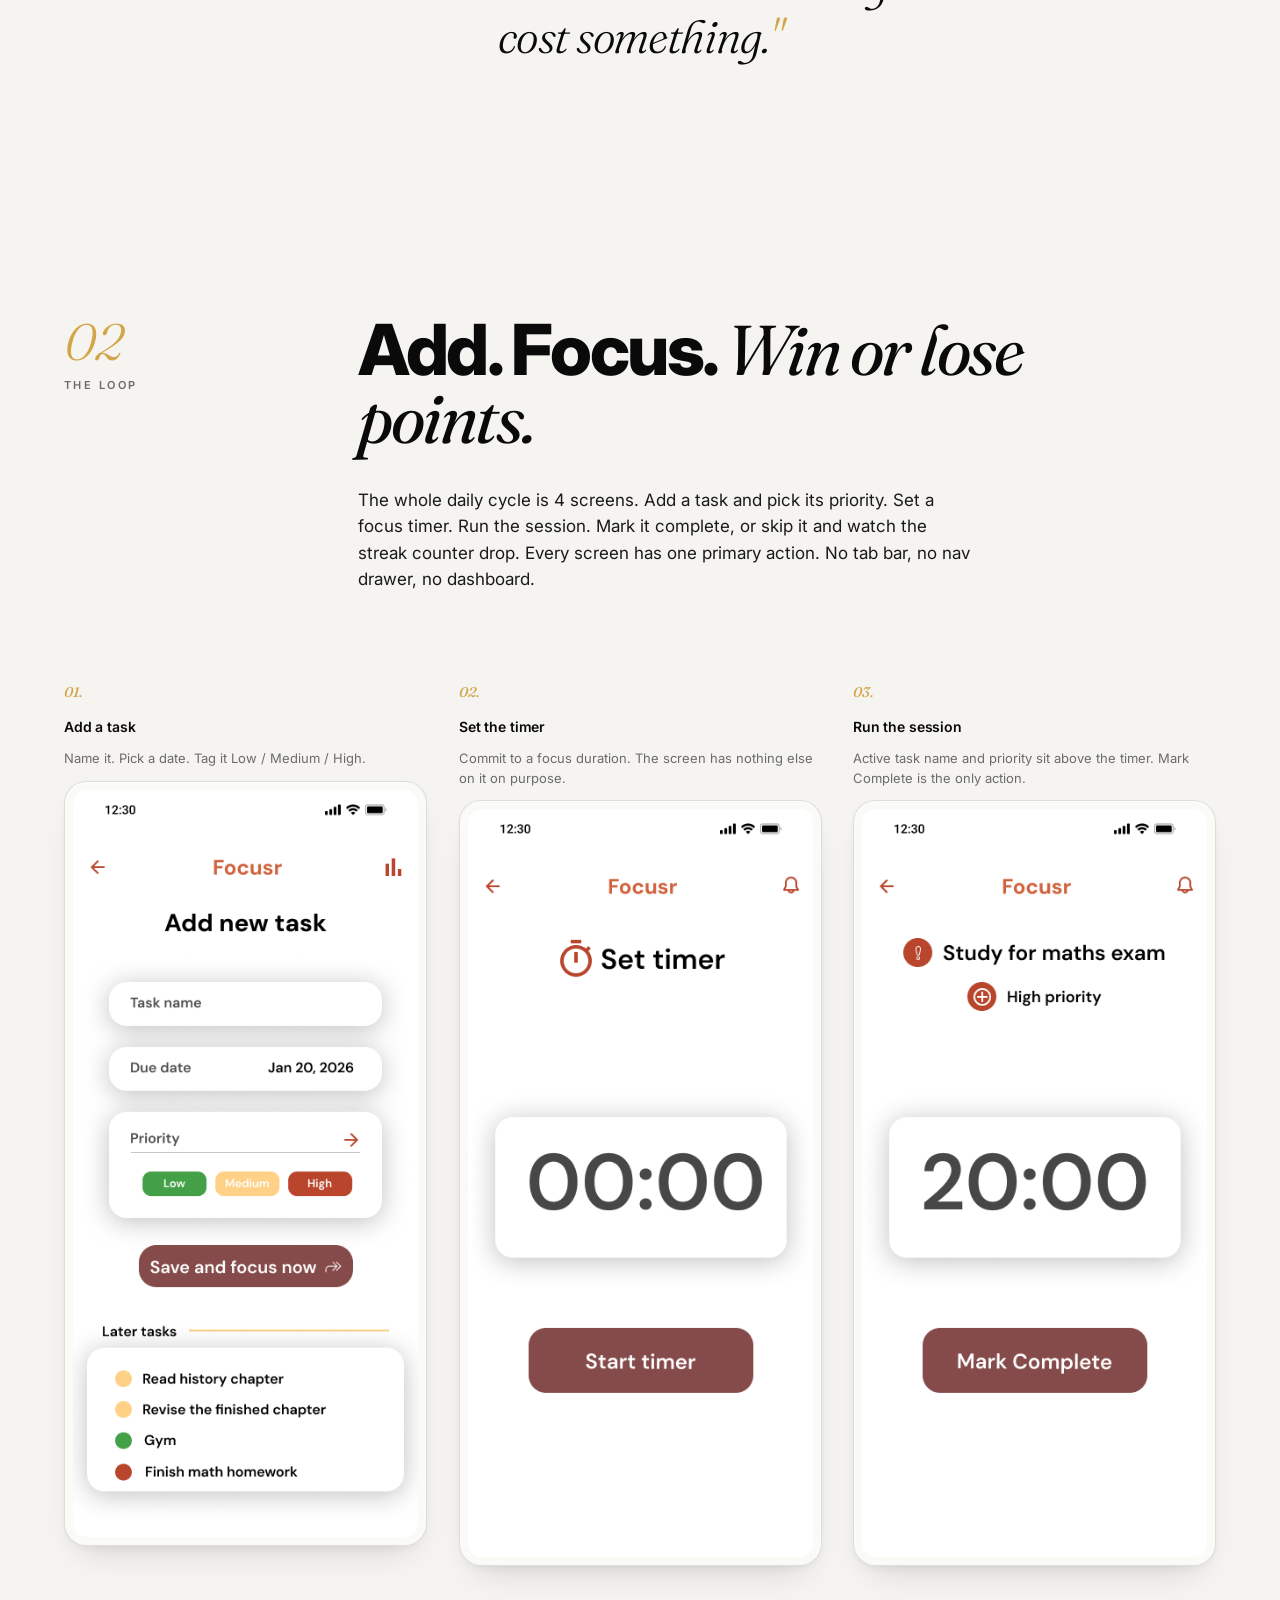
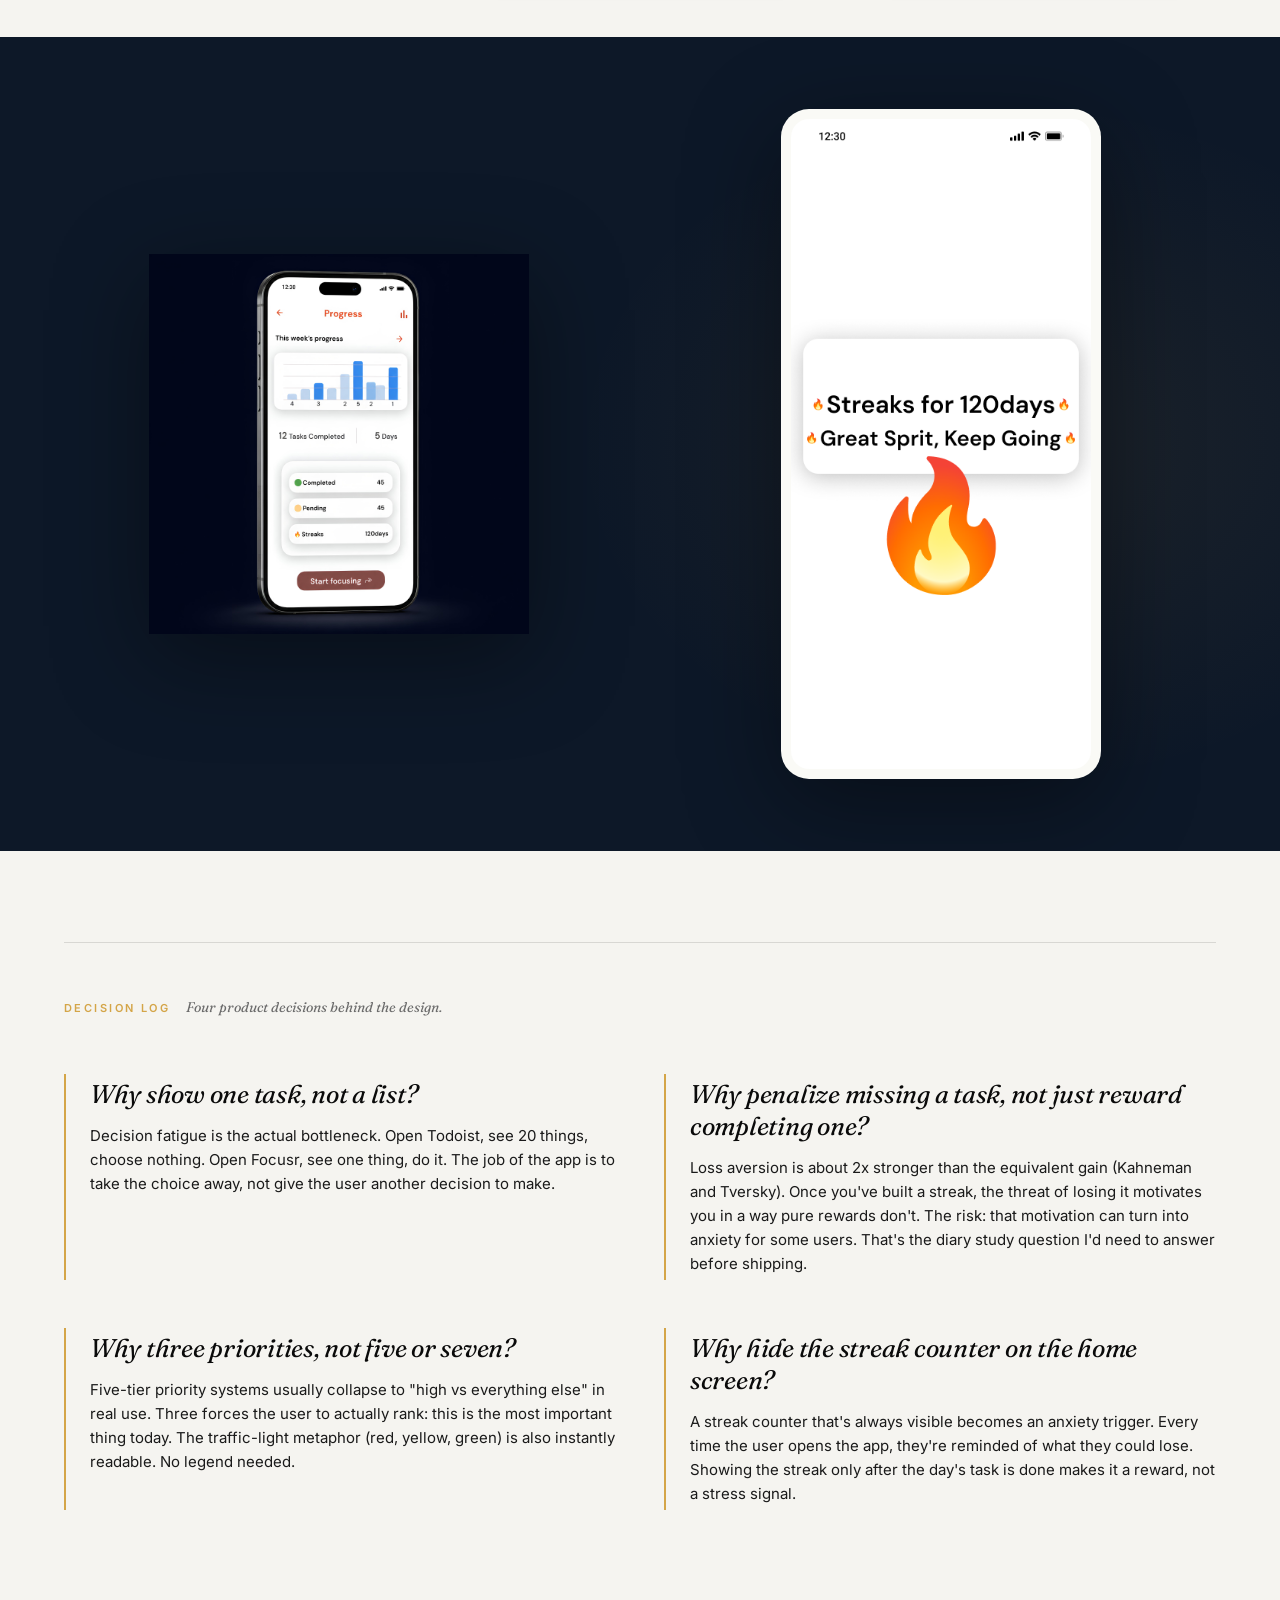
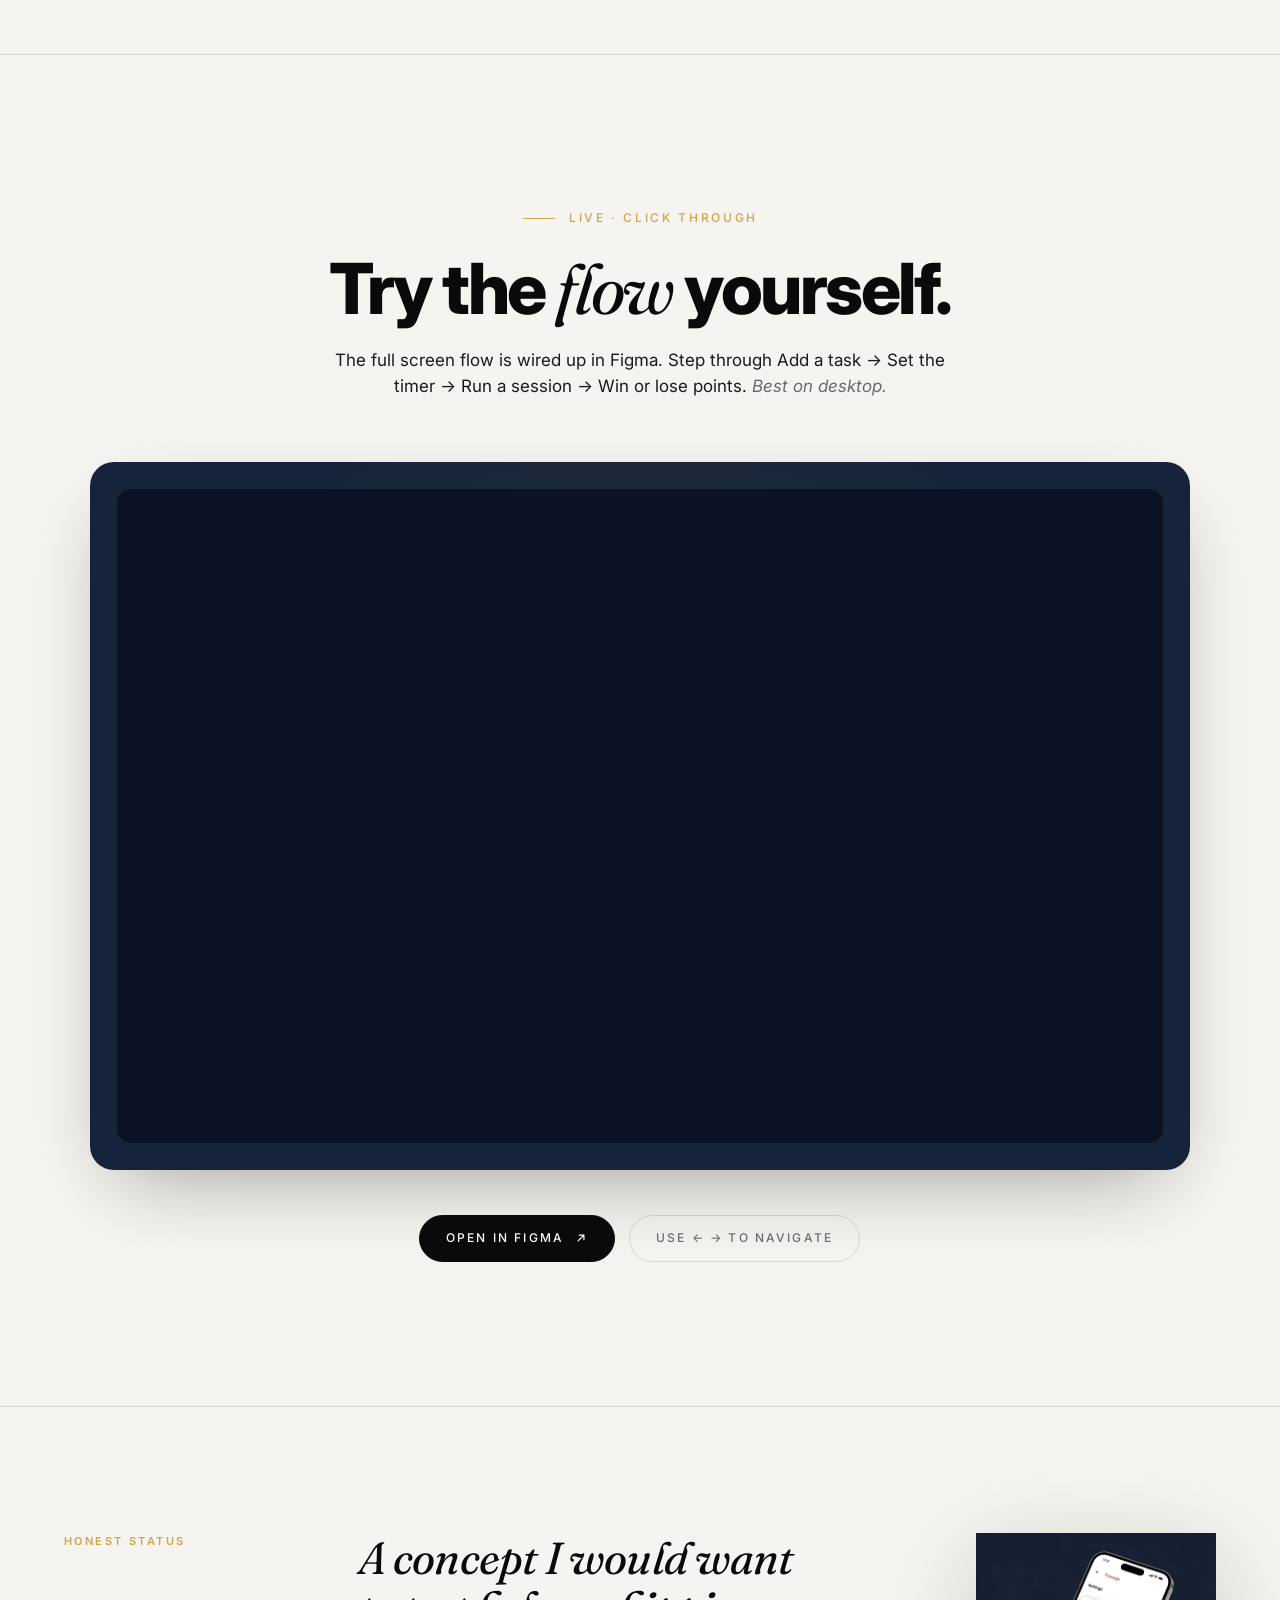
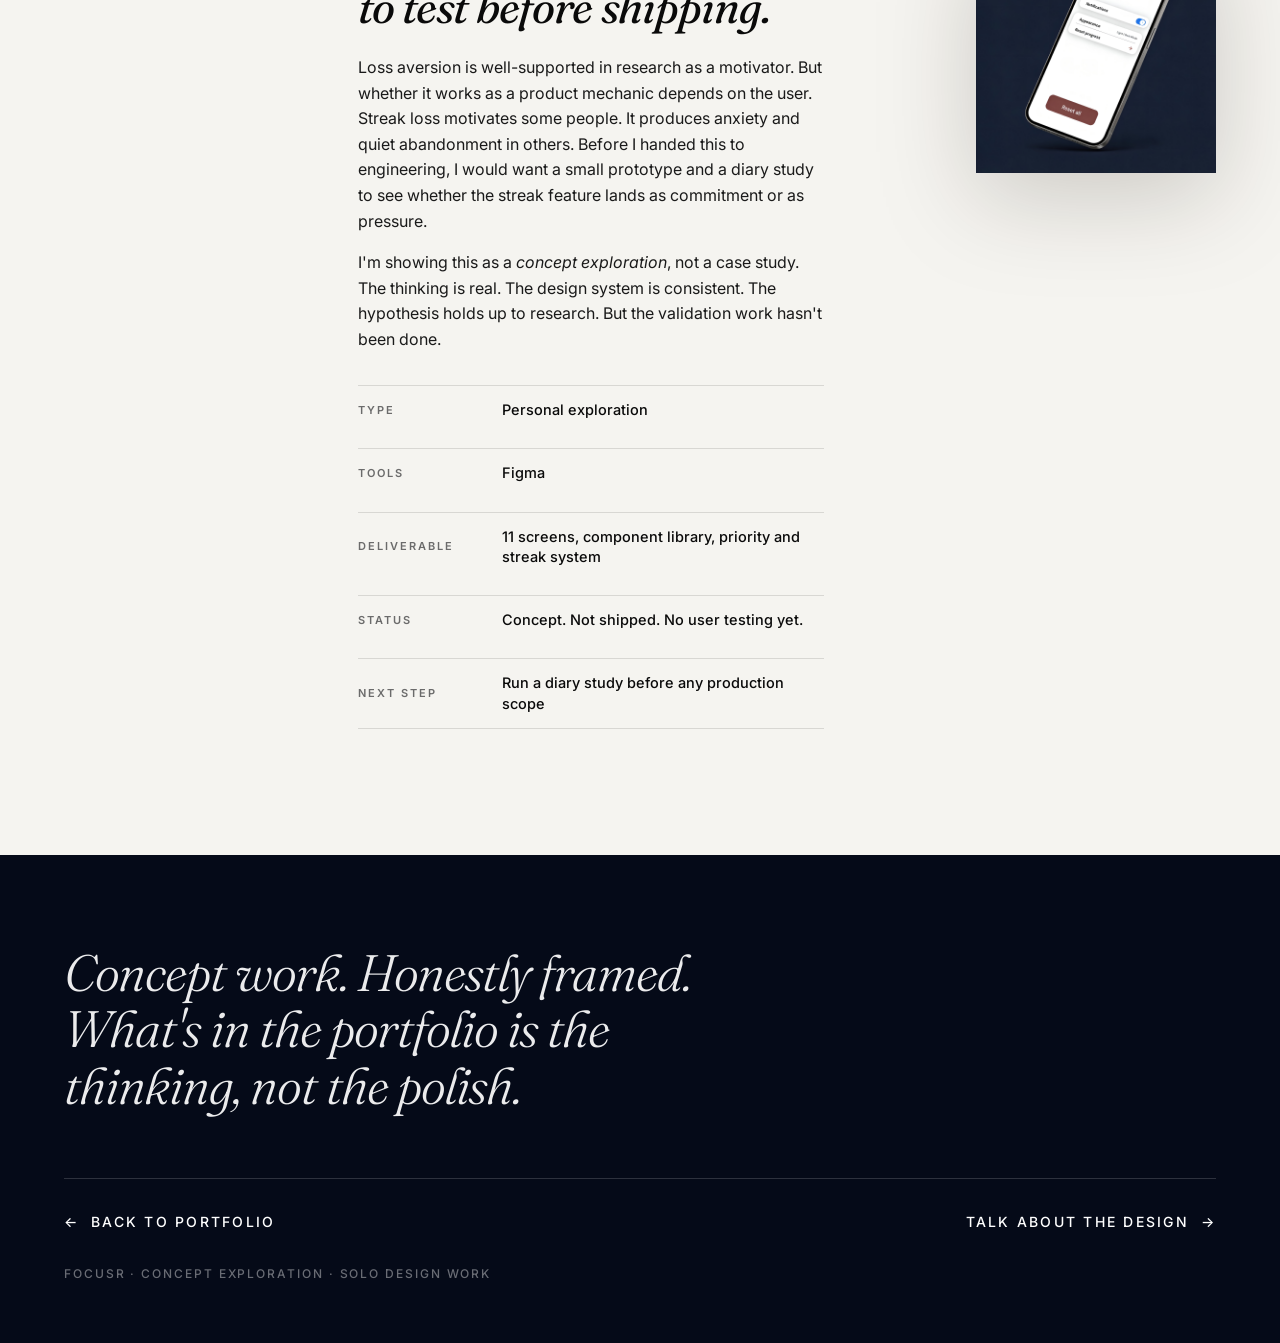
<file: portfolio-fe/project-focusr.html>
<!DOCTYPE html>
<html lang="en">
<head>
<meta charset="UTF-8">
<meta name="viewport" content="width=device-width, initial-scale=1, viewport-fit=cover">
<meta name="description" content="Concept exploration: Focusr — a single-task productivity app built around loss-aversion gamification.">
<title>Focusr · Concept Exploration — Jenish Karki</title>

<link rel="preconnect" href="https://fonts.googleapis.com">
<link rel="preconnect" href="https://fonts.gstatic.com" crossorigin>
<link href="https://fonts.googleapis.com/css2?family=Inter:wght@300;400;500;600;700;800;900&family=Fraunces:opsz,wght@9..144,300;9..144,400;9..144,500;9..144,700;9..144,800&display=swap" rel="stylesheet">

<style>
/* ============================================================
   FOCUSR — concept exploration
   Same case-study chassis as the rest of the portfolio.
   Lightest content load: 2 substantive sections, no dark
   outcomes block, status footer instead.
   ============================================================ */

.bkvm-page,
.bkvm-page * { box-sizing: border-box; }

.bkvm-page {
  --bg: #f5f4f0;
  --bg-2: #ebeae5;
  --bg-mobile: #fafaf6;
  --bg-dark: #0a1224;
  --bg-dark-2: #050a18;
  --ink: #0a0a0a;
  --ink-2: #1a1a1a;
  --ink-mute: #6b6b6b;
  --ink-faint: #9a9a9a;
  --rule: rgba(10, 10, 10, 0.12);
  --rule-strong: rgba(10, 10, 10, 0.32);
  --gold: #d4a548;
  --gold-soft: #e8c97e;
  --navy: #1a3050;

  /* Focusr's own brand colors — used for chips/marks within the case study */
  --focusr-red: #b34a3a;
  --focusr-orange: #e26b46;
  --focusr-yellow: #f4cc6a;
  --focusr-green: #4a9856;

  --serif: 'Fraunces', 'Times New Roman', serif;
  --sans: 'Inter', -apple-system, BlinkMacSystemFont, 'Segoe UI', sans-serif;
  --ease: cubic-bezier(0.4, 0, 0.2, 1);
  --ease-out: cubic-bezier(0.22, 1, 0.36, 1);

  margin: 0;
  background: var(--bg);
  color: var(--ink);
  font-family: var(--sans);
  font-size: 17px;
  line-height: 1.55;
  -webkit-font-smoothing: antialiased;
  -moz-osx-font-smoothing: grayscale;
  text-rendering: optimizeLegibility;
  overflow-x: hidden;
}

html { scroll-behavior: smooth; }
.bkvm-page ::selection { background: var(--gold); color: var(--ink); }

/* ===== Top nav ===== */
.bkvm-nav {
  position: fixed;
  inset: 0 0 auto 0;
  z-index: 100;
  display: flex;
  justify-content: space-between;
  align-items: center;
  padding: 24px max(5vw, 32px);
  background: linear-gradient(180deg, rgba(245, 244, 240, 0.96), rgba(245, 244, 240, 0));
  backdrop-filter: saturate(140%) blur(8px);
  -webkit-backdrop-filter: saturate(140%) blur(8px);
  font-size: 12px;
  letter-spacing: 0.18em;
  text-transform: uppercase;
  font-weight: 500;
  transition: padding 0.4s var(--ease);
}
.bkvm-nav a {
  color: var(--ink);
  text-decoration: none;
  display: inline-flex;
  align-items: center;
  gap: 8px;
  transition: opacity 0.2s var(--ease);
}
.bkvm-nav a:hover { opacity: 0.5; }
.bkvm-nav .center {
  font-family: var(--serif);
  font-style: italic;
  font-weight: 400;
  text-transform: none;
  letter-spacing: 0;
  font-size: 14px;
  color: var(--ink-mute);
}
.bkvm-nav .right {
  font-size: 12px;
  letter-spacing: 0.18em;
  font-weight: 500;
  color: var(--ink-mute);
  display: inline-flex;
  align-items: center;
  gap: 8px;
}
.bkvm-nav .right .dot {
  width: 6px; height: 6px;
  border-radius: 50%;
  background: var(--gold);
  display: inline-block;
}
@media (max-width: 720px) {
  .bkvm-nav { padding: 16px 20px; font-size: 10px; }
  .bkvm-nav .center { display: none; }
}

/* ===== HERO ===== */
.hero {
  min-height: 100svh;
  padding: clamp(120px, 18vh, 200px) max(5vw, 32px) clamp(48px, 8vh, 96px);
  display: flex;
  flex-direction: column;
  justify-content: space-between;
}

.hero .eyebrow {
  font-size: 12px;
  letter-spacing: 0.22em;
  text-transform: uppercase;
  font-weight: 500;
  color: var(--gold);
  margin-bottom: clamp(28px, 4vh, 56px);
  display: inline-flex;
  align-items: center;
  gap: 14px;
}
.hero .eyebrow::before {
  content: '';
  width: 32px;
  height: 1px;
  background: var(--gold);
  display: inline-block;
}

.hero h1 {
  font-size: clamp(56px, 11vw, 168px);
  line-height: 0.92;
  letter-spacing: -0.045em;
  font-weight: 800;
  margin: 0 0 clamp(28px, 4vh, 48px);
  max-width: 14ch;
  font-feature-settings: 'ss01';
}

.hero .lede {
  font-size: clamp(20px, 2.4vw, 32px);
  line-height: 1.32;
  font-weight: 400;
  color: var(--ink-2);
  max-width: 30ch;
  margin: 0;
}
.hero .lede em {
  font-family: var(--serif);
  font-style: italic;
  font-weight: 400;
  color: var(--ink);
}

.hero-meta {
  display: grid;
  grid-template-columns: repeat(4, 1fr);
  gap: 32px;
  border-top: 1px solid var(--rule);
  padding-top: 28px;
  margin-top: clamp(64px, 10vh, 120px);
}
.hero-meta .cell .label {
  display: block;
  font-size: 10px;
  letter-spacing: 0.22em;
  text-transform: uppercase;
  color: var(--gold);
  font-weight: 600;
  margin-bottom: 10px;
}
.hero-meta .cell .value {
  display: block;
  font-size: 15px;
  font-weight: 500;
  color: var(--ink);
  line-height: 1.4;
}
@media (max-width: 720px) {
  .hero-meta { grid-template-columns: repeat(2, 1fr); gap: 20px; }
}

/* ===== Intro lede block ===== */
.intro-block {
  padding: clamp(80px, 14vh, 180px) max(5vw, 32px) clamp(80px, 14vh, 180px);
  display: grid;
  grid-template-columns: repeat(12, 1fr);
  gap: 24px;
}
.intro-block .body {
  grid-column: 7 / -1;
  font-size: clamp(20px, 2vw, 28px);
  line-height: 1.42;
  font-weight: 400;
  color: var(--ink);
  max-width: 34ch;
}
.intro-block .body strong { font-weight: 600; }
.intro-block .marker {
  grid-column: 1 / 7;
  align-self: end;
  font-family: var(--serif);
  font-weight: 300;
  font-size: clamp(80px, 14vw, 220px);
  line-height: 0.85;
  color: var(--ink);
  letter-spacing: -0.04em;
  font-style: italic;
}
@media (max-width: 900px) {
  .intro-block .body { grid-column: 1 / -1; font-size: 22px; }
  .intro-block .marker { display: none; }
}

/* ===== Section base ===== */
.section {
  padding: clamp(96px, 16vh, 200px) max(5vw, 32px);
  position: relative;
}
.section + .section { border-top: 1px solid var(--rule); }

.section-head {
  display: grid;
  grid-template-columns: repeat(12, 1fr);
  gap: 24px;
  margin-bottom: clamp(56px, 8vh, 112px);
}
.section-meta {
  grid-column: 1 / 4;
  display: flex;
  flex-direction: column;
  gap: 10px;
  position: sticky;
  top: 100px;
  align-self: start;
}
.section-meta .num {
  font-family: var(--serif);
  font-style: italic;
  font-weight: 300;
  font-size: clamp(36px, 4vw, 64px);
  line-height: 1;
  color: var(--gold);
  letter-spacing: -0.02em;
}
.section-meta .label {
  font-size: 11px;
  letter-spacing: 0.22em;
  text-transform: uppercase;
  font-weight: 600;
  color: var(--ink-mute);
}

.section-title { grid-column: 4 / -1; }
.section-title h2 {
  font-size: clamp(36px, 5.5vw, 84px);
  line-height: 0.96;
  letter-spacing: -0.035em;
  font-weight: 800;
  margin: 0 0 clamp(28px, 4vh, 40px);
  max-width: 18ch;
}
.section-title h2 em {
  font-family: var(--serif);
  font-style: italic;
  font-weight: 400;
}
.section-title .body {
  font-size: clamp(17px, 1.3vw, 20px);
  line-height: 1.55;
  color: var(--ink-2);
  max-width: 56ch;
}
.section-title .body + .body { margin-top: 1.2em; }

@media (max-width: 900px) {
  .section-head { gap: 16px; }
  .section-meta { grid-column: 1 / -1; flex-direction: row; align-items: baseline; gap: 16px; position: static; margin-bottom: 12px; }
  .section-meta .num { font-size: 28px; }
  .section-title { grid-column: 1 / -1; }
}

/* ===== Mockup hero — full-bleed iPhone render with dark surround ===== */
.mockup-hero {
  margin: clamp(48px, 8vh, 96px) calc(-1 * max(5vw, 32px)) 0;
  background: #15243a;
  padding: clamp(40px, 8vh, 96px) max(5vw, 32px);
  display: flex;
  justify-content: center;
  position: relative;
  overflow: hidden;
}
.mockup-hero::before {
  content: '';
  position: absolute;
  inset: 0;
  background: radial-gradient(60% 50% at 50% 30%, rgba(212, 165, 72, 0.10), transparent 70%);
  pointer-events: none;
}
.mockup-hero img {
  display: block;
  max-width: min(420px, 70vw);
  width: 100%;
  height: auto;
  position: relative;
  z-index: 1;
  filter: drop-shadow(0 30px 60px rgba(0, 0, 0, 0.4));
}
.mockup-hero figcaption {
  position: absolute;
  bottom: clamp(20px, 3vh, 32px);
  left: max(5vw, 32px);
  font-size: 11px;
  letter-spacing: 0.22em;
  text-transform: uppercase;
  color: rgba(255, 255, 255, 0.55);
  font-weight: 500;
  z-index: 2;
}

/* Two-up mockup row */
.mockup-pair {
  margin: clamp(48px, 8vh, 96px) calc(-1 * max(5vw, 32px)) 0;
  background: #0d1828;
  padding: clamp(40px, 8vh, 96px) max(5vw, 32px);
  display: grid;
  grid-template-columns: repeat(2, 1fr);
  gap: clamp(24px, 4vw, 80px);
  align-items: center;
  justify-items: center;
  position: relative;
  overflow: hidden;
}
.mockup-pair::before {
  content: '';
  position: absolute;
  inset: 0;
  background: radial-gradient(50% 60% at 80% 50%, rgba(212, 165, 72, 0.08), transparent 70%);
  pointer-events: none;
}
.mockup-pair img {
  display: block;
  max-width: min(380px, 90%);
  width: 100%;
  height: auto;
  position: relative;
  z-index: 1;
  filter: drop-shadow(0 24px 48px rgba(0, 0, 0, 0.4));
}
@media (max-width: 760px) {
  .mockup-pair { grid-template-columns: 1fr; gap: 48px; }
}

/* Angled / floating mockup for the status block */
.mockup-aside {
  display: block;
  max-width: 280px;
  width: 100%;
  height: auto;
  filter: drop-shadow(0 24px 48px rgba(20, 12, 0, 0.18));
  margin-left: auto;
}

/* ===== Loop row — small cards using raw Figma exports
   for the steps that don't have iPhone mockups available.
   ============================================================ */
.phone-card {
  background: var(--bg-mobile);
  border: 1px solid var(--rule);
  border-radius: 28px;
  padding: 10px;
  box-shadow:
    0 1px 0 rgba(255, 255, 255, 0.6) inset,
    0 18px 36px -18px rgba(20, 12, 0, 0.18),
    0 4px 12px -4px rgba(20, 12, 0, 0.08);
  width: 100%;
}
.phone-card img {
  display: block;
  width: 100%;
  height: auto;
  border-radius: 20px;
}

/* ===== Pull quote ===== */
.pull {
  font-family: var(--serif);
  font-weight: 300;
  font-style: italic;
  font-size: clamp(28px, 3.6vw, 56px);
  line-height: 1.18;
  letter-spacing: -0.02em;
  color: var(--ink);
  max-width: 26ch;
  margin: clamp(80px, 12vh, 160px) auto;
  text-align: center;
  padding: 0 max(5vw, 24px);
}
.pull::before, .pull::after { color: var(--gold); }
.pull::before { content: '"'; }
.pull::after  { content: '"'; }

/* ===== Priority chip row (visualizes the traffic-light system) ===== */
.priority-row {
  display: grid;
  grid-template-columns: repeat(3, 1fr);
  gap: 16px;
  margin-top: clamp(40px, 6vh, 64px);
}
.p-chip {
  background: #fff;
  border: 1px solid var(--rule);
  border-radius: 12px;
  padding: 22px;
  display: flex;
  flex-direction: column;
  gap: 14px;
  position: relative;
  overflow: hidden;
}
.p-chip::before {
  content: '';
  position: absolute;
  inset: 0 auto 0 0;
  width: 4px;
  background: var(--p-color);
}
.p-chip .p-dot {
  width: 18px; height: 18px;
  border-radius: 50%;
  background: var(--p-color);
  display: inline-block;
}
.p-chip .p-key {
  font-size: 11px;
  letter-spacing: 0.22em;
  text-transform: uppercase;
  font-weight: 600;
  color: var(--ink-mute);
  margin-bottom: 2px;
}
.p-chip .p-name {
  font-family: var(--sans);
  font-size: 22px;
  font-weight: 700;
  letter-spacing: -0.02em;
  color: var(--ink);
}
.p-chip .p-cost {
  font-size: 13px;
  line-height: 1.5;
  color: var(--ink-mute);
}
.p-chip .p-cost strong {
  color: var(--ink);
  font-weight: 600;
}

@media (max-width: 720px) { .priority-row { grid-template-columns: 1fr; } }

/* ===== Loop row — 3 steps before the mockup payoff ===== */
.loop-row {
  display: grid;
  grid-template-columns: repeat(3, 1fr);
  gap: clamp(16px, 2.5vw, 32px);
  margin-top: clamp(40px, 6vh, 80px);
}
.loop-step {
  display: flex;
  flex-direction: column;
  gap: 12px;
}
.loop-step .step-num {
  font-family: var(--serif);
  font-style: italic;
  font-size: 14px;
  color: var(--gold);
  font-weight: 500;
  letter-spacing: -0.01em;
}
.loop-step .step-name {
  font-size: 14px;
  font-weight: 600;
  color: var(--ink);
  letter-spacing: -0.01em;
}
.loop-step .step-desc {
  font-size: 13px;
  color: var(--ink-mute);
  line-height: 1.5;
}
.loop-step .phone-card {
  max-width: 100%;
  padding: 8px;
  border-radius: 22px;
}
.loop-step .phone-card img { border-radius: 14px; }

@media (max-width: 900px) {
  .loop-row { grid-template-columns: repeat(2, 1fr); gap: 24px; }
}
@media (max-width: 480px) {
  .loop-row { grid-template-columns: 1fr; }
}

/* ===== Status block (instead of big dark outcomes) ===== */
.status-block {
  padding: clamp(80px, 14vh, 160px) max(5vw, 32px);
  border-top: 1px solid var(--rule);
  display: grid;
  grid-template-columns: repeat(12, 1fr);
  gap: 24px;
}
.status-block .label {
  grid-column: 1 / 4;
  font-size: 11px;
  letter-spacing: 0.22em;
  text-transform: uppercase;
  font-weight: 600;
  color: var(--gold);
  position: sticky;
  top: 100px;
  align-self: start;
}
.status-block .body {
  grid-column: 4 / 9;
}
.status-block .status-aside {
  grid-column: 9 / -1;
  align-self: start;
}
.status-block .status-aside img {
  width: 100%;
  max-width: 240px;
  margin-left: auto;
  display: block;
  filter: drop-shadow(0 24px 48px rgba(20, 12, 0, 0.18));
}
.status-block h3 {
  font-family: var(--serif);
  font-weight: 400;
  font-style: italic;
  font-size: clamp(28px, 3.5vw, 48px);
  line-height: 1.1;
  letter-spacing: -0.02em;
  margin: 0 0 24px;
  max-width: 22ch;
  color: var(--ink);
}
.status-block p {
  font-size: clamp(16px, 1.2vw, 19px);
  line-height: 1.6;
  color: var(--ink-2);
  max-width: 56ch;
  margin: 0 0 1em;
}
.status-block ul {
  list-style: none;
  padding: 0;
  margin: 32px 0 0;
  display: flex;
  flex-direction: column;
  gap: 14px;
}
.status-block ul li {
  display: grid;
  grid-template-columns: 120px 1fr;
  gap: 24px;
  padding: 14px 0;
  border-top: 1px solid var(--rule);
  font-size: 14.5px;
}
.status-block ul li:last-child { border-bottom: 1px solid var(--rule); }
.status-block ul li .k {
  font-size: 11px;
  letter-spacing: 0.18em;
  text-transform: uppercase;
  font-weight: 600;
  color: var(--ink-mute);
  align-self: center;
}
.status-block ul li .v {
  color: var(--ink);
  font-weight: 500;
  line-height: 1.4;
}

@media (max-width: 900px) {
  .status-block .label,
  .status-block .body,
  .status-block .status-aside { grid-column: 1 / -1; position: static; }
  .status-block .label { margin-bottom: 16px; }
  .status-block ul li { grid-template-columns: 1fr; gap: 4px; }
  .status-block ul li .k { font-size: 10px; }
  .status-block .status-aside { margin-top: 48px; }
  .status-block .status-aside img { max-width: 280px; margin: 0 auto; }
}

/* ===== Footer ===== */
.bkvm-footer {
  background: var(--bg-dark-2);
  color: #fff;
  padding: clamp(64px, 10vh, 120px) max(5vw, 32px) 48px;
}
.bkvm-footer .row {
  display: flex;
  justify-content: space-between;
  align-items: center;
  gap: 32px;
  flex-wrap: wrap;
  border-top: 1px solid rgba(255, 255, 255, 0.16);
  padding-top: 32px;
}
.bkvm-footer a {
  color: #fff;
  text-decoration: none;
  font-size: 14px;
  letter-spacing: 0.16em;
  text-transform: uppercase;
  font-weight: 500;
  display: inline-flex;
  align-items: center;
  gap: 12px;
  transition: opacity 0.2s var(--ease);
}
.bkvm-footer a:hover { opacity: 0.6; }
.bkvm-footer .lede {
  font-family: var(--serif);
  font-weight: 300;
  font-style: italic;
  font-size: clamp(28px, 4vw, 56px);
  line-height: 1.1;
  letter-spacing: -0.02em;
  margin: 0 0 64px;
  max-width: 22ch;
  color: rgba(255, 255, 255, 0.92);
}
.bkvm-footer .credit {
  font-size: 12px;
  letter-spacing: 0.16em;
  text-transform: uppercase;
  color: rgba(255, 255, 255, 0.4);
  font-weight: 500;
}

/* ===== Prototype embed (interactive Figma) ===== */
.prototype-section {
  padding: clamp(96px, 16vh, 200px) max(5vw, 32px);
  border-top: 1px solid var(--rule);
  text-align: center;
}
.proto-head {
  max-width: 720px;
  margin: 0 auto clamp(48px, 7vh, 80px);
}
.proto-head .eyebrow {
  font-size: 12px;
  letter-spacing: 0.22em;
  text-transform: uppercase;
  font-weight: 500;
  color: var(--gold);
  margin-bottom: 28px;
  display: inline-flex;
  align-items: center;
  gap: 14px;
}
.proto-head .eyebrow::before {
  content: '';
  width: 32px;
  height: 1px;
  background: var(--gold);
  display: inline-block;
}
.proto-head h2 {
  font-size: clamp(36px, 5.5vw, 84px);
  line-height: 0.96;
  letter-spacing: -0.035em;
  font-weight: 800;
  margin: 0 auto 24px;
  max-width: 16ch;
}
.proto-head h2 em {
  font-family: var(--serif);
  font-style: italic;
  font-weight: 400;
}
.proto-head p {
  font-size: clamp(17px, 1.3vw, 20px);
  line-height: 1.55;
  color: var(--ink-2);
  max-width: 56ch;
  margin: 0 auto;
}
.proto-head p em { color: var(--ink-mute); font-style: italic; }

.proto-stage {
  position: relative;
  margin: 0 auto;
  max-width: 1100px;
  background: #15243a;
  border-radius: 24px;
  padding: clamp(20px, 3vh, 32px);
  overflow: hidden;
  box-shadow: 0 30px 80px -30px rgba(20, 12, 0, 0.4);
}
.proto-stage::before {
  content: '';
  position: absolute;
  inset: 0;
  background: radial-gradient(60% 60% at 50% 30%, rgba(212, 165, 72, 0.10), transparent 70%);
  pointer-events: none;
}
.proto-stage iframe {
  position: relative;
  z-index: 1;
  width: 100%;
  aspect-ratio: 16 / 10;
  border: none;
  border-radius: 14px;
  display: block;
  background: #0a1224;
}

.proto-actions {
  display: inline-flex;
  align-items: center;
  gap: 14px;
  margin-top: clamp(32px, 5vh, 48px);
  flex-wrap: wrap;
  justify-content: center;
}
.proto-open,
.proto-hint {
  display: inline-flex;
  align-items: center;
  gap: 10px;
  padding: 13px 26px;
  border-radius: 999px;
  font-size: 12px;
  font-weight: 500;
  letter-spacing: 0.18em;
  text-transform: uppercase;
  text-decoration: none;
  transition: background 0.3s var(--ease), color 0.3s var(--ease), transform 0.2s var(--ease), border-color 0.3s var(--ease);
}
.proto-open {
  background: var(--ink);
  color: #fff;
  border: 1px solid var(--ink);
}
.proto-open:hover {
  background: var(--gold);
  color: var(--ink);
  border-color: var(--gold);
  transform: translateY(-2px);
}
.proto-open svg { transition: transform 0.3s var(--ease); }
.proto-open:hover svg { transform: translate(2px, -2px); }
.proto-hint {
  background: transparent;
  color: var(--ink-mute);
  border: 1px solid var(--rule);
  cursor: default;
}

@media (max-width: 720px) {
  .proto-stage { padding: 8px; border-radius: 16px; }
  .proto-stage iframe {
    aspect-ratio: auto;
    height: 70vh;
    min-height: 500px;
    border-radius: 10px;
  }
}

/* ===== Scroll reveal — gated by .js-anim ===== */
.js-anim [data-anim] {
  opacity: 0;
  transition: opacity 1s var(--ease-out), transform 1s var(--ease-out);
  will-change: opacity, transform;
}
.js-anim [data-anim="up"]   { transform: translate3d(0, 48px, 0); }
.js-anim [data-anim="left"] { transform: translate3d(40px, 0, 0); }
.js-anim [data-anim="fade"] { transform: none; }
.js-anim [data-anim].in {
  opacity: 1;
  transform: none;
}
.js-anim [data-anim][data-delay="1"].in { transition-delay: 0.10s; }
.js-anim [data-anim][data-delay="2"].in { transition-delay: 0.20s; }
.js-anim [data-anim][data-delay="3"].in { transition-delay: 0.30s; }
.js-anim [data-anim][data-delay="4"].in { transition-delay: 0.40s; }

@media (prefers-reduced-motion: reduce) {
  .js-anim [data-anim] {
    opacity: 1 !important;
    transform: none !important;
    transition: none !important;
  }
  html { scroll-behavior: auto; }
}

/* ===== Decision log — annotated UX rationale callouts =====
   Research-driven: makes design thinking VISIBLE to recruiters
   who scan portfolios for evidence of reasoning, not just craft. */
.decisions {
  display: grid;
  grid-template-columns: repeat(2, 1fr);
  gap: clamp(28px, 4vw, 48px);
  margin-top: clamp(64px, 10vh, 120px);
  padding-top: clamp(40px, 6vh, 64px);
  border-top: 1px solid var(--rule);
}
.decisions-head {
  grid-column: 1 / -1;
  display: flex;
  align-items: baseline;
  gap: 16px;
  margin-bottom: 8px;
}
.decisions-head .key {
  font-size: 11px;
  letter-spacing: 0.22em;
  text-transform: uppercase;
  font-weight: 600;
  color: var(--gold);
}
.decisions-head .lede {
  font-size: 14px;
  color: var(--ink-mute);
  font-style: italic;
  font-family: var(--serif);
}
.decision {
  border-left: 2px solid var(--gold);
  padding: 4px 0 4px 24px;
}
.decision .q {
  font-family: var(--serif);
  font-style: italic;
  font-weight: 400;
  font-size: clamp(20px, 2vw, 26px);
  line-height: 1.25;
  color: var(--ink);
  margin: 0 0 14px;
  letter-spacing: -0.01em;
}
.decision .a {
  font-size: 15px;
  line-height: 1.6;
  color: var(--ink-2);
  margin: 0;
}
.decision .a strong { color: var(--ink); font-weight: 600; }
.decision .a em { font-family: var(--serif); font-style: italic; font-weight: 400; color: var(--ink); }
@media (max-width: 720px) {
  .decisions { grid-template-columns: 1fr; gap: 28px; }
  .decision { padding-left: 18px; }
  .decisions-head { flex-direction: column; gap: 4px; }
}
</style>
</head>

<body class="bkvm-page">

<!-- ===== TOP NAV ===== -->
<nav class="bkvm-nav" aria-label="Concept exploration navigation">
  <a href="index.html#projects" aria-label="Back to portfolio">
    <span aria-hidden="true">←</span> Portfolio
  </a>
  <span class="center">Concept exploration · Focusr</span>
  <span class="right"><span class="dot" aria-hidden="true"></span> Figma · Not shipped</span>
</nav>

<main>

  <!-- ===== HERO ===== -->
  <section class="hero" aria-labelledby="hero-title">
    <div>
      <span class="eyebrow" data-anim="up">Concept exploration · 2024</span>
      <h1 id="hero-title" data-anim="up" data-delay="1">Focusr.</h1>
      <p class="lede" data-anim="up" data-delay="2">A mobile productivity concept. The idea: show one task. Most apps show twenty.</p>
    </div>

    <div class="hero-meta" data-anim="fade" data-delay="3">
      <div class="cell"><span class="label">Role</span><span class="value">Solo · Concept design</span></div>
      <div class="cell"><span class="label">Type</span><span class="value">Mobile · iOS-native</span></div>
      <div class="cell"><span class="label">Tools</span><span class="value">Figma</span></div>
      <div class="cell"><span class="label">Status</span><span class="value">Concept · 11 screens</span></div>
    </div>
  </section>

  <!-- ===== INTRO LEDE ===== -->
  <section class="intro-block" aria-label="Project overview">
    <div class="marker" data-anim="up" aria-hidden="true">focusr.</div>
    <p class="body" data-anim="up" data-delay="1">
      Most productivity apps try to <strong>show you everything at once</strong>. Every list, every project, every backlog item, all on the home screen. Focusr does the opposite. Show one task. Make missing it cost the user something. A mobile concept built around single-task focus and loss-aversion as the motivator.
    </p>
  </section>

  <!-- ===== 01 · THE THESIS ===== -->
  <section class="section" aria-labelledby="sec-01">
    <header class="section-head">
      <div class="section-meta">
        <span class="num" data-anim="up">01</span>
        <span class="label" data-anim="up" data-delay="1">The thesis</span>
      </div>
      <div class="section-title">
        <h2 id="sec-01" data-anim="up">Too many tasks <em>kills productivity.</em></h2>
        <p class="body" data-anim="up" data-delay="1">
          The app says this on the loader screen because it's the whole product idea. Open Todoist or Things and you see 20 things at once. Open Focusr and you see one. That isn't a styling decision. It's the hypothesis. Decision fatigue is the actual problem most productivity apps make worse, not better.
        </p>
        <p class="body" data-anim="up" data-delay="2">
          Below the current task is a small legend explaining the priority colors, and one button: Add new task. That's it. Other tasks, settings, progress are all one tap away. Never on the home screen.
        </p>
      </div>
    </header>

    <!-- iPhone mockup hero — the home screen showing single-task focus -->
    <figure class="mockup-hero" data-anim="fade">
      <img src="./assets/focusr/mockup-home.png" alt="iPhone mockup of the Focusr home screen — 'Good morning, Ahmed', a single Current task (Study for maths exam, High priority), the Tasks importance legend, and one primary 'Add new task' CTA.">
      <figcaption>Home — one current task, one primary action</figcaption>
    </figure>

    <!-- Priority chips — visualize the cost system -->
    <div class="priority-row" data-anim="up" style="margin-top: clamp(80px, 12vh, 140px);">
      <div class="p-chip" style="--p-color: var(--focusr-red);">
        <span class="p-dot"></span>
        <div>
          <span class="p-key">Important</span>
          <span class="p-name">High priority</span>
        </div>
        <span class="p-cost">Miss it and you lose <strong>the most points.</strong> The streak is at risk.</span>
      </div>
      <div class="p-chip" style="--p-color: var(--focusr-yellow);">
        <span class="p-dot"></span>
        <div>
          <span class="p-key">Moderate</span>
          <span class="p-name">After the red</span>
        </div>
        <span class="p-cost">Lower cost on miss. Designed to be done <strong>after the high-priority slot clears.</strong></span>
      </div>
      <div class="p-chip" style="--p-color: var(--focusr-green);">
        <span class="p-dot"></span>
        <div>
          <span class="p-key">Chill</span>
          <span class="p-name">Low priority</span>
        </div>
        <span class="p-cost">Smallest point penalty. Hobbies, optional reading, <strong>maintenance work.</strong></span>
      </div>
    </div>
  </section>

  <!-- ===== Pull quote ===== -->
  <p class="pull" data-anim="up">Show one task. Make missing it cost something.</p>

  <!-- ===== 02 · THE LOOP ===== -->
  <section class="section" aria-labelledby="sec-02">
    <header class="section-head">
      <div class="section-meta">
        <span class="num" data-anim="up">02</span>
        <span class="label" data-anim="up" data-delay="1">The loop</span>
      </div>
      <div class="section-title">
        <h2 id="sec-02" data-anim="up">Add. Focus. <em>Win or lose points.</em></h2>
        <p class="body" data-anim="up" data-delay="1">
          The whole daily cycle is 4 screens. Add a task and pick its priority. Set a focus timer. Run the session. Mark it complete, or skip it and watch the streak counter drop. Every screen has one primary action. No tab bar, no nav drawer, no dashboard.
        </p>
      </div>
    </header>

    <!-- The 3 steps before the gamification payoff: Add → Set → Run -->
    <div class="loop-row">
      <div class="loop-step" data-anim="up">
        <span class="step-num">01.</span>
        <span class="step-name">Add a task</span>
        <span class="step-desc">Name it. Pick a date. Tag it Low / Medium / High.</span>
        <div class="phone-card">
          <img src="./assets/focusr/03-add-task-priority.png" alt="Add new task screen with task name, due date, and three colored priority chips: Low (green), Medium (yellow), High (red)." loading="lazy">
        </div>
      </div>

      <div class="loop-step" data-anim="up" data-delay="1">
        <span class="step-num">02.</span>
        <span class="step-name">Set the timer</span>
        <span class="step-desc">Commit to a focus duration. The screen has nothing else on it on purpose.</span>
        <div class="phone-card">
          <img src="./assets/focusr/04-set-timer.png" alt="Set timer screen showing 00:00 in a large card with a single Start timer CTA." loading="lazy">
        </div>
      </div>

      <div class="loop-step" data-anim="up" data-delay="2">
        <span class="step-num">03.</span>
        <span class="step-name">Run the session</span>
        <span class="step-desc">Active task name and priority sit above the timer. Mark Complete is the only action.</span>
        <div class="phone-card">
          <img src="./assets/focusr/05-active-timer.png" alt="Active timer screen showing 'Study for maths exam — High priority', a 20:00 countdown, and a single Mark Complete button." loading="lazy">
        </div>
      </div>
    </div>

    <!-- The payoff: weekly progress + streak — shown on the actual device -->
    <figure class="mockup-pair" data-anim="fade">
      <img src="./assets/focusr/mockup-progress.png" alt="iPhone mockup of the Progress screen — bar chart of weekly task completion, 12 Tasks Completed, 5 Days, and Completed / Pending / Streaks (120 days) summary rows.">
      <img src="./assets/focusr/08-streaks.png" alt="Congrats screen showing 'Streaks for 120 days, Great Sprit, Keep Going' with a fire emoji — the return mechanism." loading="lazy" style="max-width: min(320px, 80%); border-radius: 28px; background: var(--bg-mobile); padding: 10px;">
    </figure>

    <!-- ===== Decision log ===== -->
    <div class="decisions">
      <div class="decisions-head">
        <span class="key">Decision log</span>
        <span class="lede">Four product decisions behind the design.</span>
      </div>

      <div class="decision" data-anim="up">
        <p class="q">Why show one task, not a list?</p>
        <p class="a">Decision fatigue is the actual bottleneck. Open Todoist, see 20 things, choose nothing. Open Focusr, see one thing, do it. The job of the app is to take the choice away, not give the user another decision to make.</p>
      </div>

      <div class="decision" data-anim="up" data-delay="1">
        <p class="q">Why penalize missing a task, not just reward completing one?</p>
        <p class="a">Loss aversion is about 2x stronger than the equivalent gain (Kahneman and Tversky). Once you've built a streak, the threat of losing it motivates you in a way pure rewards don't. The risk: that motivation can turn into anxiety for some users. That's the diary study question I'd need to answer before shipping.</p>
      </div>

      <div class="decision" data-anim="up" data-delay="2">
        <p class="q">Why three priorities, not five or seven?</p>
        <p class="a">Five-tier priority systems usually collapse to "high vs everything else" in real use. Three forces the user to actually rank: this is the most important thing today. The traffic-light metaphor (red, yellow, green) is also instantly readable. No legend needed.</p>
      </div>

      <div class="decision" data-anim="up" data-delay="3">
        <p class="q">Why hide the streak counter on the home screen?</p>
        <p class="a">A streak counter that's always visible becomes an anxiety trigger. Every time the user opens the app, they're reminded of what they could lose. Showing the streak only after the day's task is done makes it a reward, not a stress signal.</p>
      </div>
    </div>
  </section>

  <!-- ===== INTERACTIVE PROTOTYPE — live Figma embed ===== -->
  <section class="prototype-section" aria-labelledby="proto-title">
    <header class="proto-head">
      <span class="eyebrow" data-anim="up">Live · Click through</span>
      <h2 id="proto-title" data-anim="up" data-delay="1">Try the <em>flow</em> yourself.</h2>
      <p data-anim="up" data-delay="2">
        The full screen flow is wired up in Figma. Step through Add a task →
        Set the timer → Run a session → Win or lose points. <em>Best on desktop.</em>
      </p>
    </header>

    <div class="proto-stage" data-anim="fade">
      <iframe
        src="https://www.figma.com/embed?embed_host=share&url=https%3A%2F%2Fwww.figma.com%2Fproto%2F6YoTbp1LGDYAhrKZXFAVdS%2FProductivity-app%3Fnode-id%3D4-4%26t%3DkOpxXY5VkEUC7hqI-1"
        title="Focusr — interactive Figma prototype"
        allowfullscreen
        loading="lazy">
      </iframe>
    </div>

    <div class="proto-actions" data-anim="up" data-delay="1">
      <a class="proto-open"
         href="https://www.figma.com/proto/6YoTbp1LGDYAhrKZXFAVdS/Productivity-app?node-id=4-4&t=kOpxXY5VkEUC7hqI-1"
         target="_blank" rel="noopener">
        Open in Figma
        <svg viewBox="0 0 24 24" width="14" height="14" fill="none" stroke="currentColor" stroke-width="2" stroke-linecap="round" stroke-linejoin="round" aria-hidden="true">
          <path d="M7 17 L17 7 M9 7 H17 V15"/>
        </svg>
      </a>
      <span class="proto-hint" aria-hidden="true">Use ← → to navigate</span>
    </div>
  </section>

  <!-- ===== HONEST STATUS (no big dark outcomes block) ===== -->
  <section class="status-block" aria-labelledby="status-title">
    <span class="label" data-anim="up">Honest status</span>
    <div class="body">
      <h3 id="status-title" data-anim="up">A concept I would want to test before shipping.</h3>
      <p data-anim="up" data-delay="1">
        Loss aversion is well-supported in research as a motivator. But whether it works as a product mechanic depends on the user. Streak loss motivates some people. It produces anxiety and quiet abandonment in others. Before I handed this to engineering, I would want a small prototype and a diary study to see whether the streak feature lands as commitment or as pressure.
      </p>
      <p data-anim="up" data-delay="2">
        I'm showing this as a <em>concept exploration</em>, not a case study. The thinking is real. The design system is consistent. The hypothesis holds up to research. But the validation work hasn't been done.
      </p>

      <ul data-anim="up" data-delay="3">
        <li><span class="k">Type</span><span class="v">Personal exploration</span></li>
        <li><span class="k">Tools</span><span class="v">Figma</span></li>
        <li><span class="k">Deliverable</span><span class="v">11 screens, component library, priority and streak system</span></li>
        <li><span class="k">Status</span><span class="v">Concept. Not shipped. No user testing yet.</span></li>
        <li><span class="k">Next step</span><span class="v">Run a diary study before any production scope</span></li>
      </ul>
    </div>
    <div class="status-aside" data-anim="left" data-delay="2">
      <img class="mockup-aside" src="./assets/focusr/mockup-settings.png" alt="iPhone mockup of the Settings screen, photographed at an angle — Notifications toggle, Appearance / Reset progress controls, and a Reset all CTA at the bottom.">
    </div>
  </section>

</main>

<!-- ===== FOOTER ===== -->
<footer class="bkvm-footer">
  <p class="lede" data-anim="up">Concept work. Honestly framed. What's in the portfolio is the thinking, not the polish.</p>
  <div class="row">
    <a href="index.html#projects"><span aria-hidden="true">←</span> Back to portfolio</a>
    <a href="mailto:hello@example.com">Talk about the design <span aria-hidden="true">→</span></a>
  </div>
  <p class="credit" style="margin-top: 32px;">Focusr · Concept exploration · Solo design work</p>
</footer>

<script>
  // ===== Scroll reveal =====
  (function () {
    document.documentElement.classList.add('js-anim');
    const els = document.querySelectorAll('[data-anim]');
    if (!('IntersectionObserver' in window) || !els.length) {
      els.forEach((el) => el.classList.add('in'));
      return;
    }
    const io = new IntersectionObserver(
      (entries) => {
        entries.forEach((entry) => {
          if (entry.isIntersecting) {
            entry.target.classList.add('in');
            io.unobserve(entry.target);
          }
        });
      },
      { threshold: 0.12, rootMargin: '0px 0px -8% 0px' }
    );
    els.forEach((el) => io.observe(el));
    setTimeout(() => {
      document.querySelectorAll('[data-anim]:not(.in)').forEach((el) => el.classList.add('in'));
    }, 2500);
  })();

  // ===== Nav: hide on scroll-down, show on scroll-up =====
  (function () {
    const nav = document.querySelector('.bkvm-nav');
    if (!nav) return;
    let last = 0;
    const onScroll = () => {
      const y = window.scrollY;
      nav.style.transform = (y > 80 && y > last) ? 'translateY(-100%)' : 'translateY(0)';
      nav.style.transition = 'transform 0.4s cubic-bezier(0.4,0,0.2,1)';
      last = y;
    };
    window.addEventListener('scroll', onScroll, { passive: true });
  })();
</script>

</body>
</html>
</file>
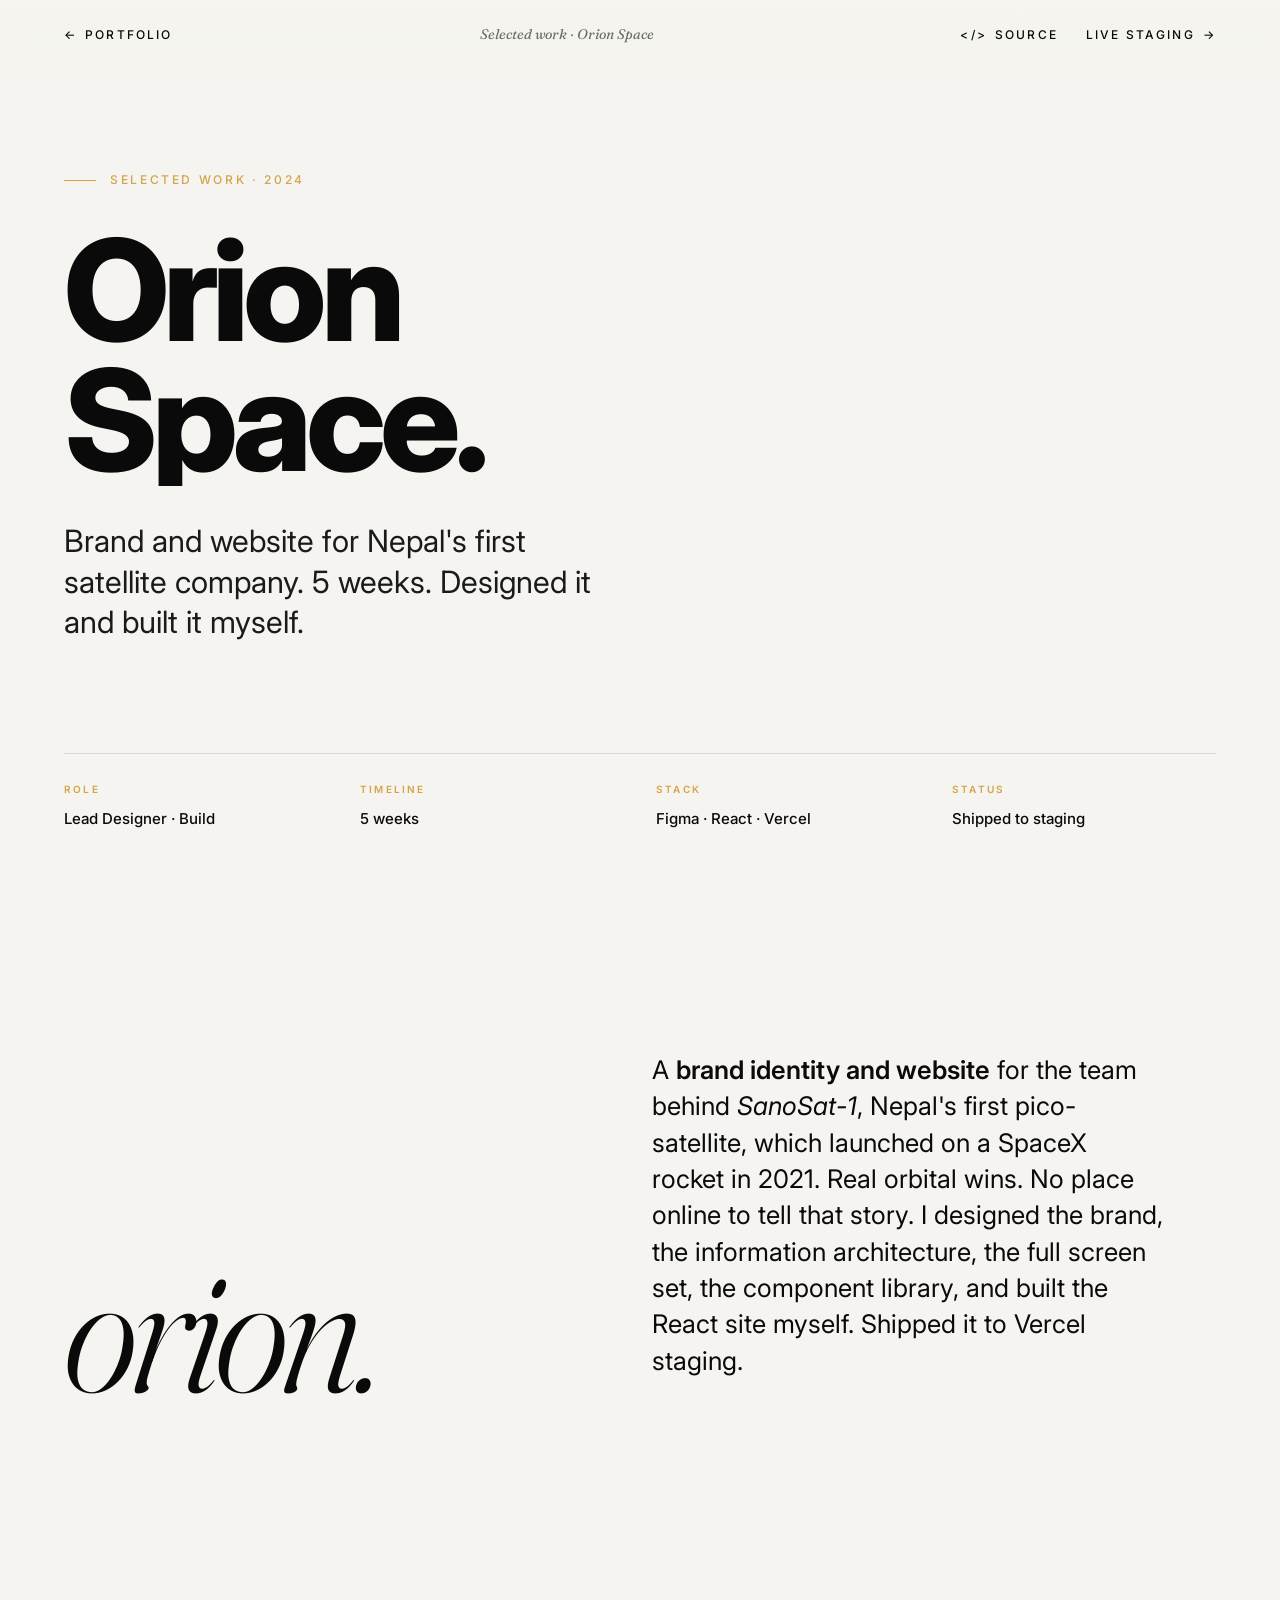
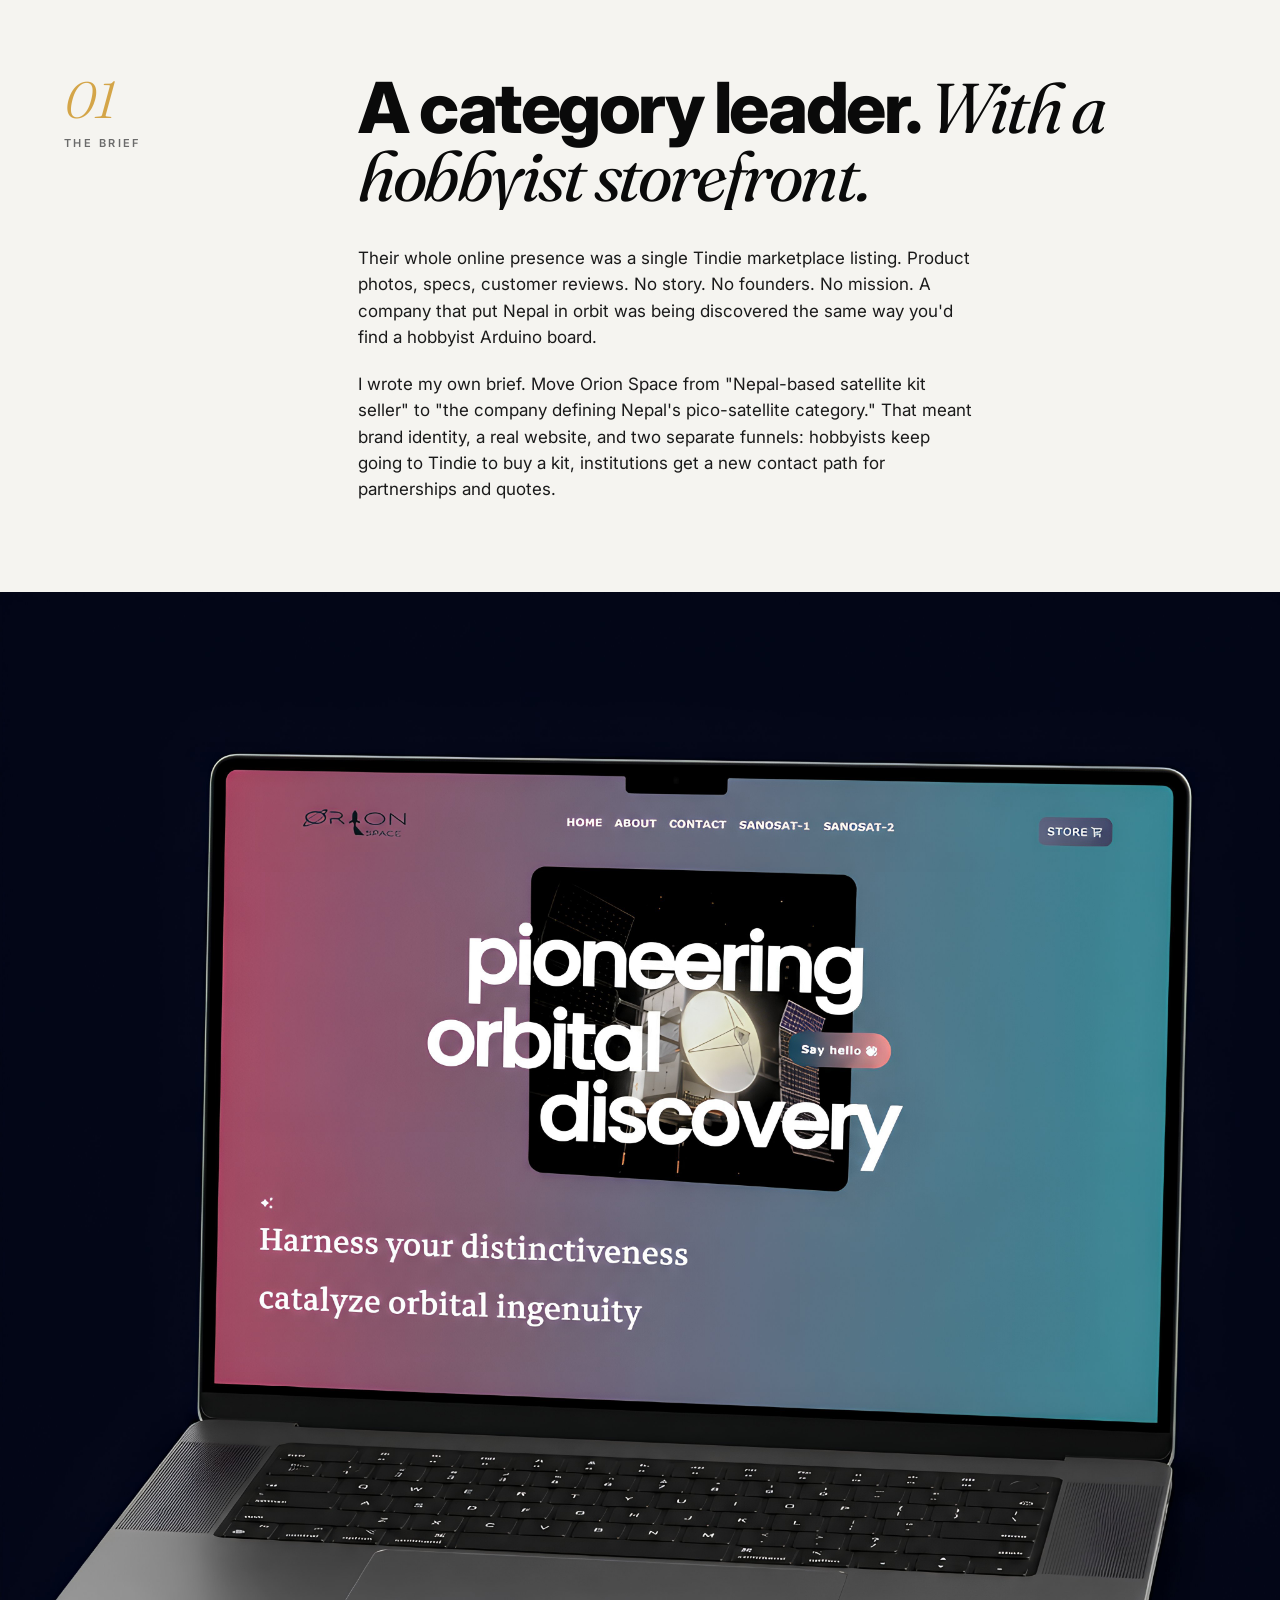
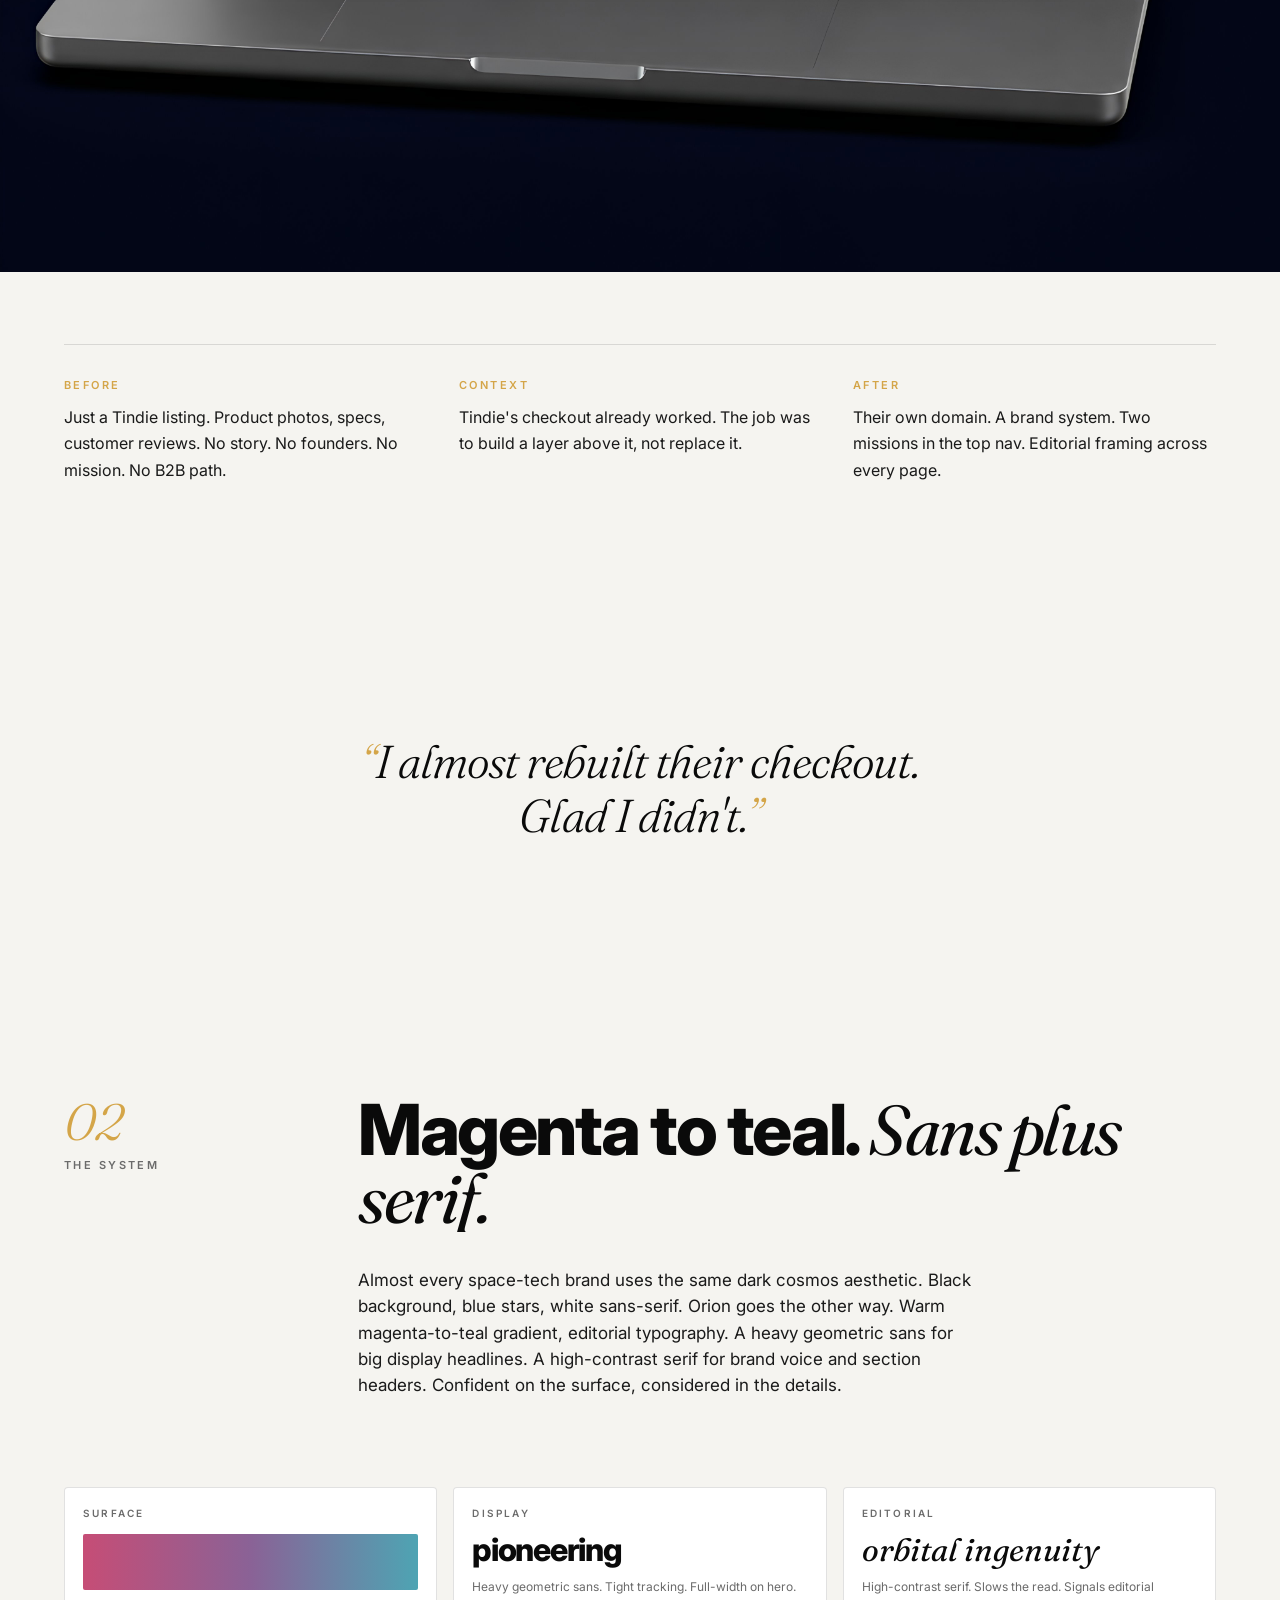
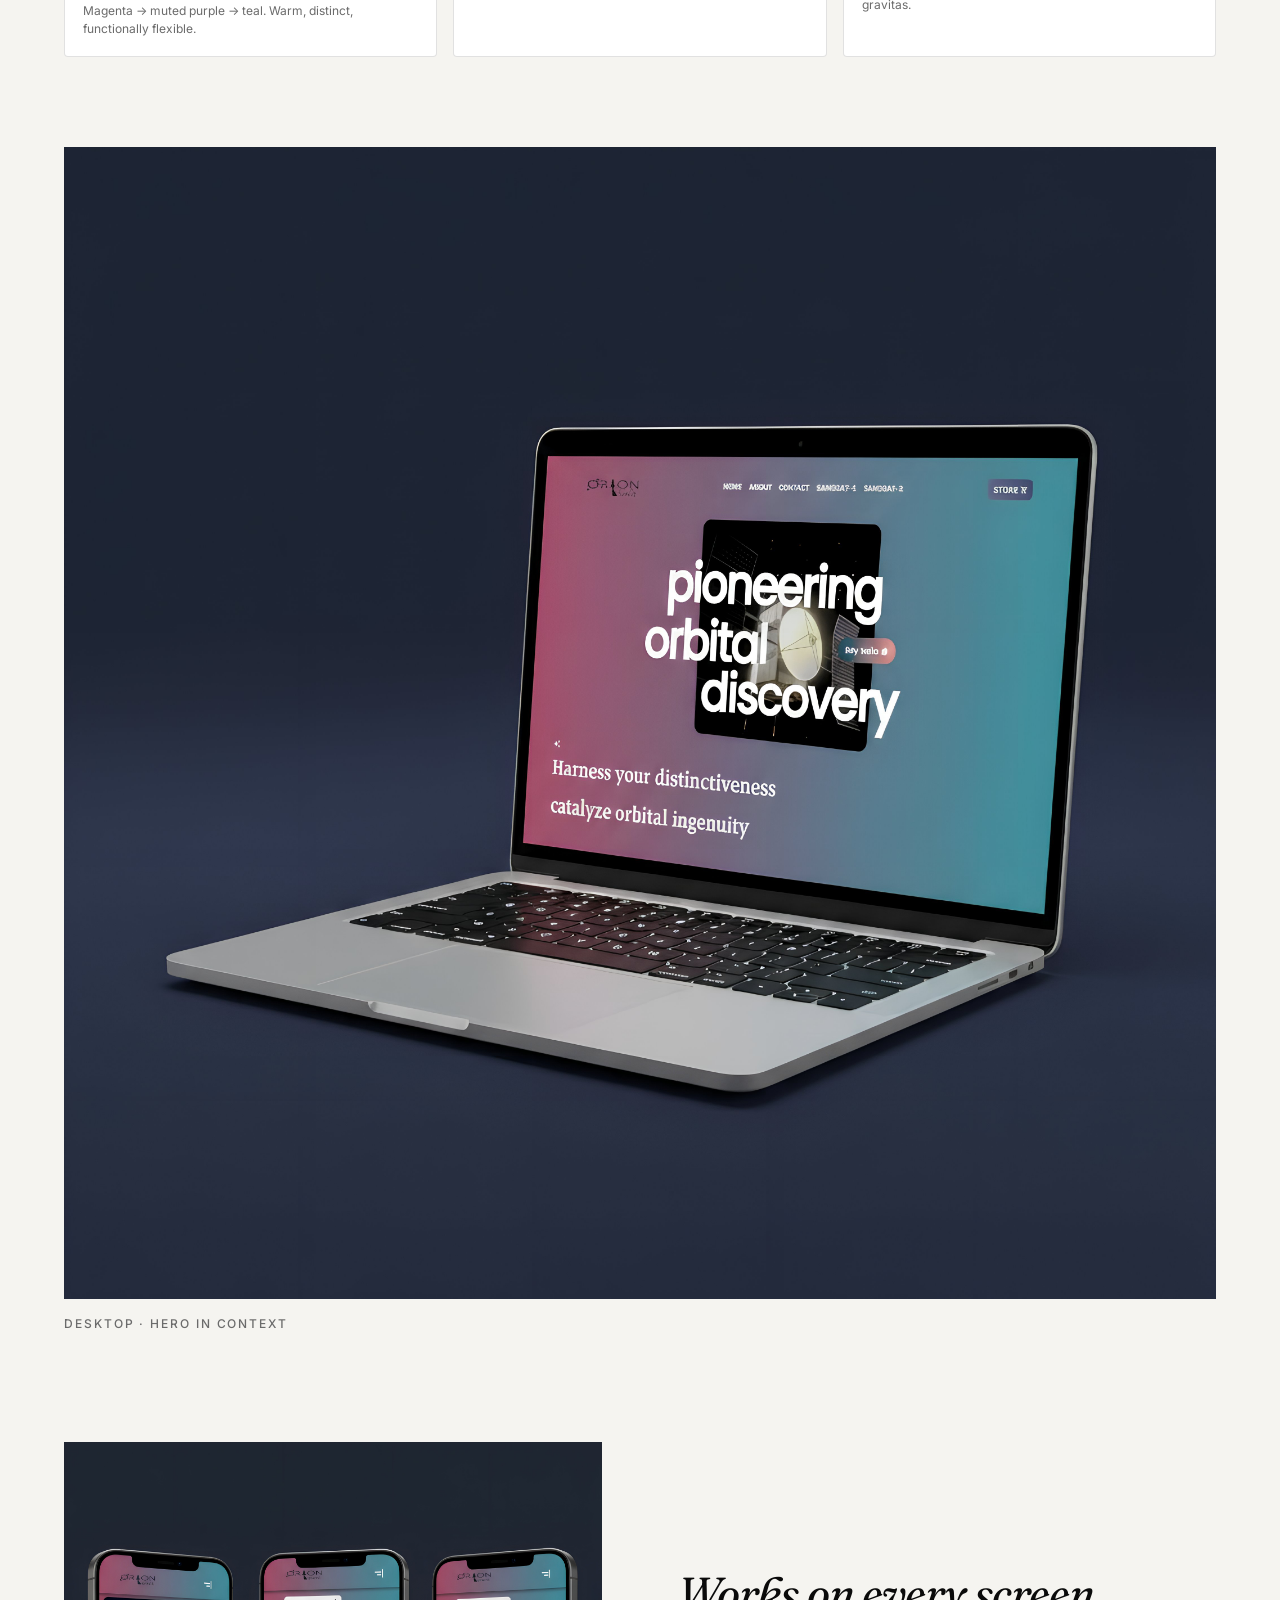
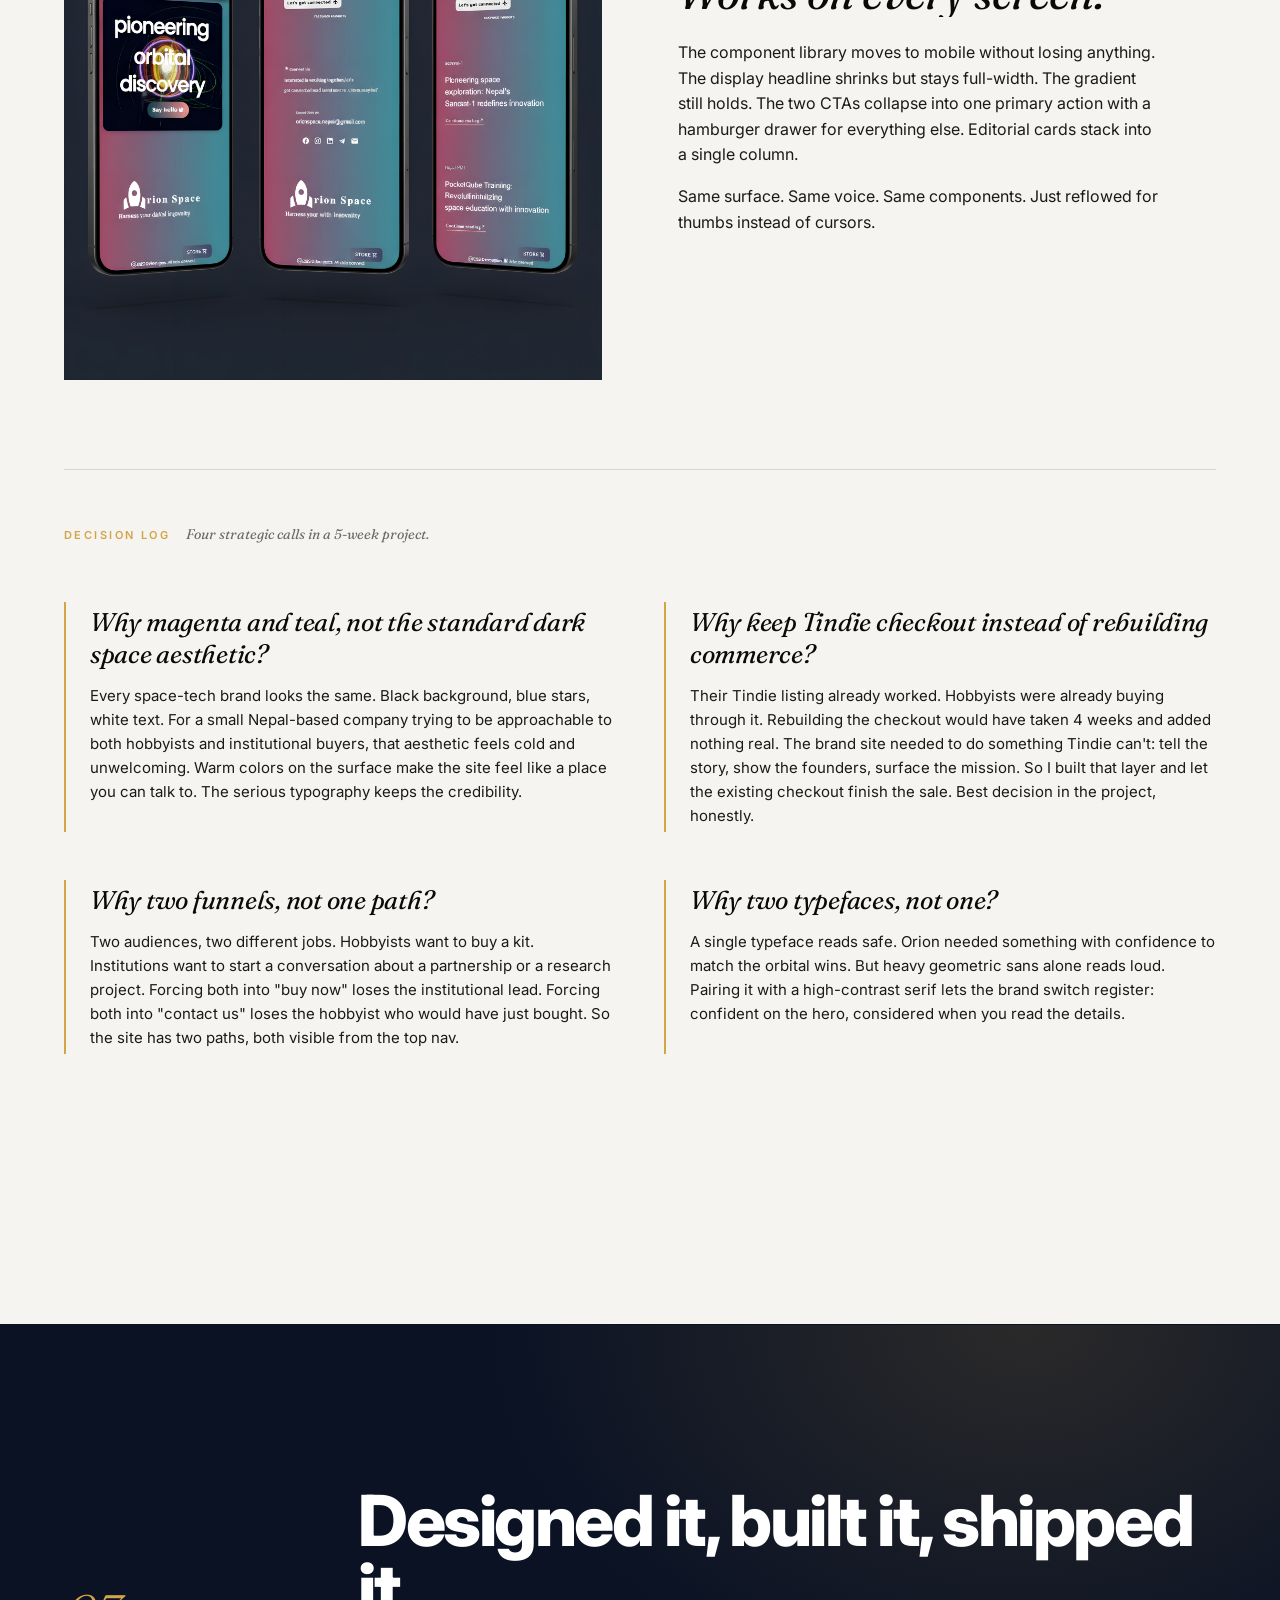
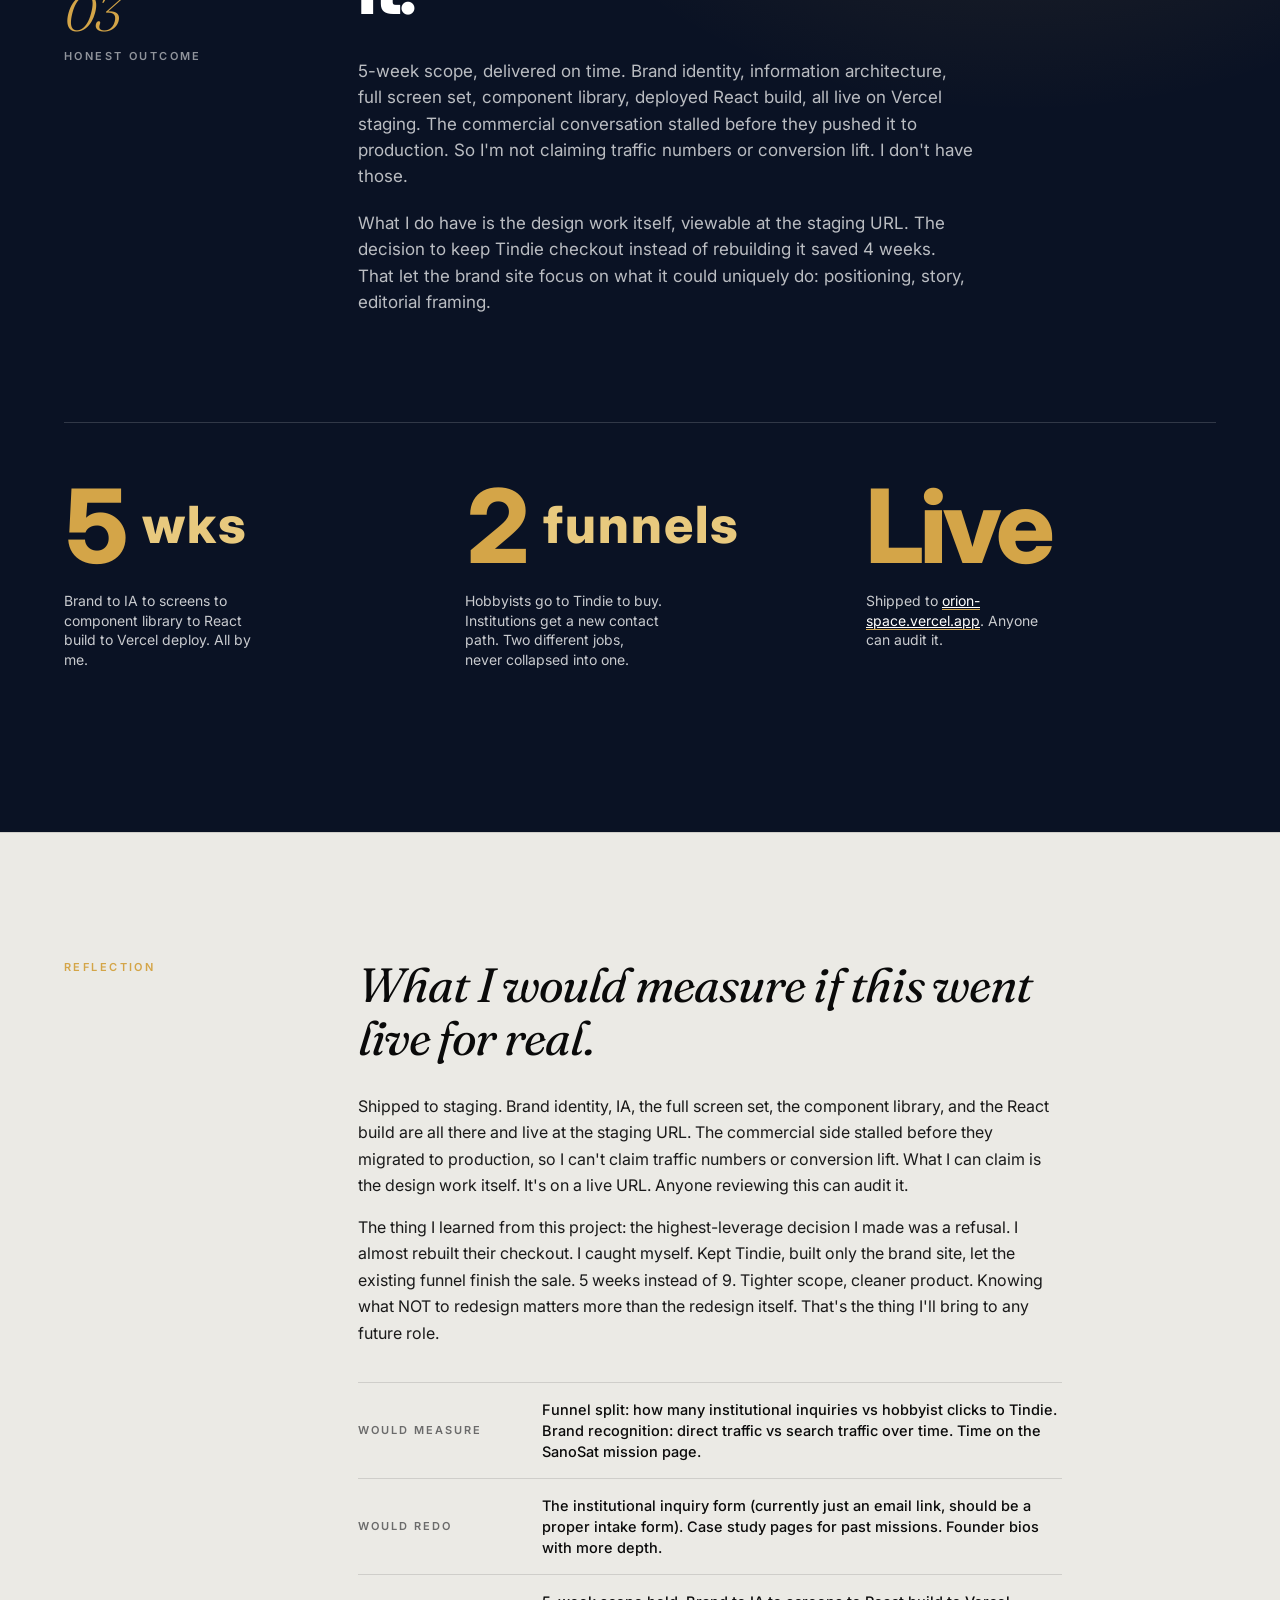
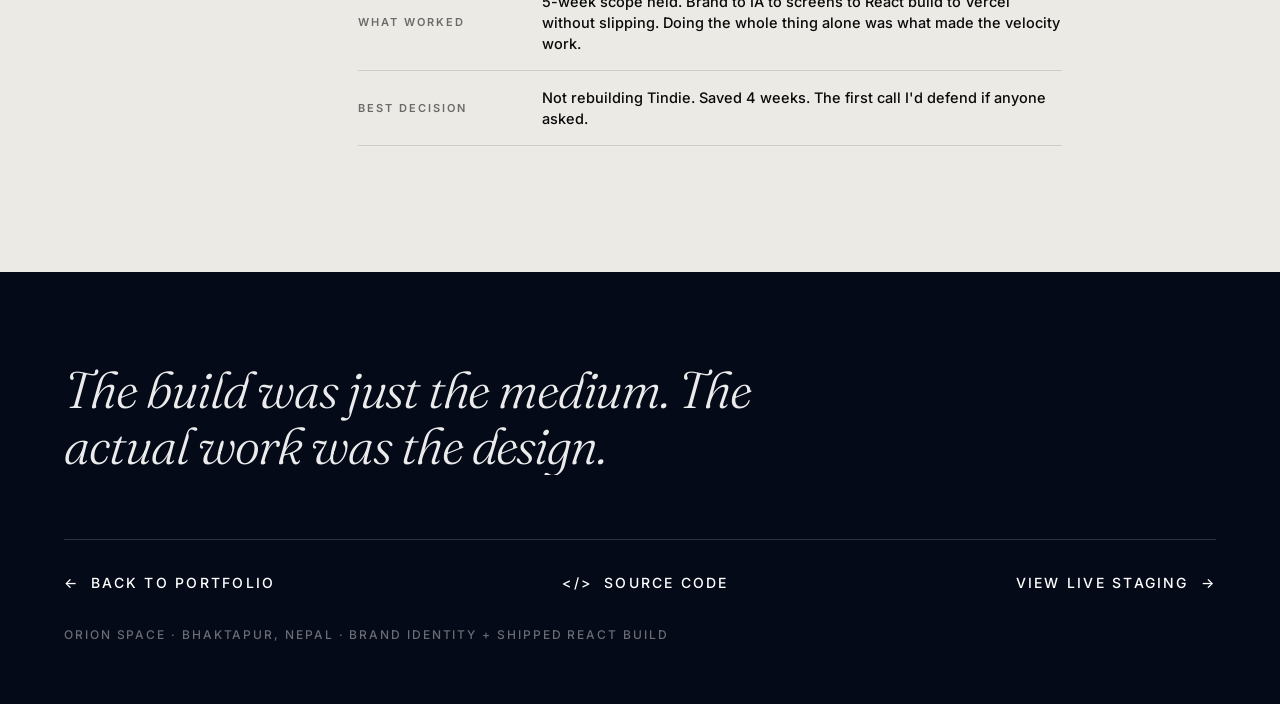
<file: portfolio-fe/project-orion.html>
<!DOCTYPE html>
<html lang="en">
<head>
<meta charset="UTF-8">
<meta name="viewport" content="width=device-width, initial-scale=1, viewport-fit=cover">
<meta name="description" content="Selected work: Orion Space — brand identity and shipped digital home for Nepal's first pico-satellite company.">
<title>Orion Space · Selected Work — Jenish Karki</title>

<link rel="preconnect" href="https://fonts.googleapis.com">
<link rel="preconnect" href="https://fonts.gstatic.com" crossorigin>
<link href="https://fonts.googleapis.com/css2?family=Inter:wght@300;400;500;600;700;800;900&family=Fraunces:opsz,wght@9..144,300;9..144,400;9..144,500;9..144,700;9..144,800&display=swap" rel="stylesheet">

<style>
/* ============================================================
   ORION SPACE — selected work entry
   Shares the BKVM / AIRA / TALABAT case-study chassis.
   Lighter content depth — 3 sections, image-forward.
   ============================================================ */

.bkvm-page,
.bkvm-page * {
  box-sizing: border-box;
}

.bkvm-page {
  --bg: #f5f4f0;
  --bg-2: #ebeae5;
  --bg-dark: #0a1224;
  --bg-dark-2: #050a18;
  --ink: #0a0a0a;
  --ink-2: #1a1a1a;
  --ink-mute: #6b6b6b;
  --ink-faint: #9a9a9a;
  --rule: rgba(10, 10, 10, 0.12);
  --rule-strong: rgba(10, 10, 10, 0.32);
  --gold: #d4a548;
  --gold-soft: #e8c97e;
  --navy: #1a3050;
  --red: #c2362b;
  --green: #1f7a3d;
  --serif: 'Fraunces', 'Times New Roman', serif;
  --sans: 'Inter', -apple-system, BlinkMacSystemFont, 'Segoe UI', sans-serif;
  --ease: cubic-bezier(0.4, 0, 0.2, 1);
  --ease-out: cubic-bezier(0.22, 1, 0.36, 1);

  margin: 0;
  background: var(--bg);
  color: var(--ink);
  font-family: var(--sans);
  font-size: 17px;
  line-height: 1.55;
  -webkit-font-smoothing: antialiased;
  -moz-osx-font-smoothing: grayscale;
  text-rendering: optimizeLegibility;
  overflow-x: hidden;
}

html { scroll-behavior: smooth; }

.bkvm-page ::selection { background: var(--gold); color: var(--ink); }

/* ===== Top nav (fixed) ===== */
.bkvm-nav {
  position: fixed;
  inset: 0 0 auto 0;
  z-index: 100;
  display: flex;
  justify-content: space-between;
  align-items: center;
  padding: 24px max(5vw, 32px);
  background: linear-gradient(180deg, rgba(245, 244, 240, 0.96), rgba(245, 244, 240, 0));
  backdrop-filter: saturate(140%) blur(8px);
  -webkit-backdrop-filter: saturate(140%) blur(8px);
  font-size: 12px;
  letter-spacing: 0.18em;
  text-transform: uppercase;
  font-weight: 500;
  transition: padding 0.4s var(--ease);
}
.bkvm-nav a {
  color: var(--ink);
  text-decoration: none;
  position: relative;
  display: inline-flex;
  align-items: center;
  gap: 8px;
  transition: opacity 0.2s var(--ease);
}
.bkvm-nav a:hover { opacity: 0.5; }
.bkvm-nav .center {
  font-family: var(--serif);
  font-style: italic;
  font-weight: 400;
  text-transform: none;
  letter-spacing: 0;
  font-size: 14px;
  color: var(--ink-mute);
}
.bkvm-nav .nav-right {
  display: inline-flex;
  gap: 28px;
  align-items: center;
}
@media (max-width: 720px) {
  .bkvm-nav { padding: 16px 20px; font-size: 10px; }
  .bkvm-nav .center { display: none; }
  .bkvm-nav .nav-right { gap: 16px; }
}

/* ===== HERO ===== */
.hero {
  min-height: 100svh;
  padding: clamp(120px, 18vh, 200px) max(5vw, 32px) clamp(48px, 8vh, 96px);
  display: flex;
  flex-direction: column;
  justify-content: space-between;
  position: relative;
}

.hero .eyebrow {
  font-size: 12px;
  letter-spacing: 0.22em;
  text-transform: uppercase;
  font-weight: 500;
  color: var(--gold);
  margin-bottom: clamp(28px, 4vh, 56px);
  display: inline-flex;
  align-items: center;
  gap: 14px;
}
.hero .eyebrow::before {
  content: '';
  width: 32px;
  height: 1px;
  background: var(--gold);
  display: inline-block;
}

.hero h1 {
  font-size: clamp(56px, 11vw, 168px);
  line-height: 0.92;
  letter-spacing: -0.045em;
  font-weight: 800;
  margin: 0 0 clamp(28px, 4vh, 48px);
  max-width: 14ch;
  font-feature-settings: 'ss01';
}

.hero .lede {
  font-size: clamp(20px, 2.4vw, 32px);
  line-height: 1.32;
  font-weight: 400;
  color: var(--ink-2);
  max-width: 28ch;
  margin: 0;
}
.hero .lede em {
  font-family: var(--serif);
  font-style: italic;
  font-weight: 400;
  color: var(--ink);
}

.hero-meta {
  display: grid;
  grid-template-columns: repeat(4, 1fr);
  gap: 32px;
  border-top: 1px solid var(--rule);
  padding-top: 28px;
  margin-top: clamp(64px, 10vh, 120px);
}
.hero-meta .cell .label {
  display: block;
  font-size: 10px;
  letter-spacing: 0.22em;
  text-transform: uppercase;
  color: var(--gold);
  font-weight: 600;
  margin-bottom: 10px;
}
.hero-meta .cell .value {
  display: block;
  font-size: 15px;
  font-weight: 500;
  color: var(--ink);
  line-height: 1.4;
}
@media (max-width: 720px) {
  .hero-meta { grid-template-columns: repeat(2, 1fr); gap: 20px; }
}

/* ===== Intro lede block ===== */
.intro-block {
  padding: clamp(80px, 14vh, 180px) max(5vw, 32px) clamp(80px, 14vh, 180px);
  display: grid;
  grid-template-columns: repeat(12, 1fr);
  gap: 24px;
}
.intro-block .body {
  grid-column: 7 / -1;
  font-size: clamp(20px, 2vw, 28px);
  line-height: 1.42;
  font-weight: 400;
  color: var(--ink);
  max-width: 32ch;
}
.intro-block .body strong { font-weight: 600; }
.intro-block .marker {
  grid-column: 1 / 7;
  align-self: end;
  font-family: var(--serif);
  font-weight: 300;
  font-size: clamp(80px, 14vw, 220px);
  line-height: 0.85;
  color: var(--ink);
  letter-spacing: -0.04em;
  font-style: italic;
}
@media (max-width: 900px) {
  .intro-block .body { grid-column: 1 / -1; font-size: 22px; }
  .intro-block .marker { display: none; }
}

/* ===== Section base ===== */
.section {
  padding: clamp(96px, 16vh, 200px) max(5vw, 32px);
  position: relative;
}
.section + .section {
  border-top: 1px solid var(--rule);
}

.section-head {
  display: grid;
  grid-template-columns: repeat(12, 1fr);
  gap: 24px;
  margin-bottom: clamp(56px, 8vh, 112px);
}
.section-meta {
  grid-column: 1 / 4;
  display: flex;
  flex-direction: column;
  gap: 10px;
  position: sticky;
  top: 100px;
  align-self: start;
}
.section-meta .num {
  font-family: var(--serif);
  font-style: italic;
  font-weight: 300;
  font-size: clamp(36px, 4vw, 64px);
  line-height: 1;
  color: var(--gold);
  letter-spacing: -0.02em;
}
.section-meta .label {
  font-size: 11px;
  letter-spacing: 0.22em;
  text-transform: uppercase;
  font-weight: 600;
  color: var(--ink-mute);
}

.section-title {
  grid-column: 4 / -1;
}
.section-title h2 {
  font-size: clamp(36px, 5.5vw, 84px);
  line-height: 0.96;
  letter-spacing: -0.035em;
  font-weight: 800;
  margin: 0 0 clamp(28px, 4vh, 40px);
  max-width: 18ch;
}
.section-title h2 em {
  font-family: var(--serif);
  font-style: italic;
  font-weight: 400;
}
.section-title .body {
  font-size: clamp(17px, 1.3vw, 20px);
  line-height: 1.55;
  color: var(--ink-2);
  max-width: 56ch;
}
.section-title .body + .body { margin-top: 1.2em; }

@media (max-width: 900px) {
  .section-head { gap: 16px; }
  .section-meta { grid-column: 1 / -1; flex-direction: row; align-items: baseline; gap: 16px; position: static; margin-bottom: 12px; }
  .section-meta .num { font-size: 28px; }
  .section-title { grid-column: 1 / -1; }
}

/* ===== Image figures ===== */
.figure {
  margin: 0;
  position: relative;
}
.figure img {
  display: block;
  width: 100%;
  height: auto;
}
.figure figcaption {
  margin-top: 16px;
  font-size: 12px;
  letter-spacing: 0.16em;
  text-transform: uppercase;
  color: var(--ink-mute);
  font-weight: 500;
}

.figure.full {
  margin-left: calc(-1 * max(5vw, 32px));
  margin-right: calc(-1 * max(5vw, 32px));
}

.figure.wide {
  max-width: 1400px;
  margin-left: auto;
  margin-right: auto;
}

/* ===== Two-column "split" ===== */
.split {
  display: grid;
  grid-template-columns: repeat(12, 1fr);
  gap: clamp(40px, 6vw, 96px);
  align-items: center;
  margin-top: clamp(80px, 12vh, 160px);
}
.split.--reverse > .split-text { grid-column: 7 / -1; order: 2; }
.split.--reverse > .split-image { grid-column: 1 / 7; order: 1; }
.split-text { grid-column: 1 / 7; }
.split-text h3 {
  font-family: var(--serif);
  font-weight: 400;
  font-style: italic;
  font-size: clamp(28px, 3.5vw, 52px);
  line-height: 1.05;
  letter-spacing: -0.02em;
  margin: 0 0 24px;
  max-width: 18ch;
}
.split-text .body {
  font-size: clamp(16px, 1.2vw, 19px);
  line-height: 1.6;
  color: var(--ink-2);
  max-width: 48ch;
}
.split-text .body + .body { margin-top: 1em; }
.split-image { grid-column: 7 / -1; }
.split-image img {
  display: block;
  width: 100%;
  max-width: 560px;
  margin: 0 auto;
  height: auto;
}

@media (max-width: 900px) {
  .split { grid-template-columns: 1fr; gap: 48px; }
  .split-text, .split-image,
  .split.--reverse > .split-text, .split.--reverse > .split-image { grid-column: 1 / -1; order: unset; }
  .split-image img { max-width: 460px; }
}

/* ===== Pull-quote / accent ===== */
.pull {
  font-family: var(--serif);
  font-weight: 300;
  font-style: italic;
  font-size: clamp(28px, 3.6vw, 56px);
  line-height: 1.18;
  letter-spacing: -0.02em;
  color: var(--ink);
  max-width: 24ch;
  margin: clamp(80px, 12vh, 160px) auto;
  text-align: center;
  padding: 0 max(5vw, 24px);
}
.pull::before, .pull::after { color: var(--gold); }
.pull::before { content: '“'; }
.pull::after  { content: '”'; }

/* ===== Outcomes / stats ===== */
.outcomes {
  background: var(--bg-dark);
  color: #fff;
  padding: clamp(120px, 18vh, 220px) max(5vw, 32px);
  margin-top: clamp(96px, 14vh, 160px);
  position: relative;
  overflow: hidden;
}
.outcomes::before {
  content: '';
  position: absolute;
  inset: 0;
  background: radial-gradient(60% 50% at 80% 0%, rgba(212, 165, 72, 0.16), transparent 70%);
  pointer-events: none;
}
.outcomes .section-head { margin-bottom: clamp(64px, 10vh, 128px); }
.outcomes .section-meta .num { color: var(--gold); }
.outcomes .section-meta .label { color: rgba(255, 255, 255, 0.55); }
.outcomes .section-title h2 { color: #fff; }
.outcomes .section-title .body { color: rgba(255, 255, 255, 0.72); }

.stats {
  display: grid;
  grid-template-columns: repeat(3, 1fr);
  gap: clamp(32px, 4vw, 80px);
  border-top: 1px solid rgba(255, 255, 255, 0.16);
  padding-top: clamp(48px, 6vh, 80px);
  position: relative;
  z-index: 1;
}
.stat .num {
  display: block;
  font-size: clamp(56px, 8vw, 128px);
  line-height: 0.96;
  letter-spacing: -0.04em;
  font-weight: 800;
  color: var(--gold);
  margin-bottom: 16px;
  font-feature-settings: 'tnum' on, 'lnum' on;
}
.stat .label {
  display: block;
  font-size: 14px;
  line-height: 1.4;
  color: rgba(255, 255, 255, 0.78);
  max-width: 22ch;
}
@media (max-width: 720px) {
  .stats { grid-template-columns: 1fr; gap: 40px; }
}

/* ===== Footer ===== */
.bkvm-footer {
  background: var(--bg-dark-2);
  color: #fff;
  padding: clamp(64px, 10vh, 120px) max(5vw, 32px) 48px;
}
.bkvm-footer .row {
  display: flex;
  justify-content: space-between;
  align-items: center;
  gap: 32px;
  flex-wrap: wrap;
  border-top: 1px solid rgba(255, 255, 255, 0.16);
  padding-top: 32px;
}
.bkvm-footer a {
  color: #fff;
  text-decoration: none;
  font-size: 14px;
  letter-spacing: 0.16em;
  text-transform: uppercase;
  font-weight: 500;
  display: inline-flex;
  align-items: center;
  gap: 12px;
  transition: opacity 0.2s var(--ease);
}
.bkvm-footer a:hover { opacity: 0.6; }
.bkvm-footer .lede {
  font-family: var(--serif);
  font-weight: 300;
  font-style: italic;
  font-size: clamp(28px, 4vw, 56px);
  line-height: 1.1;
  letter-spacing: -0.02em;
  margin: 0 0 64px;
  max-width: 22ch;
  color: rgba(255, 255, 255, 0.92);
}
.bkvm-footer .credit {
  font-size: 12px;
  letter-spacing: 0.16em;
  text-transform: uppercase;
  color: rgba(255, 255, 255, 0.4);
  font-weight: 500;
}

/* ===== Scroll reveal — gated by .js-anim on <html> ===== */
.js-anim [data-anim] {
  opacity: 0;
  transition: opacity 1s var(--ease-out), transform 1s var(--ease-out);
  will-change: opacity, transform;
}
.js-anim [data-anim="up"]     { transform: translate3d(0, 48px, 0); }
.js-anim [data-anim="left"]   { transform: translate3d(40px, 0, 0); }
.js-anim [data-anim="fade"]   { transform: none; }
.js-anim [data-anim="reveal"] {
  opacity: 0;
  transform: translate3d(0, 40px, 0);
  transition: opacity 1.2s var(--ease-out), transform 1.2s var(--ease-out);
}
.js-anim [data-anim].in {
  opacity: 1;
  transform: none;
  clip-path: inset(0 0 0 0);
}
.js-anim [data-anim][data-delay="1"].in { transition-delay: 0.12s; }
.js-anim [data-anim][data-delay="2"].in { transition-delay: 0.24s; }
.js-anim [data-anim][data-delay="3"].in { transition-delay: 0.36s; }

@media (prefers-reduced-motion: reduce) {
  .js-anim [data-anim] {
    opacity: 1 !important;
    transform: none !important;
    clip-path: none !important;
    transition: none !important;
  }
  html { scroll-behavior: auto; }
}

/* ===== Facts row (used in section 01) ===== */
.facts {
  display: grid;
  grid-template-columns: repeat(3, 1fr);
  gap: 32px;
  margin-top: clamp(56px, 8vh, 96px);
  padding-top: 32px;
  border-top: 1px solid var(--rule);
}
.fact .key {
  display: block;
  font-size: 11px;
  letter-spacing: 0.22em;
  text-transform: uppercase;
  font-weight: 600;
  color: var(--gold);
  margin-bottom: 10px;
}
.fact .val {
  font-size: 16px;
  line-height: 1.5;
  color: var(--ink-2);
}
@media (max-width: 900px) { .facts { grid-template-columns: 1fr; gap: 24px; } }

/* ===== Brand chips (used to show palette + type pairing) ===== */
.brand-chips {
  display: grid;
  grid-template-columns: repeat(3, 1fr);
  gap: 16px;
  margin-top: clamp(40px, 6vh, 64px);
}
.chip {
  background: #fff;
  border: 1px solid var(--rule);
  border-radius: 4px;
  padding: 18px;
  display: flex;
  flex-direction: column;
  gap: 12px;
}
.chip .chip-key {
  font-size: 10px;
  letter-spacing: 0.22em;
  text-transform: uppercase;
  font-weight: 600;
  color: var(--ink-mute);
}
.chip .chip-swatch {
  width: 100%;
  height: 56px;
  border-radius: 2px;
  background: linear-gradient(90deg, #c64d76 0%, #8a6296 50%, #4ea4b3 100%);
}
.chip .chip-display {
  font-family: var(--sans);
  font-weight: 800;
  font-size: 32px;
  letter-spacing: -0.04em;
  line-height: 1;
  color: var(--ink);
}
.chip .chip-display em {
  font-family: var(--serif);
  font-style: italic;
  font-weight: 400;
  letter-spacing: 0;
}
.chip .chip-meta {
  font-size: 12px;
  color: var(--ink-mute);
  line-height: 1.5;
}
@media (max-width: 720px) { .brand-chips { grid-template-columns: 1fr; } }

/* ===== Decision log — annotated UX rationale callouts =====
   Research-driven: makes design thinking VISIBLE to recruiters
   who scan portfolios for evidence of reasoning, not just craft. */
.decisions {
  display: grid;
  grid-template-columns: repeat(2, 1fr);
  gap: clamp(28px, 4vw, 48px);
  margin-top: clamp(64px, 10vh, 120px);
  padding-top: clamp(40px, 6vh, 64px);
  border-top: 1px solid var(--rule);
}
.decisions-head {
  grid-column: 1 / -1;
  display: flex;
  align-items: baseline;
  gap: 16px;
  margin-bottom: 8px;
}
.decisions-head .key {
  font-size: 11px;
  letter-spacing: 0.22em;
  text-transform: uppercase;
  font-weight: 600;
  color: var(--gold);
}
.decisions-head .lede {
  font-size: 14px;
  color: var(--ink-mute);
  font-style: italic;
  font-family: var(--serif);
}
.decision {
  border-left: 2px solid var(--gold);
  padding: 4px 0 4px 24px;
}
.decision .q {
  font-family: var(--serif);
  font-style: italic;
  font-weight: 400;
  font-size: clamp(20px, 2vw, 26px);
  line-height: 1.25;
  color: var(--ink);
  margin: 0 0 14px;
  letter-spacing: -0.01em;
}
.decision .a {
  font-size: 15px;
  line-height: 1.6;
  color: var(--ink-2);
  margin: 0;
}
.decision .a strong { color: var(--ink); font-weight: 600; }
.decision .a em { font-family: var(--serif); font-style: italic; font-weight: 400; color: var(--ink); }
@media (max-width: 720px) {
  .decisions { grid-template-columns: 1fr; gap: 28px; }
  .decision { padding-left: 18px; }
  .decisions-head { flex-direction: column; gap: 4px; }
}

/* ===== Reflection — what I learned / what I'd test next ===== */
.reflection {
  padding: clamp(96px, 14vh, 180px) max(5vw, 32px);
  background: var(--bg-2);
  border-top: 1px solid var(--rule);
  display: grid;
  grid-template-columns: repeat(12, 1fr);
  gap: 24px;
}
.reflection .meta {
  grid-column: 1 / 4;
  font-size: 11px;
  letter-spacing: 0.22em;
  text-transform: uppercase;
  font-weight: 600;
  color: var(--gold);
  position: sticky;
  top: 100px;
  align-self: start;
}
.reflection .body { grid-column: 4 / -1; max-width: 64ch; }
.reflection h3 {
  font-family: var(--serif);
  font-weight: 400;
  font-style: italic;
  font-size: clamp(28px, 4vw, 48px);
  line-height: 1.1;
  letter-spacing: -0.02em;
  margin: 0 0 28px;
  max-width: 22ch;
  color: var(--ink);
}
.reflection p {
  font-size: clamp(16px, 1.2vw, 19px);
  line-height: 1.65;
  color: var(--ink-2);
  margin: 0 0 1em;
}
.reflection p em { font-family: var(--serif); font-style: italic; }
.reflection p strong { color: var(--ink); font-weight: 600; }
.reflection ul { list-style: none; padding: 0; margin: 36px 0 0; }
.reflection ul li {
  display: grid;
  grid-template-columns: 160px 1fr;
  gap: 24px;
  padding: 16px 0;
  border-top: 1px solid var(--rule);
  font-size: 14.5px;
}
.reflection ul li:last-child { border-bottom: 1px solid var(--rule); }
.reflection ul li .k {
  font-size: 11px;
  letter-spacing: 0.18em;
  text-transform: uppercase;
  font-weight: 600;
  color: var(--ink-mute);
  align-self: center;
}
.reflection ul li .v {
  color: var(--ink);
  font-weight: 500;
  line-height: 1.45;
}
@media (max-width: 900px) {
  .reflection { grid-template-columns: 1fr; }
  .reflection .meta { grid-column: 1; position: static; margin-bottom: 16px; }
  .reflection .body { grid-column: 1; }
  .reflection ul li { grid-template-columns: 1fr; gap: 4px; }
  .reflection ul li .k { font-size: 10px; }
}
</style>
</head>

<body class="bkvm-page">

<!-- ===== TOP NAV ===== -->
<nav class="bkvm-nav" aria-label="Selected work navigation">
  <a href="index.html#projects" aria-label="Back to portfolio">
    <span aria-hidden="true">←</span> Portfolio
  </a>
  <span class="center">Selected work · Orion Space</span>
  <span class="nav-right">
    <a href="https://github.com/Jenish0000/orion-space" target="_blank" rel="noopener noreferrer" aria-label="View source code on GitHub">
      <span aria-hidden="true">&lt;/&gt;</span> Source
    </a>
    <a href="https://orion-space.vercel.app" target="_blank" rel="noopener noreferrer" aria-label="Open live staging in new tab">
      Live staging <span aria-hidden="true">→</span>
    </a>
  </span>
</nav>

<main>

  <!-- ===== HERO ===== -->
  <section class="hero" aria-labelledby="hero-title">
    <div>
      <span class="eyebrow" data-anim="up">Selected work · 2024</span>
      <h1 id="hero-title" data-anim="up" data-delay="1">Orion<br>Space.</h1>
      <p class="lede" data-anim="up" data-delay="2">Brand and website for Nepal's first satellite company. 5 weeks. Designed it and built it myself.</p>
    </div>

    <div class="hero-meta" data-anim="fade" data-delay="3">
      <div class="cell"><span class="label">Role</span><span class="value">Lead Designer · Build</span></div>
      <div class="cell"><span class="label">Timeline</span><span class="value">5 weeks</span></div>
      <div class="cell"><span class="label">Stack</span><span class="value">Figma · React · Vercel</span></div>
      <div class="cell"><span class="label">Status</span><span class="value">Shipped to staging</span></div>
    </div>
  </section>

  <!-- ===== INTRO LEDE ===== -->
  <section class="intro-block" aria-label="Project overview">
    <div class="marker" data-anim="up" aria-hidden="true">orion.</div>
    <p class="body" data-anim="up" data-delay="1">
      A <strong>brand identity and website</strong> for the team behind <em>SanoSat-1</em>, Nepal's first pico-satellite, which launched on a SpaceX rocket in 2021. Real orbital wins. No place online to tell that story. I designed the brand, the information architecture, the full screen set, the component library, and built the React site myself. Shipped it to Vercel staging.
    </p>
  </section>

  <!-- ===== 01 · THE BRIEF ===== -->
  <section class="section" aria-labelledby="sec-01">
    <header class="section-head">
      <div class="section-meta">
        <span class="num" data-anim="up">01</span>
        <span class="label" data-anim="up" data-delay="1">The brief</span>
      </div>
      <div class="section-title">
        <h2 id="sec-01" data-anim="up">A category leader. <em>With a hobbyist storefront.</em></h2>
        <p class="body" data-anim="up" data-delay="1">
          Their whole online presence was a single Tindie marketplace listing. Product photos, specs, customer reviews. No story. No founders. No mission. A company that put Nepal in orbit was being discovered the same way you'd find a hobbyist Arduino board.
        </p>
        <p class="body" data-anim="up" data-delay="2">
          I wrote my own brief. Move Orion Space from "Nepal-based satellite kit seller" to "the company defining Nepal's pico-satellite category." That meant brand identity, a real website, and two separate funnels: hobbyists keep going to Tindie to buy a kit, institutions get a new contact path for partnerships and quotes.
        </p>
      </div>
    </header>

    <figure class="figure full" data-anim="reveal">
      <img src="./assets/orion/01-hero-laptop.png" alt="Hero — 'pioneering orbital discovery' display headline overlaid on a desaturated satellite image, magenta-to-teal gradient surface, Say hello CTA pill." loading="lazy">
    </figure>

    <div class="facts">
      <div class="fact" data-anim="up"><span class="key">Before</span><span class="val">Just a Tindie listing. Product photos, specs, customer reviews. No story. No founders. No mission. No B2B path.</span></div>
      <div class="fact" data-anim="up" data-delay="1"><span class="key">Context</span><span class="val">Tindie's checkout already worked. The job was to build a layer above it, not replace it.</span></div>
      <div class="fact" data-anim="up" data-delay="2"><span class="key">After</span><span class="val">Their own domain. A brand system. Two missions in the top nav. Editorial framing across every page.</span></div>
    </div>
  </section>

  <!-- ===== Pull quote ===== -->
  <p class="pull" data-anim="up">I almost rebuilt their checkout. Glad I didn't.</p>

  <!-- ===== 02 · THE SYSTEM ===== -->
  <section class="section" aria-labelledby="sec-02">
    <header class="section-head">
      <div class="section-meta">
        <span class="num" data-anim="up">02</span>
        <span class="label" data-anim="up" data-delay="1">The system</span>
      </div>
      <div class="section-title">
        <h2 id="sec-02" data-anim="up">Magenta to teal. <em>Sans plus serif.</em></h2>
        <p class="body" data-anim="up" data-delay="1">
          Almost every space-tech brand uses the same dark cosmos aesthetic. Black background, blue stars, white sans-serif. Orion goes the other way. Warm magenta-to-teal gradient, editorial typography. A heavy geometric sans for big display headlines. A high-contrast serif for brand voice and section headers. Confident on the surface, considered in the details.
        </p>
      </div>
    </header>

    <div class="brand-chips" data-anim="up">
      <div class="chip">
        <span class="chip-key">Surface</span>
        <span class="chip-swatch"></span>
        <span class="chip-meta">Magenta → muted purple → teal. Warm, distinct, functionally flexible.</span>
      </div>
      <div class="chip">
        <span class="chip-key">Display</span>
        <span class="chip-display">pioneering</span>
        <span class="chip-meta">Heavy geometric sans. Tight tracking. Full-width on hero.</span>
      </div>
      <div class="chip">
        <span class="chip-key">Editorial</span>
        <span class="chip-display"><em>orbital ingenuity</em></span>
        <span class="chip-meta">High-contrast serif. Slows the read. Signals editorial gravitas.</span>
      </div>
    </div>

    <figure class="figure wide" data-anim="reveal" style="margin-top: clamp(64px, 10vh, 120px);">
      <img src="./assets/orion/03-laptop-angle.png" alt="Desktop hero in context — angled laptop view showing the gradient surface, display headline, and Say hello CTA." loading="lazy">
      <figcaption>Desktop · hero in context</figcaption>
    </figure>

    <div class="split --reverse">
      <div class="split-text">
        <h3 data-anim="up">Works on every screen.</h3>
        <p class="body" data-anim="up" data-delay="1">
          The component library moves to mobile without losing anything. The display headline shrinks but stays full-width. The gradient still holds. The two CTAs collapse into one primary action with a hamburger drawer for everything else. Editorial cards stack into a single column.
        </p>
        <p class="body" data-anim="up" data-delay="2">
          Same surface. Same voice. Same components. Just reflowed for thumbs instead of cursors.
        </p>
      </div>
      <figure class="figure split-image" data-anim="up" data-delay="1">
        <img src="./assets/orion/05-phones-trio.png" alt="Three mobile screens — hero, contact, and SanoSat insight — showing the design system holding across breakpoints." loading="lazy">
      </figure>
    </div>

    <!-- ===== Decision log ===== -->
    <div class="decisions">
      <div class="decisions-head">
        <span class="key">Decision log</span>
        <span class="lede">Four strategic calls in a 5-week project.</span>
      </div>

      <div class="decision" data-anim="up">
        <p class="q">Why magenta and teal, not the standard dark space aesthetic?</p>
        <p class="a">Every space-tech brand looks the same. Black background, blue stars, white text. For a small Nepal-based company trying to be approachable to both hobbyists and institutional buyers, that aesthetic feels cold and unwelcoming. Warm colors on the surface make the site feel like a place you can talk to. The serious typography keeps the credibility.</p>
      </div>

      <div class="decision" data-anim="up" data-delay="1">
        <p class="q">Why keep Tindie checkout instead of rebuilding commerce?</p>
        <p class="a">Their Tindie listing already worked. Hobbyists were already buying through it. Rebuilding the checkout would have taken 4 weeks and added nothing real. The brand site needed to do something Tindie can't: tell the story, show the founders, surface the mission. So I built that layer and let the existing checkout finish the sale. Best decision in the project, honestly.</p>
      </div>

      <div class="decision" data-anim="up" data-delay="2">
        <p class="q">Why two funnels, not one path?</p>
        <p class="a">Two audiences, two different jobs. Hobbyists want to buy a kit. Institutions want to start a conversation about a partnership or a research project. Forcing both into "buy now" loses the institutional lead. Forcing both into "contact us" loses the hobbyist who would have just bought. So the site has two paths, both visible from the top nav.</p>
      </div>

      <div class="decision" data-anim="up" data-delay="3">
        <p class="q">Why two typefaces, not one?</p>
        <p class="a">A single typeface reads safe. Orion needed something with confidence to match the orbital wins. But heavy geometric sans alone reads loud. Pairing it with a high-contrast serif lets the brand switch register: confident on the hero, considered when you read the details.</p>
      </div>
    </div>
  </section>

  <!-- ===== 03 · OUTCOMES (honest framing) ===== -->
  <section class="section outcomes" aria-labelledby="sec-03">
    <header class="section-head">
      <div class="section-meta">
        <span class="num" data-anim="up">03</span>
        <span class="label" data-anim="up" data-delay="1">Honest outcome</span>
      </div>
      <div class="section-title">
        <h2 id="sec-03" data-anim="up">Designed it, built it, shipped it.</h2>
        <p class="body" data-anim="up" data-delay="1">
          5-week scope, delivered on time. Brand identity, information architecture, full screen set, component library, deployed React build, all live on Vercel staging. The commercial conversation stalled before they pushed it to production. So I'm not claiming traffic numbers or conversion lift. I don't have those.
        </p>
        <p class="body" data-anim="up" data-delay="2">
          What I do have is the design work itself, viewable at the staging URL. The decision to keep Tindie checkout instead of rebuilding it saved 4 weeks. That let the brand site focus on what it could uniquely do: positioning, story, editorial framing.
        </p>
      </div>
    </header>

    <div class="stats">
      <div class="stat" data-anim="up">
        <span class="num">5<span style="color: var(--gold-soft); font-size: 0.5em; vertical-align: 0.4em; letter-spacing: 0.04em;"> wks</span></span>
        <span class="label">Brand to IA to screens to component library to React build to Vercel deploy. All by me.</span>
      </div>
      <div class="stat" data-anim="up" data-delay="1">
        <span class="num">2<span style="color: var(--gold-soft); font-size: 0.5em; vertical-align: 0.4em; letter-spacing: 0.04em;"> funnels</span></span>
        <span class="label">Hobbyists go to Tindie to buy. Institutions get a new contact path. Two different jobs, never collapsed into one.</span>
      </div>
      <div class="stat" data-anim="up" data-delay="2">
        <span class="num">Live</span>
        <span class="label">Shipped to <a href="https://orion-space.vercel.app" target="_blank" rel="noopener noreferrer" style="color:#fff;border-bottom:1px solid var(--gold);">orion-space.vercel.app</a>. Anyone can audit it.</span>
      </div>
    </div>
  </section>

</main>

<!-- ===== REFLECTION — what I'd measure if production migration happens. ===== -->
<section class="reflection" aria-labelledby="reflect-orion">
  <span class="meta" data-anim="up">Reflection</span>
  <div class="body">
    <h3 id="reflect-orion" data-anim="up">What I would measure if this went live for real.</h3>
    <p data-anim="up" data-delay="1">
      Shipped to staging. Brand identity, IA, the full screen set, the component library, and the React build are all there and live at the staging URL. The commercial side stalled before they migrated to production, so I can't claim traffic numbers or conversion lift. What I can claim is the design work itself. It's on a live URL. Anyone reviewing this can audit it.
    </p>
    <p data-anim="up" data-delay="2">
      The thing I learned from this project: the highest-leverage decision I made was a refusal. I almost rebuilt their checkout. I caught myself. Kept Tindie, built only the brand site, let the existing funnel finish the sale. 5 weeks instead of 9. Tighter scope, cleaner product. Knowing what NOT to redesign matters more than the redesign itself. That's the thing I'll bring to any future role.
    </p>

    <ul data-anim="up" data-delay="3">
      <li><span class="k">Would measure</span><span class="v">Funnel split: how many institutional inquiries vs hobbyist clicks to Tindie. Brand recognition: direct traffic vs search traffic over time. Time on the SanoSat mission page.</span></li>
      <li><span class="k">Would redo</span><span class="v">The institutional inquiry form (currently just an email link, should be a proper intake form). Case study pages for past missions. Founder bios with more depth.</span></li>
      <li><span class="k">What worked</span><span class="v">5-week scope held. Brand to IA to screens to React build to Vercel without slipping. Doing the whole thing alone was what made the velocity work.</span></li>
      <li><span class="k">Best decision</span><span class="v">Not rebuilding Tindie. Saved 4 weeks. The first call I'd defend if anyone asked.</span></li>
    </ul>
  </div>
</section>

<!-- ===== FOOTER ===== -->
<footer class="bkvm-footer">
  <p class="lede" data-anim="up">The build was just the medium. The actual work was the design.</p>
  <div class="row">
    <a href="index.html#projects"><span aria-hidden="true">←</span> Back to portfolio</a>
    <a href="https://github.com/Jenish0000/orion-space" target="_blank" rel="noopener noreferrer"><span aria-hidden="true">&lt;/&gt;</span> Source code</a>
    <a href="https://orion-space.vercel.app" target="_blank" rel="noopener noreferrer">View live staging <span aria-hidden="true">→</span></a>
  </div>
  <p class="credit" style="margin-top: 32px;">Orion Space · Bhaktapur, Nepal · Brand identity + shipped React build</p>
</footer>

<script>
  // ===== Scroll reveal =====
  (function () {
    document.documentElement.classList.add('js-anim');

    const els = document.querySelectorAll('[data-anim]');
    if (!('IntersectionObserver' in window) || !els.length) {
      els.forEach((el) => el.classList.add('in'));
      return;
    }
    const io = new IntersectionObserver(
      (entries) => {
        entries.forEach((entry) => {
          if (entry.isIntersecting) {
            entry.target.classList.add('in');
            io.unobserve(entry.target);
          }
        });
      },
      { threshold: 0.12, rootMargin: '0px 0px -8% 0px' }
    );
    els.forEach((el) => io.observe(el));

    setTimeout(() => {
      document.querySelectorAll('[data-anim]:not(.in)').forEach((el) => el.classList.add('in'));
    }, 2500);
  })();

  // ===== Nav: condense on scroll =====
  (function () {
    const nav = document.querySelector('.bkvm-nav');
    if (!nav) return;
    let last = 0;
    const onScroll = () => {
      const y = window.scrollY;
      if (y > 80 && y > last) {
        nav.style.transform = 'translateY(-100%)';
      } else {
        nav.style.transform = 'translateY(0)';
      }
      nav.style.transition = 'transform 0.4s cubic-bezier(0.4,0,0.2,1)';
      last = y;
    };
    window.addEventListener('scroll', onScroll, { passive: true });
  })();
</script>

</body>
</html>
</file>
